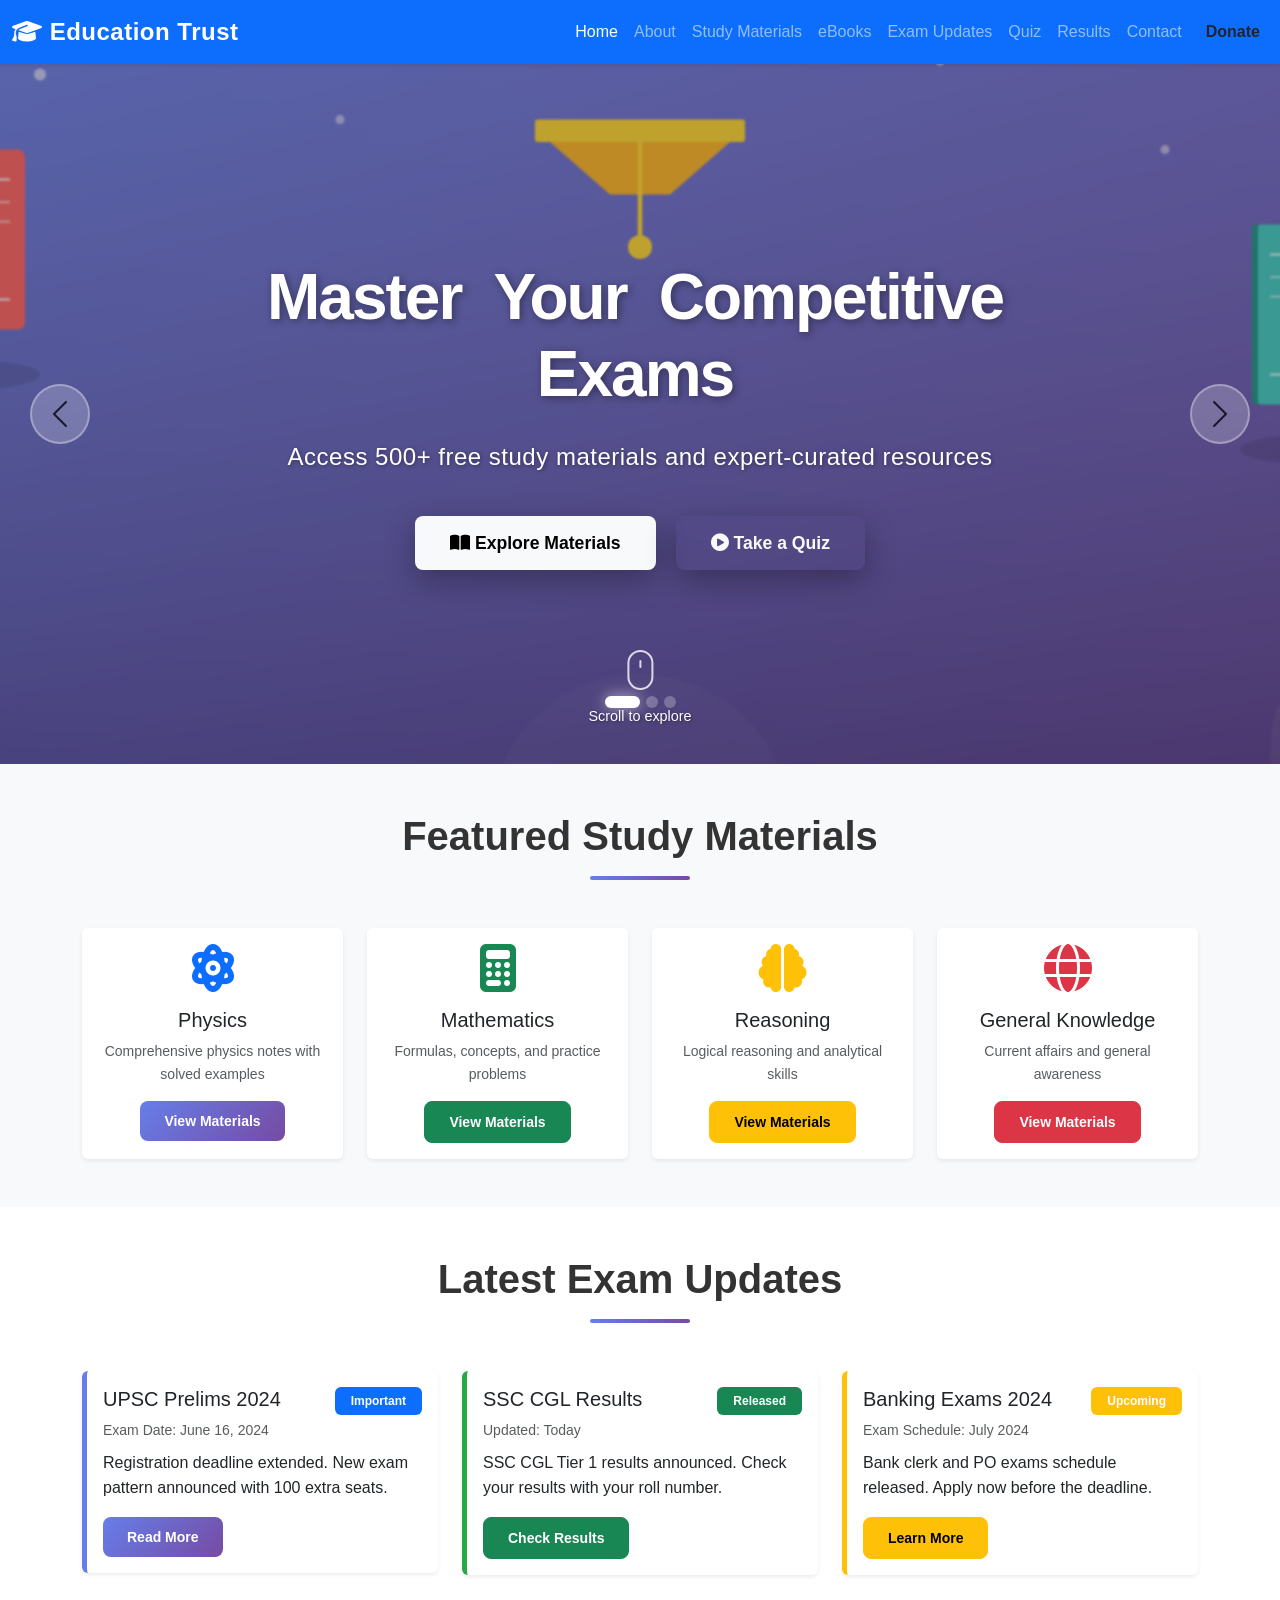
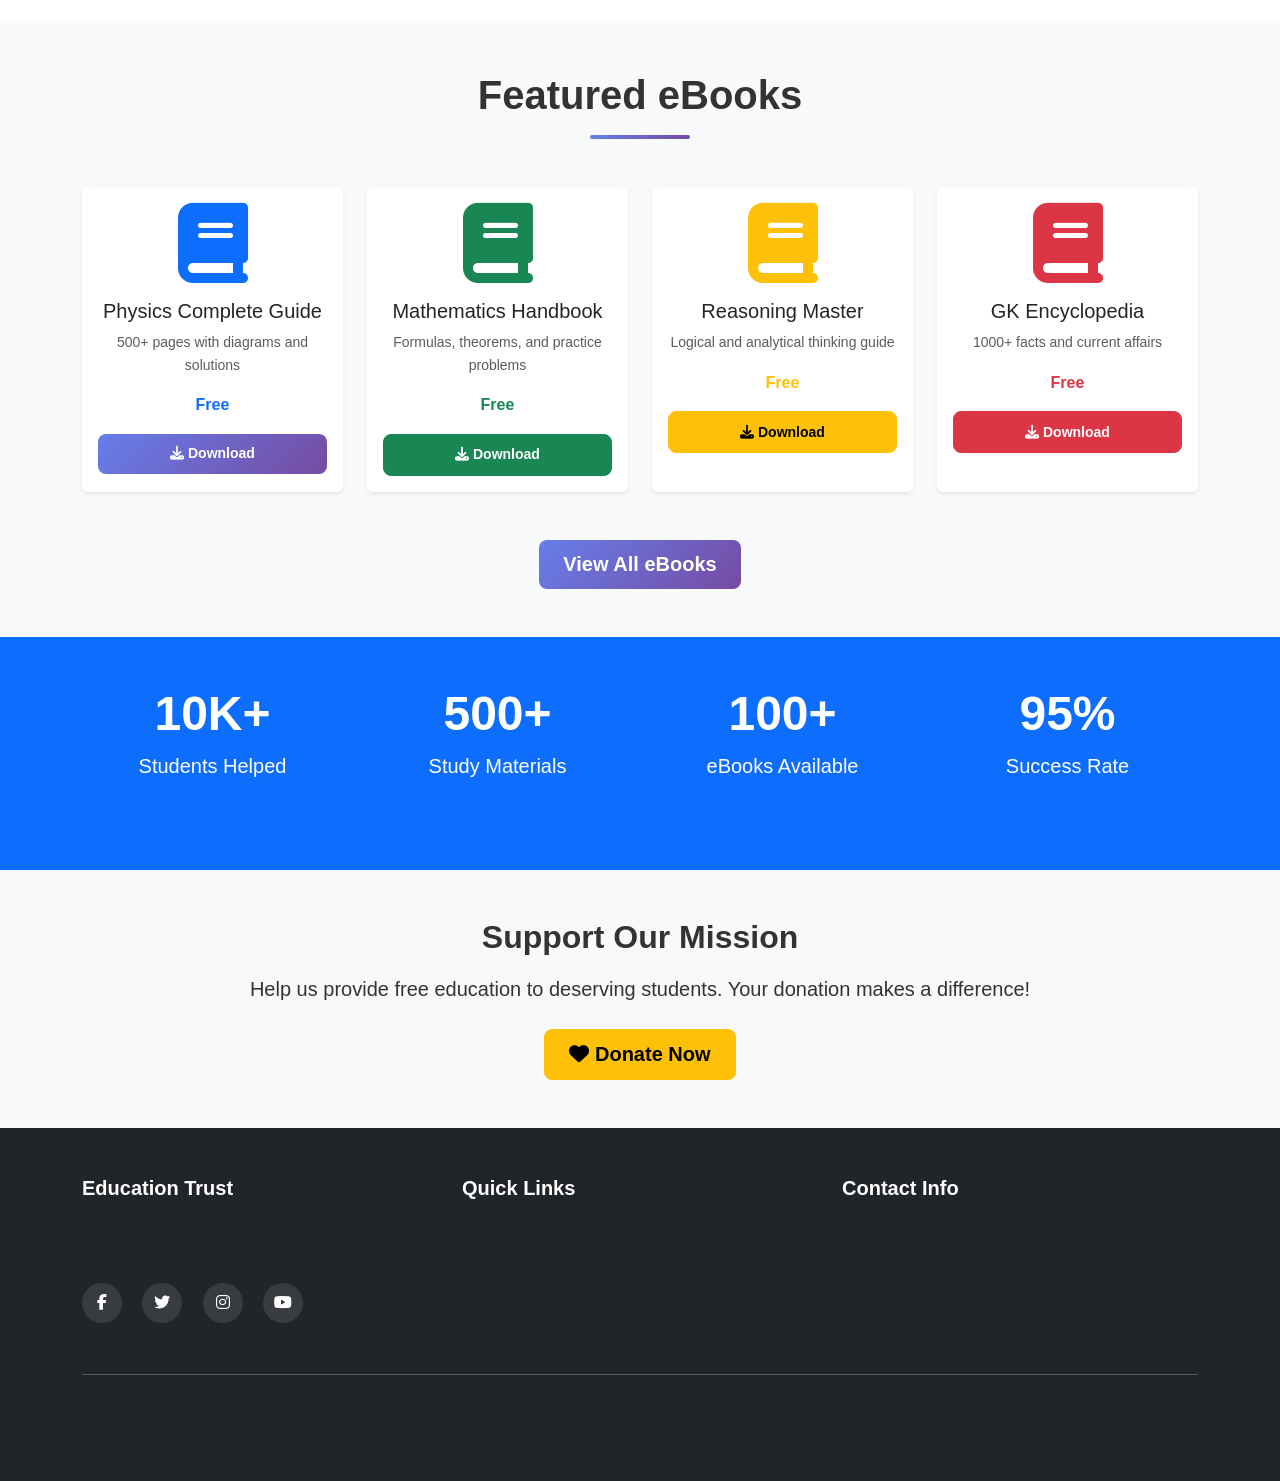
<file: index.html>
<!DOCTYPE html>
<html lang="en">
<head>
    <meta charset="UTF-8">
    <meta name="viewport" content="width=device-width, initial-scale=1.0">
    <title>Education Trust - Free Study Materials & Exam Preparation</title>
    <link href="https://cdn.jsdelivr.net/npm/bootstrap@5.3.0/dist/css/bootstrap.min.css" rel="stylesheet">
    <link rel="stylesheet" href="https://cdnjs.cloudflare.com/ajax/libs/font-awesome/6.4.0/css/all.min.css">
    <link rel="stylesheet" href="css/style.css">
</head>
<body>
    <!-- Navigation Bar -->
    <nav class="navbar navbar-expand-lg navbar-dark bg-primary sticky-top shadow-sm">
        <div class="container-fluid">
            <a class="navbar-brand fw-bold" href="index.html">
                <i class="fas fa-graduation-cap"></i> Education Trust
            </a>
            <button class="navbar-toggler" type="button" data-bs-toggle="collapse" data-bs-target="#navbarNav">
                <span class="navbar-toggler-icon"></span>
            </button>
            <div class="collapse navbar-collapse" id="navbarNav">
                <ul class="navbar-nav ms-auto">
                    <li class="nav-item"><a class="nav-link active" href="index.html">Home</a></li>
                    <li class="nav-item"><a class="nav-link" href="about.html">About</a></li>
                    <li class="nav-item"><a class="nav-link" href="study-material.html">Study Materials</a></li>
                    <li class="nav-item"><a class="nav-link" href="ebooks.html">eBooks</a></li>
                    <li class="nav-item"><a class="nav-link" href="exam-updates.html">Exam Updates</a></li>
                    <li class="nav-item"><a class="nav-link" href="quiz.html">Quiz</a></li>
                    <li class="nav-item"><a class="nav-link" href="result-check.html">Results</a></li>
                    <li class="nav-item"><a class="nav-link" href="contact.html">Contact</a></li>
                    <li class="nav-item"><a class="nav-link btn btn-warning text-dark ms-2" href="donate.html">Donate</a></li>
                </ul>
            </div>
        </div>
    </nav>

    <!-- Hero Banner Slider -->
    <section class="hero-slider-container">
        <!-- Carousel -->
        <div id="heroCarousel" class="carousel slide hero-carousel" data-bs-ride="carousel" data-bs-interval="5000">
            <!-- Indicators -->
            <div class="carousel-indicators">
                <button type="button" data-bs-target="#heroCarousel" data-bs-slide-to="0" class="active" aria-current="true" aria-label="Slide 1"></button>
                <button type="button" data-bs-target="#heroCarousel" data-bs-slide-to="1" aria-label="Slide 2"></button>
                <button type="button" data-bs-target="#heroCarousel" data-bs-slide-to="2" aria-label="Slide 3"></button>
            </div>

            <!-- Carousel Inner -->
            <div class="carousel-inner">
                <!-- Slide 1: Students Learning -->
                <div class="carousel-item active" data-bs-interval="5000">
                    <div class="hero-slide" style="background-image: url('images/banner1.svg'); background-size: cover; background-position: center; background-repeat: no-repeat;">
                        <div class="hero-overlay"></div>
                        <div class="hero-content">
                            <div class="slide-text-wrapper">
                                <h1 class="hero-title slide-title-1">
                                    <span class="word">Master</span>
                                    <span class="word">Your</span>
                                    <span class="word">Competitive</span>
                                    <span class="word">Exams</span>
                                </h1>
                                <p class="hero-subtitle slide-subtitle-1">
                                    Access 500+ free study materials and expert-curated resources
                                </p>
                                <div class="hero-buttons slide-buttons-1">
                                    <a href="study-material.html" class="btn btn-light btn-lg fw-bold">
                                        <i class="fas fa-book-open"></i> Explore Materials
                                    </a>
                                    <a href="quiz.html" class="btn btn-outline-light btn-lg fw-bold">
                                        <i class="fas fa-play-circle"></i> Take a Quiz
                                    </a>
                                </div>
                            </div>
                        </div>
                    </div>
                </div>

                <!-- Slide 2: Success & Achievement -->
                <div class="carousel-item" data-bs-interval="5000">
                    <div class="hero-slide" style="background-image: url('images/banner2.svg'); background-size: cover; background-position: center; background-repeat: no-repeat;">
                        <div class="hero-overlay"></div>
                        <div class="hero-content">
                            <div class="slide-text-wrapper">
                                <h1 class="hero-title slide-title-2">
                                    <span class="word">Unlock</span>
                                    <span class="word">Your</span>
                                    <span class="word">Full</span>
                                    <span class="word">Potential</span>
                                </h1>
                                <p class="hero-subtitle slide-subtitle-2">
                                    Join 10,000+ successful students who achieved their dreams
                                </p>
                                <div class="hero-buttons slide-buttons-2">
                                    <a href="ebooks.html" class="btn btn-light btn-lg fw-bold">
                                        <i class="fas fa-download"></i> Download eBooks
                                    </a>
                                    <a href="about.html" class="btn btn-outline-light btn-lg fw-bold">
                                        <i class="fas fa-info-circle"></i> Our Story
                                    </a>
                                </div>
                            </div>
                        </div>
                    </div>
                </div>

                <!-- Slide 3: Knowledge & Growth -->
                <div class="carousel-item" data-bs-interval="5000">
                    <div class="hero-slide" style="background-image: url('images/banner3.svg'); background-size: cover; background-position: center; background-repeat: no-repeat;">
                        <div class="hero-overlay"></div>
                        <div class="hero-content">
                            <div class="slide-text-wrapper">
                                <h1 class="hero-title slide-title-3">
                                    <span class="word">Elevate</span>
                                    <span class="word">Your</span>
                                    <span class="word">Academic</span>
                                    <span class="word">Journey</span>
                                </h1>
                                <p class="hero-subtitle slide-subtitle-3">
                                    Practice with 1000+ questions and get instant feedback
                                </p>
                                <div class="hero-buttons slide-buttons-3">
                                    <a href="quiz.html" class="btn btn-light btn-lg fw-bold">
                                        <i class="fas fa-graduation-cap"></i> Start Practicing
                                    </a>
                                    <a href="contact.html" class="btn btn-outline-light btn-lg fw-bold">
                                        <i class="fas fa-envelope"></i> Contact Us
                                    </a>
                                </div>
                            </div>
                        </div>
                    </div>
                </div>
            </div>

            <!-- Navigation Controls -->
            <button class="carousel-control-prev" type="button" data-bs-target="#heroCarousel" data-bs-slide="prev">
                <span class="carousel-control-prev-icon" aria-hidden="true"></span>
                <span class="visually-hidden">Previous</span>
            </button>
            <button class="carousel-control-next" type="button" data-bs-target="#heroCarousel" data-bs-slide="next">
                <span class="carousel-control-next-icon" aria-hidden="true"></span>
                <span class="visually-hidden">Next</span>
            </button>
        </div>

        <!-- Scroll Down Indicator -->
        <div class="scroll-indicator">
            <div class="mouse">
                <span></span>
            </div>
            <p>Scroll to explore</p>
        </div>
    </section>

    <!-- Featured Study Materials -->
    <section class="py-5 bg-light">
        <div class="container">
            <h2 class="text-center fw-bold mb-5 section-title">Featured Study Materials</h2>
            <div class="row g-4">
                <div class="col-md-6 col-lg-3">
                    <div class="card material-card h-100 shadow-sm hover-lift">
                        <div class="card-body text-center">
                            <i class="fas fa-atom fa-3x text-primary mb-3"></i>
                            <h5 class="card-title">Physics</h5>
                            <p class="card-text small text-muted">Comprehensive physics notes with solved examples</p>
                            <a href="study-material.html" class="btn btn-sm btn-primary">View Materials</a>
                        </div>
                    </div>
                </div>
                <div class="col-md-6 col-lg-3">
                    <div class="card material-card h-100 shadow-sm hover-lift">
                        <div class="card-body text-center">
                            <i class="fas fa-calculator fa-3x text-success mb-3"></i>
                            <h5 class="card-title">Mathematics</h5>
                            <p class="card-text small text-muted">Formulas, concepts, and practice problems</p>
                            <a href="study-material.html" class="btn btn-sm btn-success">View Materials</a>
                        </div>
                    </div>
                </div>
                <div class="col-md-6 col-lg-3">
                    <div class="card material-card h-100 shadow-sm hover-lift">
                        <div class="card-body text-center">
                            <i class="fas fa-brain fa-3x text-warning mb-3"></i>
                            <h5 class="card-title">Reasoning</h5>
                            <p class="card-text small text-muted">Logical reasoning and analytical skills</p>
                            <a href="study-material.html" class="btn btn-sm btn-warning">View Materials</a>
                        </div>
                    </div>
                </div>
                <div class="col-md-6 col-lg-3">
                    <div class="card material-card h-100 shadow-sm hover-lift">
                        <div class="card-body text-center">
                            <i class="fas fa-globe fa-3x text-danger mb-3"></i>
                            <h5 class="card-title">General Knowledge</h5>
                            <p class="card-text small text-muted">Current affairs and general awareness</p>
                            <a href="study-material.html" class="btn btn-sm btn-danger">View Materials</a>
                        </div>
                    </div>
                </div>
            </div>
        </div>
    </section>

    <!-- Latest Exam Updates -->
    <section class="py-5">
        <div class="container">
            <h2 class="text-center fw-bold mb-5 section-title">Latest Exam Updates</h2>
            <div class="row g-4">
                <div class="col-md-6 col-lg-4">
                    <div class="card border-left-primary update-card shadow-sm">
                        <div class="card-body">
                            <div class="d-flex justify-content-between align-items-start">
                                <h5 class="card-title">UPSC Prelims 2024</h5>
                                <span class="badge bg-primary">Important</span>
                            </div>
                            <p class="card-text text-muted small mb-2">Exam Date: June 16, 2024</p>
                            <p class="card-text">Registration deadline extended. New exam pattern announced with 100 extra seats.</p>
                            <a href="exam-updates.html" class="btn btn-sm btn-primary">Read More</a>
                        </div>
                    </div>
                </div>
                <div class="col-md-6 col-lg-4">
                    <div class="card border-left-success update-card shadow-sm">
                        <div class="card-body">
                            <div class="d-flex justify-content-between align-items-start">
                                <h5 class="card-title">SSC CGL Results</h5>
                                <span class="badge bg-success">Released</span>
                            </div>
                            <p class="card-text text-muted small mb-2">Updated: Today</p>
                            <p class="card-text">SSC CGL Tier 1 results announced. Check your results with your roll number.</p>
                            <a href="result-check.html" class="btn btn-sm btn-success">Check Results</a>
                        </div>
                    </div>
                </div>
                <div class="col-md-6 col-lg-4">
                    <div class="card border-left-warning update-card shadow-sm">
                        <div class="card-body">
                            <div class="d-flex justify-content-between align-items-start">
                                <h5 class="card-title">Banking Exams 2024</h5>
                                <span class="badge bg-warning">Upcoming</span>
                            </div>
                            <p class="card-text text-muted small mb-2">Exam Schedule: July 2024</p>
                            <p class="card-text">Bank clerk and PO exams schedule released. Apply now before the deadline.</p>
                            <a href="exam-updates.html" class="btn btn-sm btn-warning">Learn More</a>
                        </div>
                    </div>
                </div>
            </div>
        </div>
    </section>

    <!-- Featured eBooks -->
    <section class="py-5 bg-light">
        <div class="container">
            <h2 class="text-center fw-bold mb-5 section-title">Featured eBooks</h2>
            <div class="row g-4">
                <div class="col-md-6 col-lg-3">
                    <div class="card book-card h-100 shadow-sm hover-lift text-center">
                        <div class="card-body">
                            <i class="fas fa-book fa-5x text-primary mb-3"></i>
                            <h5 class="card-title">Physics Complete Guide</h5>
                            <p class="card-text small text-muted">500+ pages with diagrams and solutions</p>
                            <p class="fw-bold text-primary">Free</p>
                            <a href="#" class="btn btn-sm btn-primary w-100">
                                <i class="fas fa-download"></i> Download
                            </a>
                        </div>
                    </div>
                </div>
                <div class="col-md-6 col-lg-3">
                    <div class="card book-card h-100 shadow-sm hover-lift text-center">
                        <div class="card-body">
                            <i class="fas fa-book fa-5x text-success mb-3"></i>
                            <h5 class="card-title">Mathematics Handbook</h5>
                            <p class="card-text small text-muted">Formulas, theorems, and practice problems</p>
                            <p class="fw-bold text-success">Free</p>
                            <a href="#" class="btn btn-sm btn-success w-100">
                                <i class="fas fa-download"></i> Download
                            </a>
                        </div>
                    </div>
                </div>
                <div class="col-md-6 col-lg-3">
                    <div class="card book-card h-100 shadow-sm hover-lift text-center">
                        <div class="card-body">
                            <i class="fas fa-book fa-5x text-warning mb-3"></i>
                            <h5 class="card-title">Reasoning Master</h5>
                            <p class="card-text small text-muted">Logical and analytical thinking guide</p>
                            <p class="fw-bold text-warning">Free</p>
                            <a href="#" class="btn btn-sm btn-warning w-100">
                                <i class="fas fa-download"></i> Download
                            </a>
                        </div>
                    </div>
                </div>
                <div class="col-md-6 col-lg-3">
                    <div class="card book-card h-100 shadow-sm hover-lift text-center">
                        <div class="card-body">
                            <i class="fas fa-book fa-5x text-danger mb-3"></i>
                            <h5 class="card-title">GK Encyclopedia</h5>
                            <p class="card-text small text-muted">1000+ facts and current affairs</p>
                            <p class="fw-bold text-danger">Free</p>
                            <a href="#" class="btn btn-sm btn-danger w-100">
                                <i class="fas fa-download"></i> Download
                            </a>
                        </div>
                    </div>
                </div>
            </div>
            <div class="text-center mt-5">
                <a href="ebooks.html" class="btn btn-lg btn-primary">View All eBooks</a>
            </div>
        </div>
    </section>

    <!-- Stats Section -->
    <section class="py-5 bg-primary text-white">
        <div class="container">
            <div class="row text-center">
                <div class="col-md-3 col-6 mb-4">
                    <h3 class="display-5 fw-bold">10K+</h3>
                    <p class="lead">Students Helped</p>
                </div>
                <div class="col-md-3 col-6 mb-4">
                    <h3 class="display-5 fw-bold">500+</h3>
                    <p class="lead">Study Materials</p>
                </div>
                <div class="col-md-3 col-6 mb-4">
                    <h3 class="display-5 fw-bold">100+</h3>
                    <p class="lead">eBooks Available</p>
                </div>
                <div class="col-md-3 col-6 mb-4">
                    <h3 class="display-5 fw-bold">95%</h3>
                    <p class="lead">Success Rate</p>
                </div>
            </div>
        </div>
    </section>

    <!-- Call to Action -->
    <section class="py-5 bg-light">
        <div class="container text-center">
            <h2 class="fw-bold mb-3">Support Our Mission</h2>
            <p class="lead mb-4">Help us provide free education to deserving students. Your donation makes a difference!</p>
            <a href="donate.html" class="btn btn-lg btn-warning fw-bold">
                <i class="fas fa-heart"></i> Donate Now
            </a>
        </div>
    </section>

    <!-- Footer -->
    <footer class="bg-dark text-white py-5">
        <div class="container">
            <div class="row">
                <div class="col-md-4 mb-4">
                    <h5 class="fw-bold mb-3">Education Trust</h5>
                    <p class="text-muted">Empowering students with free quality education and exam preparation resources.</p>
                    <div class="social-links mt-3">
                        <a href="#" class="text-white me-3"><i class="fab fa-facebook-f"></i></a>
                        <a href="#" class="text-white me-3"><i class="fab fa-twitter"></i></a>
                        <a href="#" class="text-white me-3"><i class="fab fa-instagram"></i></a>
                        <a href="#" class="text-white me-3"><i class="fab fa-youtube"></i></a>
                    </div>
                </div>
                <div class="col-md-4 mb-4">
                    <h5 class="fw-bold mb-3">Quick Links</h5>
                    <ul class="list-unstyled">
                        <li><a href="about.html" class="text-muted text-decoration-none">About Us</a></li>
                        <li><a href="study-material.html" class="text-muted text-decoration-none">Study Materials</a></li>
                        <li><a href="ebooks.html" class="text-muted text-decoration-none">eBooks</a></li>
                        <li><a href="quiz.html" class="text-muted text-decoration-none">Practice Quiz</a></li>
                    </ul>
                </div>
                <div class="col-md-4 mb-4">
                    <h5 class="fw-bold mb-3">Contact Info</h5>
                    <p class="text-muted mb-2"><i class="fas fa-envelope"></i> Email: info@educationtrust.com</p>
                    <p class="text-muted mb-2"><i class="fas fa-phone"></i> Phone: +91 98765 43210</p>
                    <p class="text-muted"><i class="fas fa-map-marker-alt"></i> Location: India</p>
                </div>
            </div>
            <hr class="bg-secondary">
            <div class="text-center text-muted">
                <p>&copy; 2024 Education Trust. All rights reserved. | <a href="#" class="text-muted">Privacy Policy</a></p>
            </div>
        </div>
    </footer>

    <script src="https://cdn.jsdelivr.net/npm/bootstrap@5.3.0/dist/js/bootstrap.bundle.min.js"></script>
    <script src="js/script.js"></script>
</body>
</html>
</file>
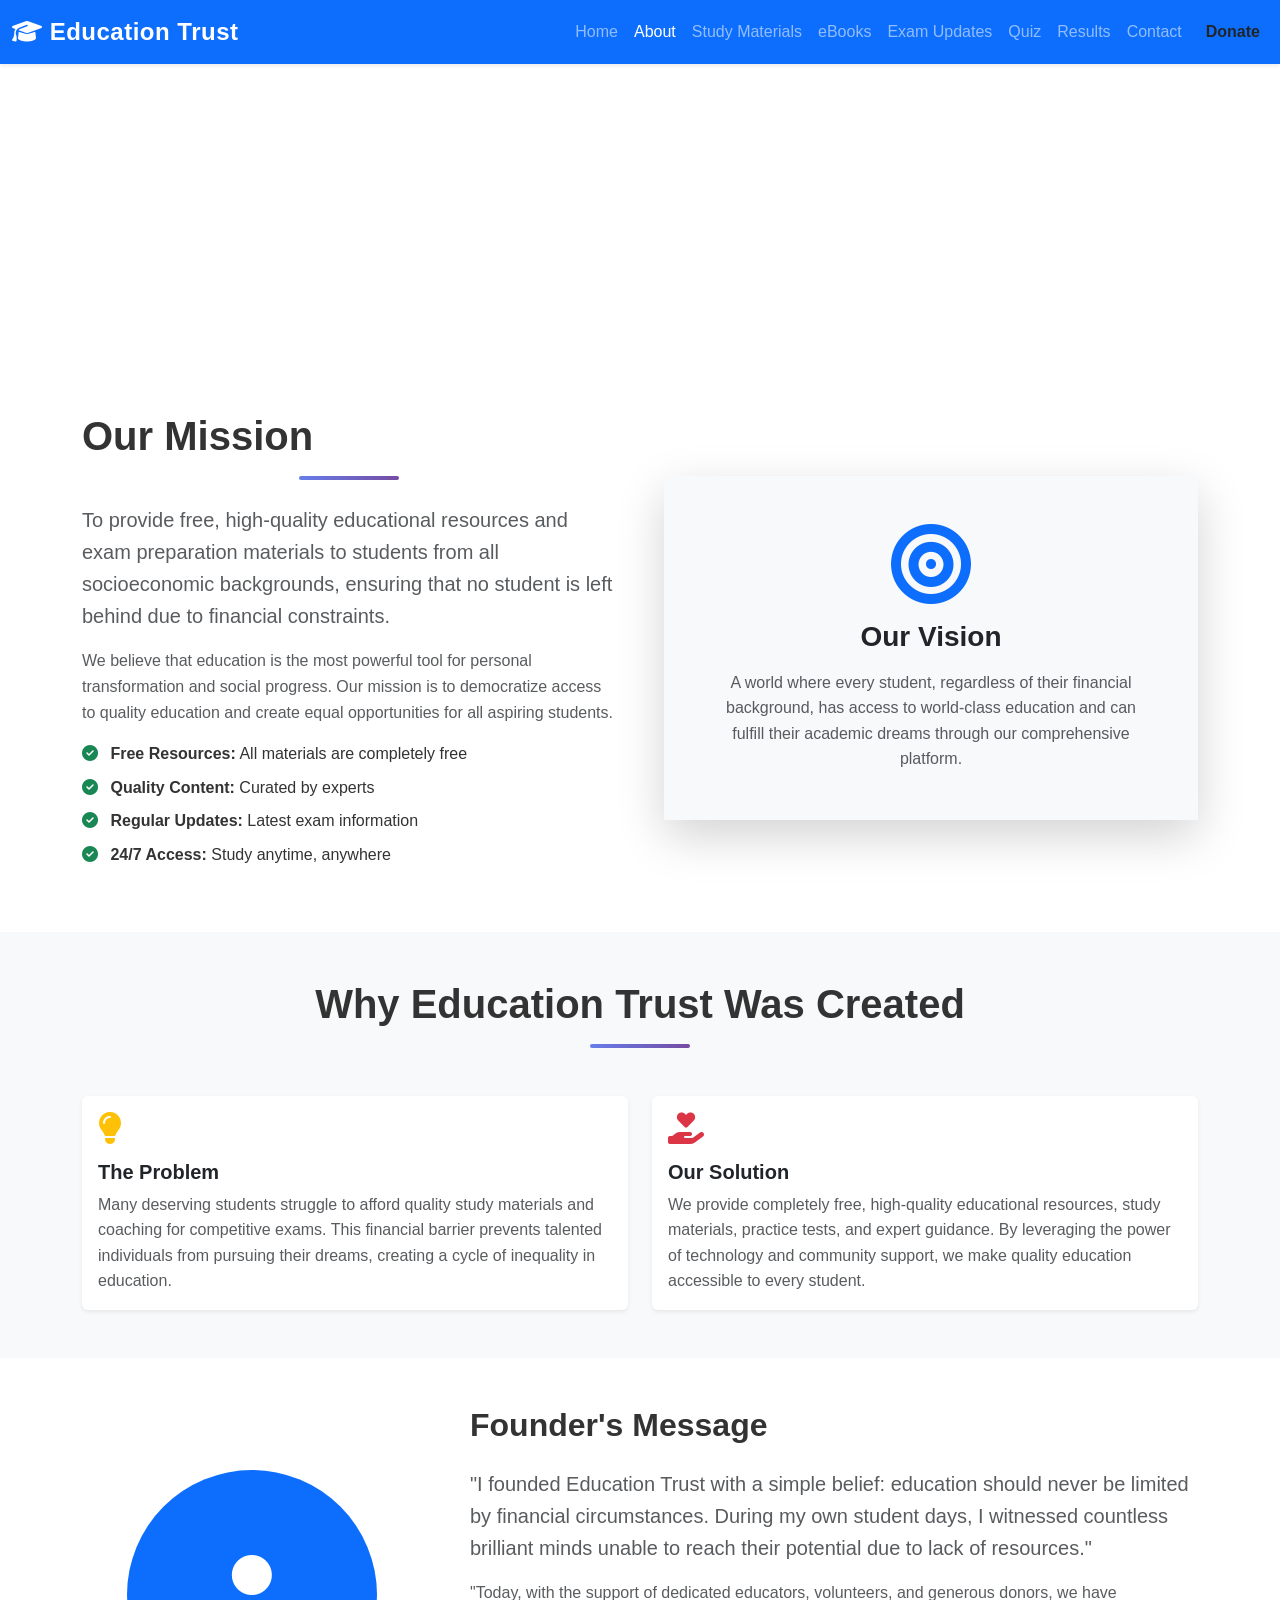
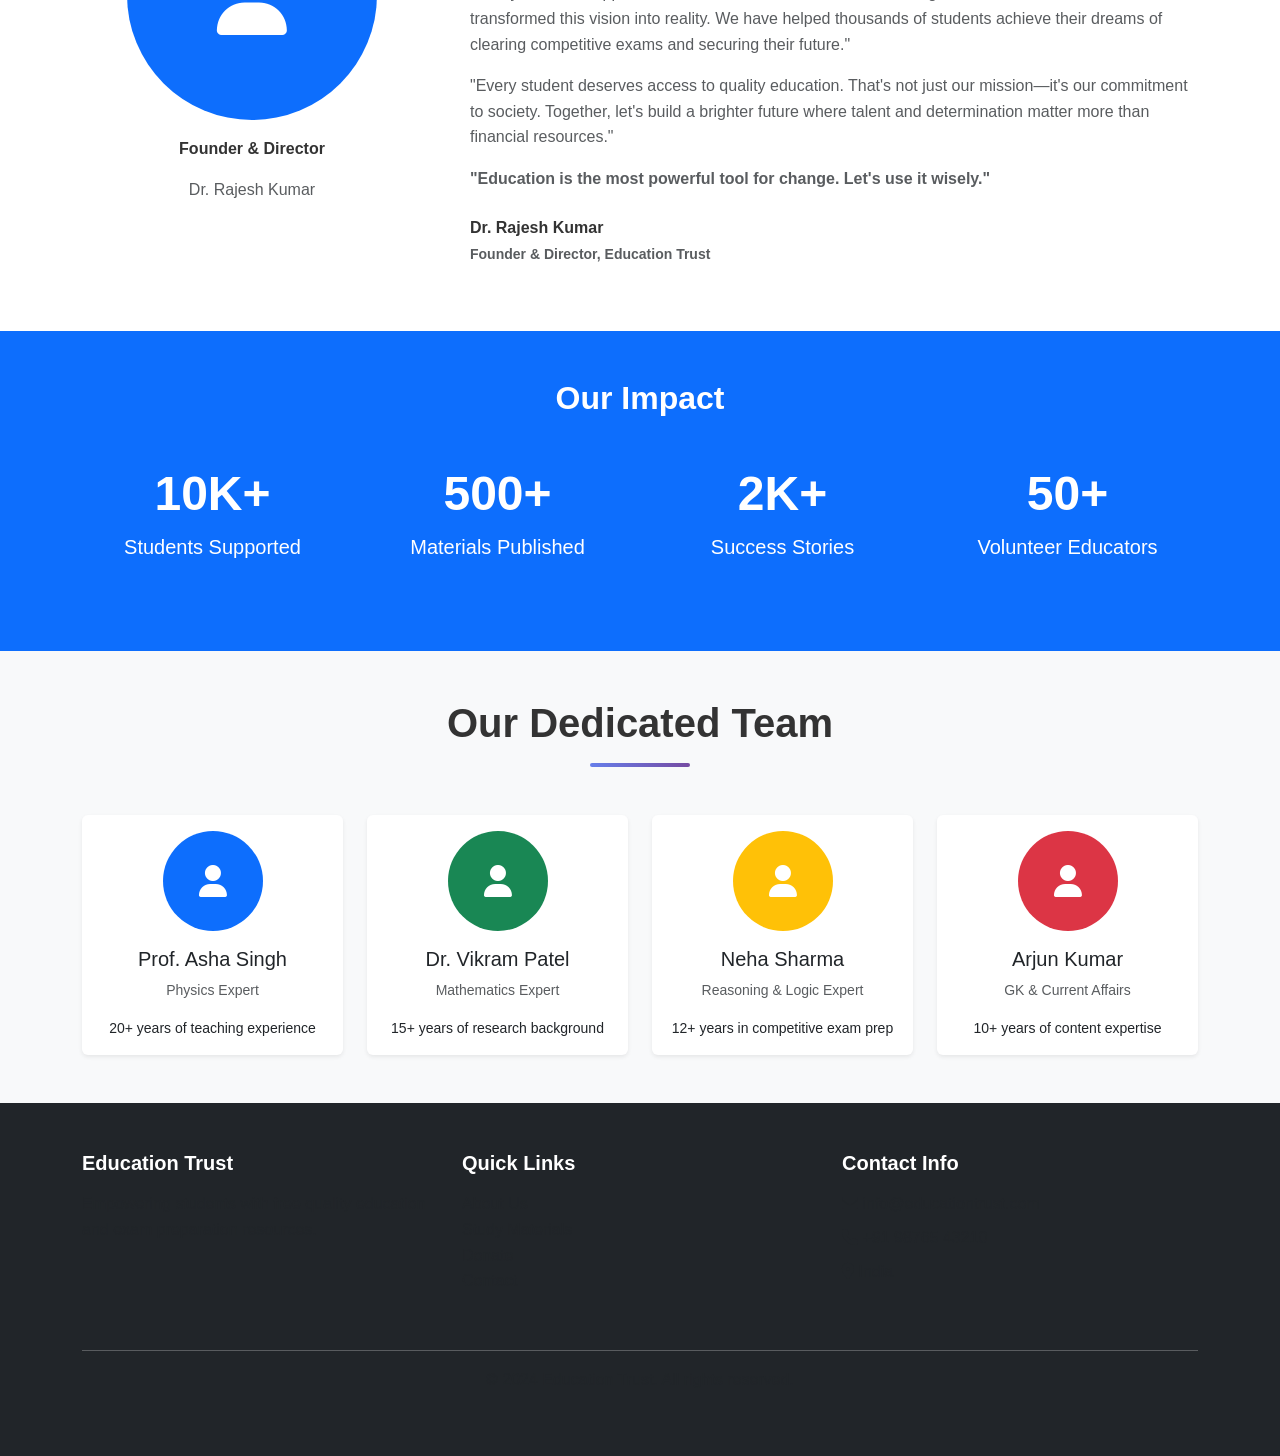
<file: about.html>
<!DOCTYPE html>
<html lang="en">
<head>
    <meta charset="UTF-8">
    <meta name="viewport" content="width=device-width, initial-scale=1.0">
    <title>About Us - Education Trust</title>
    <link href="https://cdn.jsdelivr.net/npm/bootstrap@5.3.0/dist/css/bootstrap.min.css" rel="stylesheet">
    <link rel="stylesheet" href="https://cdnjs.cloudflare.com/ajax/libs/font-awesome/6.4.0/css/all.min.css">
    <link rel="stylesheet" href="css/style.css">
</head>
<body>
    <!-- Navigation Bar -->
    <nav class="navbar navbar-expand-lg navbar-dark bg-primary sticky-top shadow-sm">
        <div class="container-fluid">
            <a class="navbar-brand fw-bold" href="index.html">
                <i class="fas fa-graduation-cap"></i> Education Trust
            </a>
            <button class="navbar-toggler" type="button" data-bs-toggle="collapse" data-bs-target="#navbarNav">
                <span class="navbar-toggler-icon"></span>
            </button>
            <div class="collapse navbar-collapse" id="navbarNav">
                <ul class="navbar-nav ms-auto">
                    <li class="nav-item"><a class="nav-link" href="index.html">Home</a></li>
                    <li class="nav-item"><a class="nav-link active" href="about.html">About</a></li>
                    <li class="nav-item"><a class="nav-link" href="study-material.html">Study Materials</a></li>
                    <li class="nav-item"><a class="nav-link" href="ebooks.html">eBooks</a></li>
                    <li class="nav-item"><a class="nav-link" href="exam-updates.html">Exam Updates</a></li>
                    <li class="nav-item"><a class="nav-link" href="quiz.html">Quiz</a></li>
                    <li class="nav-item"><a class="nav-link" href="result-check.html">Results</a></li>
                    <li class="nav-item"><a class="nav-link" href="contact.html">Contact</a></li>
                    <li class="nav-item"><a class="nav-link btn btn-warning text-dark ms-2" href="donate.html">Donate</a></li>
                </ul>
            </div>
        </div>
    </nav>

    <!-- Hero Section -->
    <section class="hero-banner bg-gradient text-white d-flex align-items-center justify-content-center" style="height: 300px; background: linear-gradient(135deg, #667eea 0%, #764ba2 100%);">
        <div class="container text-center">
            <h1 class="display-4 fw-bold">About Education Trust</h1>
            <p class="lead">Transforming Lives Through Quality Education</p>
        </div>
    </section>

    <!-- Mission & Vision -->
    <section class="py-5">
        <div class="container">
            <div class="row g-5 align-items-center">
                <div class="col-lg-6">
                    <h2 class="fw-bold mb-4 section-title">Our Mission</h2>
                    <p class="lead text-muted mb-3">
                        To provide free, high-quality educational resources and exam preparation materials to students from all socioeconomic backgrounds, ensuring that no student is left behind due to financial constraints.
                    </p>
                    <p class="text-muted mb-3">
                        We believe that education is the most powerful tool for personal transformation and social progress. Our mission is to democratize access to quality education and create equal opportunities for all aspiring students.
                    </p>
                    <ul class="list-unstyled">
                        <li class="mb-2"><i class="fas fa-check-circle text-success me-2"></i> <strong>Free Resources:</strong> All materials are completely free</li>
                        <li class="mb-2"><i class="fas fa-check-circle text-success me-2"></i> <strong>Quality Content:</strong> Curated by experts</li>
                        <li class="mb-2"><i class="fas fa-check-circle text-success me-2"></i> <strong>Regular Updates:</strong> Latest exam information</li>
                        <li class="mb-2"><i class="fas fa-check-circle text-success me-2"></i> <strong>24/7 Access:</strong> Study anytime, anywhere</li>
                    </ul>
                </div>
                <div class="col-lg-6">
                    <div class="card shadow-lg">
                        <div class="card-body p-5 text-center bg-light">
                            <i class="fas fa-bullseye fa-5x text-primary mb-3"></i>
                            <h3 class="fw-bold mb-3">Our Vision</h3>
                            <p class="card-text text-muted">
                                A world where every student, regardless of their financial background, has access to world-class education and can fulfill their academic dreams through our comprehensive platform.
                            </p>
                        </div>
                    </div>
                </div>
            </div>
        </div>
    </section>

    <!-- Why We Were Created -->
    <section class="py-5 bg-light">
        <div class="container">
            <h2 class="text-center fw-bold mb-5 section-title">Why Education Trust Was Created</h2>
            <div class="row g-4">
                <div class="col-md-6">
                    <div class="card shadow-sm h-100">
                        <div class="card-body">
                            <i class="fas fa-lightbulb fa-2x text-warning mb-3"></i>
                            <h5 class="card-title fw-bold">The Problem</h5>
                            <p class="card-text text-muted">
                                Many deserving students struggle to afford quality study materials and coaching for competitive exams. This financial barrier prevents talented individuals from pursuing their dreams, creating a cycle of inequality in education.
                            </p>
                        </div>
                    </div>
                </div>
                <div class="col-md-6">
                    <div class="card shadow-sm h-100">
                        <div class="card-body">
                            <i class="fas fa-hand-holding-heart fa-2x text-danger mb-3"></i>
                            <h5 class="card-title fw-bold">Our Solution</h5>
                            <p class="card-text text-muted">
                                We provide completely free, high-quality educational resources, study materials, practice tests, and expert guidance. By leveraging the power of technology and community support, we make quality education accessible to every student.
                            </p>
                        </div>
                    </div>
                </div>
            </div>
        </div>
    </section>

    <!-- Founder Message -->
    <section class="py-5">
        <div class="container">
            <div class="row align-items-center g-5">
                <div class="col-lg-4 text-center">
                    <div class="position-relative">
                        <div class="rounded-circle bg-primary d-flex align-items-center justify-content-center mx-auto" style="width: 250px; height: 250px;">
                            <i class="fas fa-user fa-5x text-white"></i>
                        </div>
                        <p class="text-center mt-3 fw-bold">Founder & Director</p>
                        <p class="text-center text-muted">Dr. Rajesh Kumar</p>
                    </div>
                </div>
                <div class="col-lg-8">
                    <h2 class="fw-bold mb-4">Founder's Message</h2>
                    <p class="lead text-muted mb-3">
                        "I founded Education Trust with a simple belief: education should never be limited by financial circumstances. During my own student days, I witnessed countless brilliant minds unable to reach their potential due to lack of resources."
                    </p>
                    <p class="text-muted mb-3">
                        "Today, with the support of dedicated educators, volunteers, and generous donors, we have transformed this vision into reality. We have helped thousands of students achieve their dreams of clearing competitive exams and securing their future."
                    </p>
                    <p class="text-muted mb-3">
                        "Every student deserves access to quality education. That's not just our mission—it's our commitment to society. Together, let's build a brighter future where talent and determination matter more than financial resources."
                    </p>
                    <p class="text-muted">
                        <strong>"Education is the most powerful tool for change. Let's use it wisely."</strong>
                    </p>
                    <p class="mt-4 fw-bold">Dr. Rajesh Kumar<br><small class="text-muted">Founder & Director, Education Trust</small></p>
                </div>
            </div>
        </div>
    </section>

    <!-- Impact Stats -->
    <section class="py-5 bg-primary text-white">
        <div class="container">
            <h2 class="text-center fw-bold mb-5">Our Impact</h2>
            <div class="row text-center">
                <div class="col-md-3 col-6 mb-4">
                    <h3 class="display-5 fw-bold">10K+</h3>
                    <p class="lead">Students Supported</p>
                </div>
                <div class="col-md-3 col-6 mb-4">
                    <h3 class="display-5 fw-bold">500+</h3>
                    <p class="lead">Materials Published</p>
                </div>
                <div class="col-md-3 col-6 mb-4">
                    <h3 class="display-5 fw-bold">2K+</h3>
                    <p class="lead">Success Stories</p>
                </div>
                <div class="col-md-3 col-6 mb-4">
                    <h3 class="display-5 fw-bold">50+</h3>
                    <p class="lead">Volunteer Educators</p>
                </div>
            </div>
        </div>
    </section>

    <!-- Our Team -->
    <section class="py-5 bg-light">
        <div class="container">
            <h2 class="text-center fw-bold mb-5 section-title">Our Dedicated Team</h2>
            <div class="row g-4">
                <div class="col-md-6 col-lg-3">
                    <div class="card text-center shadow-sm">
                        <div class="card-body">
                            <div class="rounded-circle bg-primary d-flex align-items-center justify-content-center mx-auto mb-3" style="width: 100px; height: 100px;">
                                <i class="fas fa-user fa-2x text-white"></i>
                            </div>
                            <h5 class="card-title">Prof. Asha Singh</h5>
                            <p class="card-text text-muted small">Physics Expert</p>
                            <p class="card-text small">20+ years of teaching experience</p>
                        </div>
                    </div>
                </div>
                <div class="col-md-6 col-lg-3">
                    <div class="card text-center shadow-sm">
                        <div class="card-body">
                            <div class="rounded-circle bg-success d-flex align-items-center justify-content-center mx-auto mb-3" style="width: 100px; height: 100px;">
                                <i class="fas fa-user fa-2x text-white"></i>
                            </div>
                            <h5 class="card-title">Dr. Vikram Patel</h5>
                            <p class="card-text text-muted small">Mathematics Expert</p>
                            <p class="card-text small">15+ years of research background</p>
                        </div>
                    </div>
                </div>
                <div class="col-md-6 col-lg-3">
                    <div class="card text-center shadow-sm">
                        <div class="card-body">
                            <div class="rounded-circle bg-warning d-flex align-items-center justify-content-center mx-auto mb-3" style="width: 100px; height: 100px;">
                                <i class="fas fa-user fa-2x text-white"></i>
                            </div>
                            <h5 class="card-title">Neha Sharma</h5>
                            <p class="card-text text-muted small">Reasoning & Logic Expert</p>
                            <p class="card-text small">12+ years in competitive exam prep</p>
                        </div>
                    </div>
                </div>
                <div class="col-md-6 col-lg-3">
                    <div class="card text-center shadow-sm">
                        <div class="card-body">
                            <div class="rounded-circle bg-danger d-flex align-items-center justify-content-center mx-auto mb-3" style="width: 100px; height: 100px;">
                                <i class="fas fa-user fa-2x text-white"></i>
                            </div>
                            <h5 class="card-title">Arjun Kumar</h5>
                            <p class="card-text text-muted small">GK & Current Affairs</p>
                            <p class="card-text small">10+ years of content expertise</p>
                        </div>
                    </div>
                </div>
            </div>
        </div>
    </section>

    <!-- Footer -->
    <footer class="bg-dark text-white py-5">
        <div class="container">
            <div class="row">
                <div class="col-md-4 mb-4">
                    <h5 class="fw-bold mb-3">Education Trust</h5>
                    <p class="text-muted">Empowering students with free quality education and exam preparation resources.</p>
                </div>
                <div class="col-md-4 mb-4">
                    <h5 class="fw-bold mb-3">Quick Links</h5>
                    <ul class="list-unstyled">
                        <li><a href="about.html" class="text-muted text-decoration-none">About Us</a></li>
                        <li><a href="study-material.html" class="text-muted text-decoration-none">Study Materials</a></li>
                        <li><a href="donate.html" class="text-muted text-decoration-none">Donate</a></li>
                        <li><a href="contact.html" class="text-muted text-decoration-none">Contact</a></li>
                    </ul>
                </div>
                <div class="col-md-4 mb-4">
                    <h5 class="fw-bold mb-3">Contact Info</h5>
                    <p class="text-muted mb-2"><i class="fas fa-envelope"></i> info@educationtrust.com</p>
                    <p class="text-muted mb-2"><i class="fas fa-phone"></i> +91 98765 43210</p>
                    <p class="text-muted"><i class="fas fa-map-marker-alt"></i> India</p>
                </div>
            </div>
            <hr class="bg-secondary">
            <div class="text-center text-muted">
                <p>&copy; 2024 Education Trust. All rights reserved.</p>
            </div>
        </div>
    </footer>

    <script src="https://cdn.jsdelivr.net/npm/bootstrap@5.3.0/dist/js/bootstrap.bundle.min.js"></script>
    <script src="js/script.js"></script>
</body>
</html>
</file>
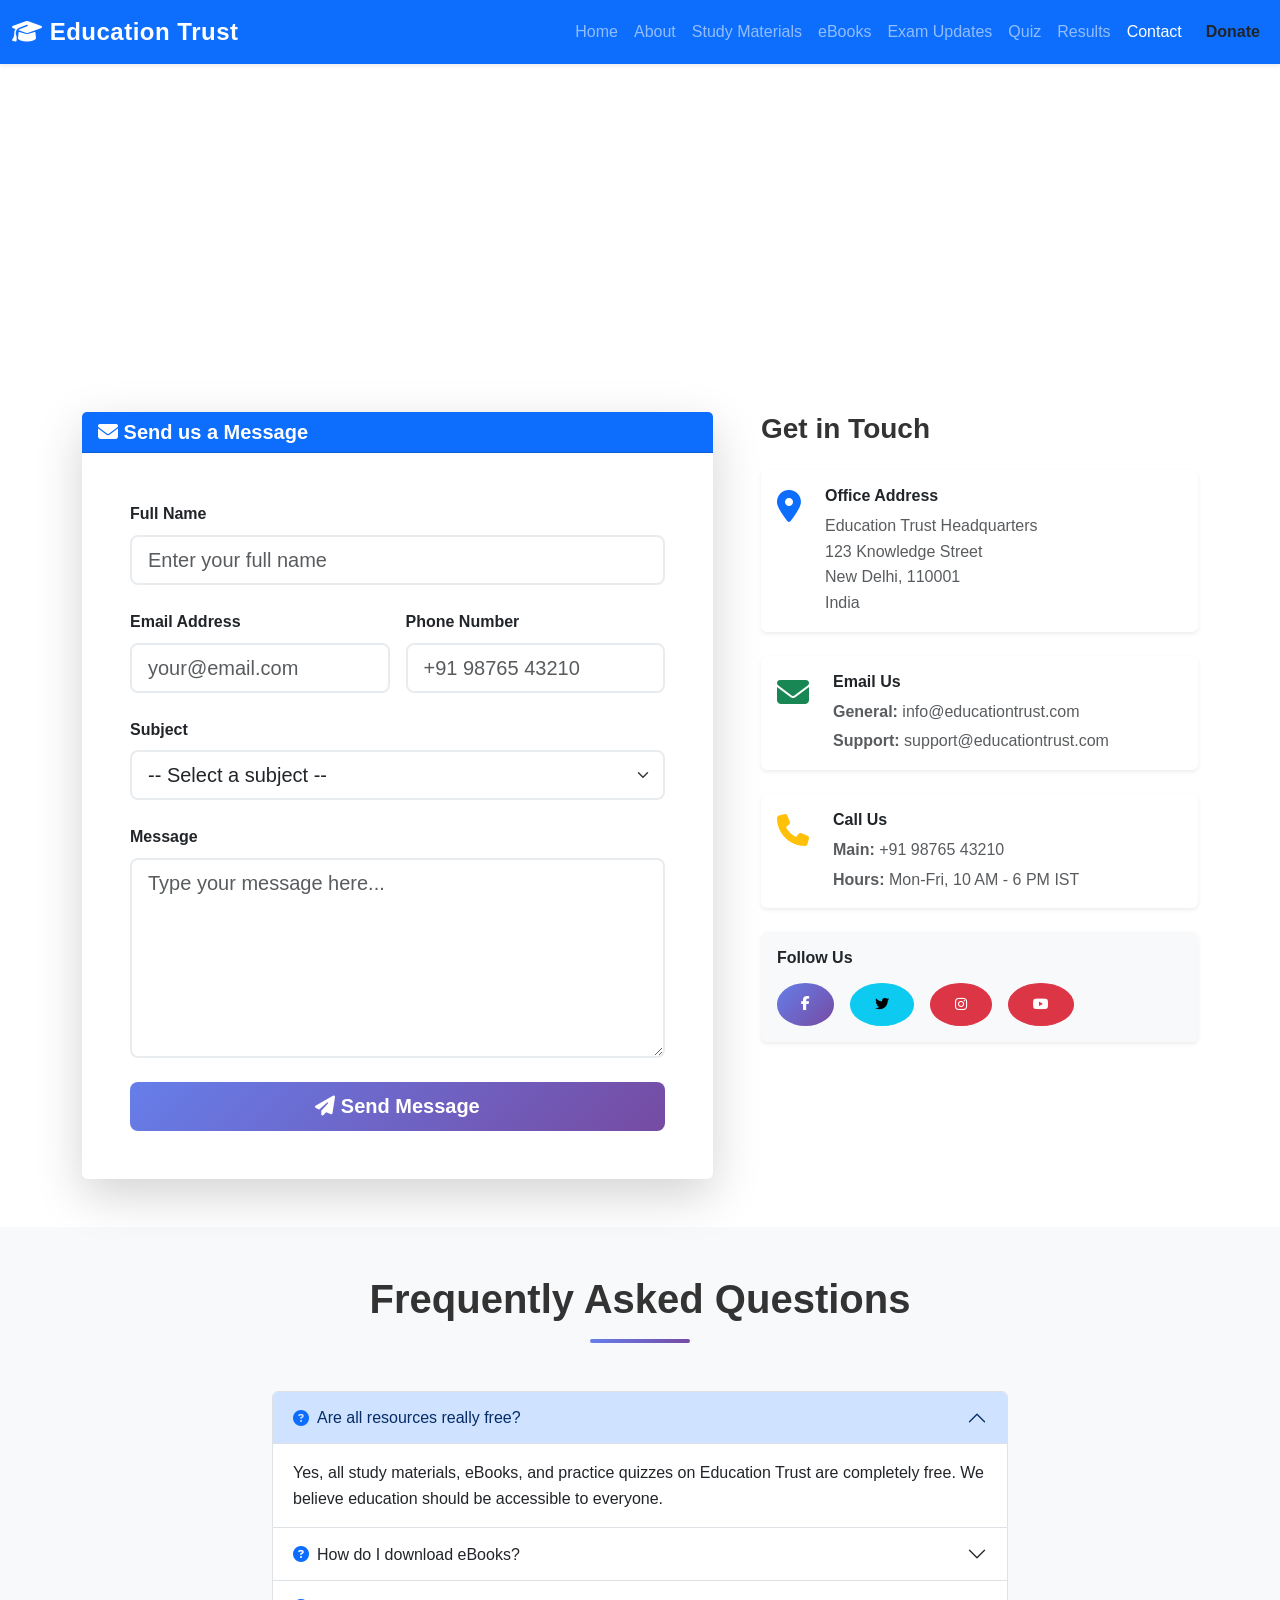
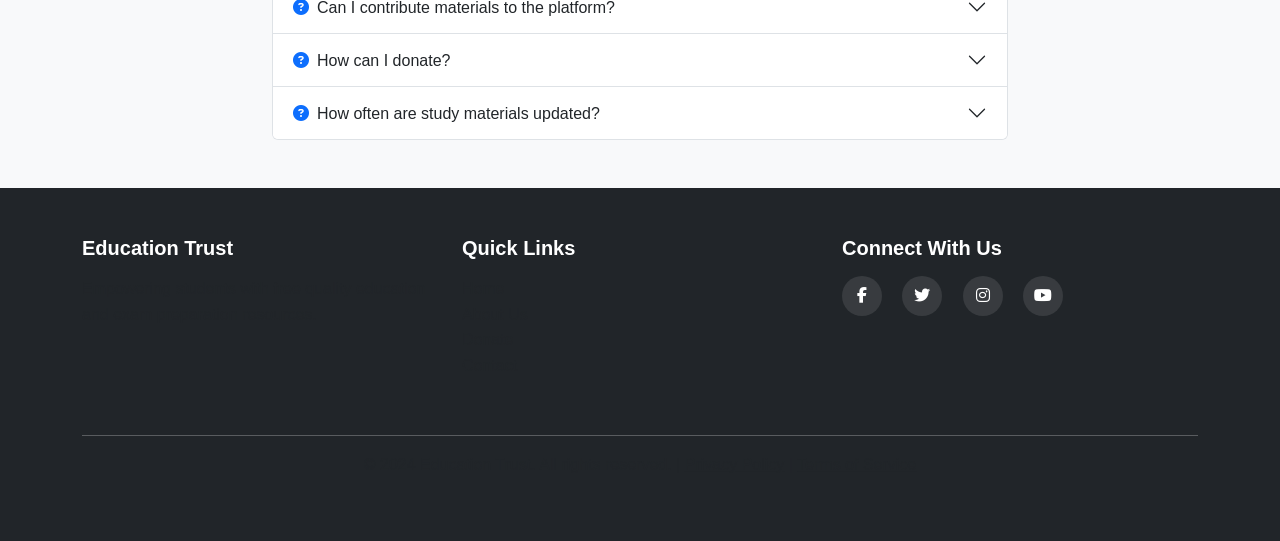
<file: contact.html>
<!DOCTYPE html>
<html lang="en">
<head>
    <meta charset="UTF-8">
    <meta name="viewport" content="width=device-width, initial-scale=1.0">
    <title>Contact Us - Education Trust</title>
    <link href="https://cdn.jsdelivr.net/npm/bootstrap@5.3.0/dist/css/bootstrap.min.css" rel="stylesheet">
    <link rel="stylesheet" href="https://cdnjs.cloudflare.com/ajax/libs/font-awesome/6.4.0/css/all.min.css">
    <link rel="stylesheet" href="css/style.css">
</head>
<body>
    <!-- Navigation Bar -->
    <nav class="navbar navbar-expand-lg navbar-dark bg-primary sticky-top shadow-sm">
        <div class="container-fluid">
            <a class="navbar-brand fw-bold" href="index.html">
                <i class="fas fa-graduation-cap"></i> Education Trust
            </a>
            <button class="navbar-toggler" type="button" data-bs-toggle="collapse" data-bs-target="#navbarNav">
                <span class="navbar-toggler-icon"></span>
            </button>
            <div class="collapse navbar-collapse" id="navbarNav">
                <ul class="navbar-nav ms-auto">
                    <li class="nav-item"><a class="nav-link" href="index.html">Home</a></li>
                    <li class="nav-item"><a class="nav-link" href="about.html">About</a></li>
                    <li class="nav-item"><a class="nav-link" href="study-material.html">Study Materials</a></li>
                    <li class="nav-item"><a class="nav-link" href="ebooks.html">eBooks</a></li>
                    <li class="nav-item"><a class="nav-link" href="exam-updates.html">Exam Updates</a></li>
                    <li class="nav-item"><a class="nav-link" href="quiz.html">Quiz</a></li>
                    <li class="nav-item"><a class="nav-link" href="result-check.html">Results</a></li>
                    <li class="nav-item"><a class="nav-link active" href="contact.html">Contact</a></li>
                    <li class="nav-item"><a class="nav-link btn btn-warning text-dark ms-2" href="donate.html">Donate</a></li>
                </ul>
            </div>
        </div>
    </nav>

    <!-- Hero Section -->
    <section class="hero-banner bg-gradient text-white d-flex align-items-center justify-content-center" style="height: 300px; background: linear-gradient(135deg, #667eea 0%, #764ba2 100%);">
        <div class="container text-center">
            <h1 class="display-4 fw-bold">Contact Us</h1>
            <p class="lead">We'd love to hear from you. Get in touch with us!</p>
        </div>
    </section>

    <!-- Contact Section -->
    <section class="py-5">
        <div class="container">
            <div class="row g-5">
                <!-- Contact Form -->
                <div class="col-lg-7">
                    <div class="card shadow-lg">
                        <div class="card-header bg-primary text-white">
                            <h5 class="mb-0 fw-bold"><i class="fas fa-envelope"></i> Send us a Message</h5>
                        </div>
                        <div class="card-body p-5">
                            <form id="contactForm">
                                <div class="mb-4">
                                    <label for="name" class="form-label fw-bold">Full Name</label>
                                    <input type="text" class="form-control form-control-lg" id="name" placeholder="Enter your full name" required>
                                </div>

                                <div class="row g-3 mb-4">
                                    <div class="col-md-6">
                                        <label for="email" class="form-label fw-bold">Email Address</label>
                                        <input type="email" class="form-control form-control-lg" id="email" placeholder="your@email.com" required>
                                    </div>
                                    <div class="col-md-6">
                                        <label for="phone" class="form-label fw-bold">Phone Number</label>
                                        <input type="tel" class="form-control form-control-lg" id="phone" placeholder="+91 98765 43210">
                                    </div>
                                </div>

                                <div class="mb-4">
                                    <label for="subject" class="form-label fw-bold">Subject</label>
                                    <select class="form-select form-select-lg" id="subject" required>
                                        <option value="">-- Select a subject --</option>
                                        <option value="general">General Inquiry</option>
                                        <option value="support">Technical Support</option>
                                        <option value="material">Study Material Request</option>
                                        <option value="feedback">Feedback</option>
                                        <option value="partnership">Partnership Opportunity</option>
                                        <option value="other">Other</option>
                                    </select>
                                </div>

                                <div class="mb-4">
                                    <label for="message" class="form-label fw-bold">Message</label>
                                    <textarea class="form-control form-control-lg" id="message" rows="6" placeholder="Type your message here..." required></textarea>
                                </div>

                                <button type="submit" class="btn btn-primary btn-lg w-100 fw-bold">
                                    <i class="fas fa-paper-plane"></i> Send Message
                                </button>
                            </form>
                        </div>
                    </div>
                </div>

                <!-- Contact Information -->
                <div class="col-lg-5">
                    <h3 class="fw-bold mb-4">Get in Touch</h3>
                    
                    <div class="card shadow-sm mb-4">
                        <div class="card-body">
                            <div class="d-flex align-items-start">
                                <i class="fas fa-map-marker-alt fa-2x text-primary me-4 mt-1"></i>
                                <div>
                                    <h6 class="fw-bold mb-2">Office Address</h6>
                                    <p class="text-muted mb-0">Education Trust Headquarters<br>
                                    123 Knowledge Street<br>
                                    New Delhi, 110001<br>
                                    India</p>
                                </div>
                            </div>
                        </div>
                    </div>

                    <div class="card shadow-sm mb-4">
                        <div class="card-body">
                            <div class="d-flex align-items-start">
                                <i class="fas fa-envelope fa-2x text-success me-4 mt-1"></i>
                                <div>
                                    <h6 class="fw-bold mb-2">Email Us</h6>
                                    <p class="text-muted mb-1"><strong>General:</strong> info@educationtrust.com</p>
                                    <p class="text-muted mb-0"><strong>Support:</strong> support@educationtrust.com</p>
                                </div>
                            </div>
                        </div>
                    </div>

                    <div class="card shadow-sm mb-4">
                        <div class="card-body">
                            <div class="d-flex align-items-start">
                                <i class="fas fa-phone fa-2x text-warning me-4 mt-1"></i>
                                <div>
                                    <h6 class="fw-bold mb-2">Call Us</h6>
                                    <p class="text-muted mb-1"><strong>Main:</strong> +91 98765 43210</p>
                                    <p class="text-muted mb-0"><strong>Hours:</strong> Mon-Fri, 10 AM - 6 PM IST</p>
                                </div>
                            </div>
                        </div>
                    </div>

                    <div class="card shadow-sm bg-light">
                        <div class="card-body">
                            <h6 class="fw-bold mb-3">Follow Us</h6>
                            <div class="d-flex gap-3">
                                <a href="#" class="btn btn-primary btn-sm rounded-circle">
                                    <i class="fab fa-facebook-f"></i>
                                </a>
                                <a href="#" class="btn btn-info btn-sm rounded-circle">
                                    <i class="fab fa-twitter"></i>
                                </a>
                                <a href="#" class="btn btn-danger btn-sm rounded-circle">
                                    <i class="fab fa-instagram"></i>
                                </a>
                                <a href="#" class="btn btn-danger btn-sm rounded-circle">
                                    <i class="fab fa-youtube"></i>
                                </a>
                            </div>
                        </div>
                    </div>
                </div>
            </div>
        </div>
    </section>

    <!-- FAQ Section -->
    <section class="py-5 bg-light">
        <div class="container">
            <h2 class="text-center fw-bold mb-5 section-title">Frequently Asked Questions</h2>
            <div class="row justify-content-center">
                <div class="col-lg-8">
                    <div class="accordion" id="faqAccordion">
                        <div class="accordion-item">
                            <h2 class="accordion-header">
                                <button class="accordion-button" type="button" data-bs-toggle="collapse" data-bs-target="#faq1">
                                    <i class="fas fa-question-circle me-2 text-primary"></i> Are all resources really free?
                                </button>
                            </h2>
                            <div id="faq1" class="accordion-collapse collapse show" data-bs-parent="#faqAccordion">
                                <div class="accordion-body">
                                    Yes, all study materials, eBooks, and practice quizzes on Education Trust are completely free. We believe education should be accessible to everyone.
                                </div>
                            </div>
                        </div>

                        <div class="accordion-item">
                            <h2 class="accordion-header">
                                <button class="accordion-button collapsed" type="button" data-bs-toggle="collapse" data-bs-target="#faq2">
                                    <i class="fas fa-question-circle me-2 text-primary"></i> How do I download eBooks?
                                </button>
                            </h2>
                            <div id="faq2" class="accordion-collapse collapse" data-bs-parent="#faqAccordion">
                                <div class="accordion-body">
                                    Visit our eBook library page, select the book you want, and click the "Download" button. No registration is required!
                                </div>
                            </div>
                        </div>

                        <div class="accordion-item">
                            <h2 class="accordion-header">
                                <button class="accordion-button collapsed" type="button" data-bs-toggle="collapse" data-bs-target="#faq3">
                                    <i class="fas fa-question-circle me-2 text-primary"></i> Can I contribute materials to the platform?
                                </button>
                            </h2>
                            <div id="faq3" class="accordion-collapse collapse" data-bs-parent="#faqAccordion">
                                <div class="accordion-body">
                                    Absolutely! We welcome contributions from educators and experts. Please contact us at support@educationtrust.com with your materials.
                                </div>
                            </div>
                        </div>

                        <div class="accordion-item">
                            <h2 class="accordion-header">
                                <button class="accordion-button collapsed" type="button" data-bs-toggle="collapse" data-bs-target="#faq4">
                                    <i class="fas fa-question-circle me-2 text-primary"></i> How can I donate?
                                </button>
                            </h2>
                            <div id="faq4" class="accordion-collapse collapse" data-bs-parent="#faqAccordion">
                                <div class="accordion-body">
                                    Visit our Donate page to contribute via UPI, bank transfer, or credit/debit card. Every donation helps us support more students.
                                </div>
                            </div>
                        </div>

                        <div class="accordion-item">
                            <h2 class="accordion-header">
                                <button class="accordion-button collapsed" type="button" data-bs-toggle="collapse" data-bs-target="#faq5">
                                    <i class="fas fa-question-circle me-2 text-primary"></i> How often are study materials updated?
                                </button>
                            </h2>
                            <div id="faq5" class="accordion-collapse collapse" data-bs-parent="#faqAccordion">
                                <div class="accordion-body">
                                    We update our materials regularly to reflect the latest exam patterns and current affairs. Check back frequently for new content!
                                </div>
                            </div>
                        </div>
                    </div>
                </div>
            </div>
        </div>
    </section>

    <!-- Footer -->
    <footer class="bg-dark text-white py-5">
        <div class="container">
            <div class="row">
                <div class="col-md-4 mb-4">
                    <h5 class="fw-bold mb-3">Education Trust</h5>
                    <p class="text-muted">Empowering students with free quality education and exam preparation resources.</p>
                </div>
                <div class="col-md-4 mb-4">
                    <h5 class="fw-bold mb-3">Quick Links</h5>
                    <ul class="list-unstyled">
                        <li><a href="index.html" class="text-muted text-decoration-none">Home</a></li>
                        <li><a href="about.html" class="text-muted text-decoration-none">About Us</a></li>
                        <li><a href="donate.html" class="text-muted text-decoration-none">Donate</a></li>
                        <li><a href="contact.html" class="text-muted text-decoration-none">Contact</a></li>
                    </ul>
                </div>
                <div class="col-md-4 mb-4">
                    <h5 class="fw-bold mb-3">Connect With Us</h5>
                    <div class="social-links">
                        <a href="#" class="text-white me-3"><i class="fab fa-facebook-f"></i></a>
                        <a href="#" class="text-white me-3"><i class="fab fa-twitter"></i></a>
                        <a href="#" class="text-white me-3"><i class="fab fa-instagram"></i></a>
                        <a href="#" class="text-white"><i class="fab fa-youtube"></i></a>
                    </div>
                </div>
            </div>
            <hr class="bg-secondary">
            <div class="text-center text-muted">
                <p>&copy; 2024 Education Trust. All rights reserved. | <a href="#" class="text-muted">Privacy Policy</a> | <a href="#" class="text-muted">Terms of Service</a></p>
            </div>
        </div>
    </footer>

    <script src="https://cdn.jsdelivr.net/npm/bootstrap@5.3.0/dist/js/bootstrap.bundle.min.js"></script>
    <script src="js/script.js"></script>
</body>
</html>
</file>
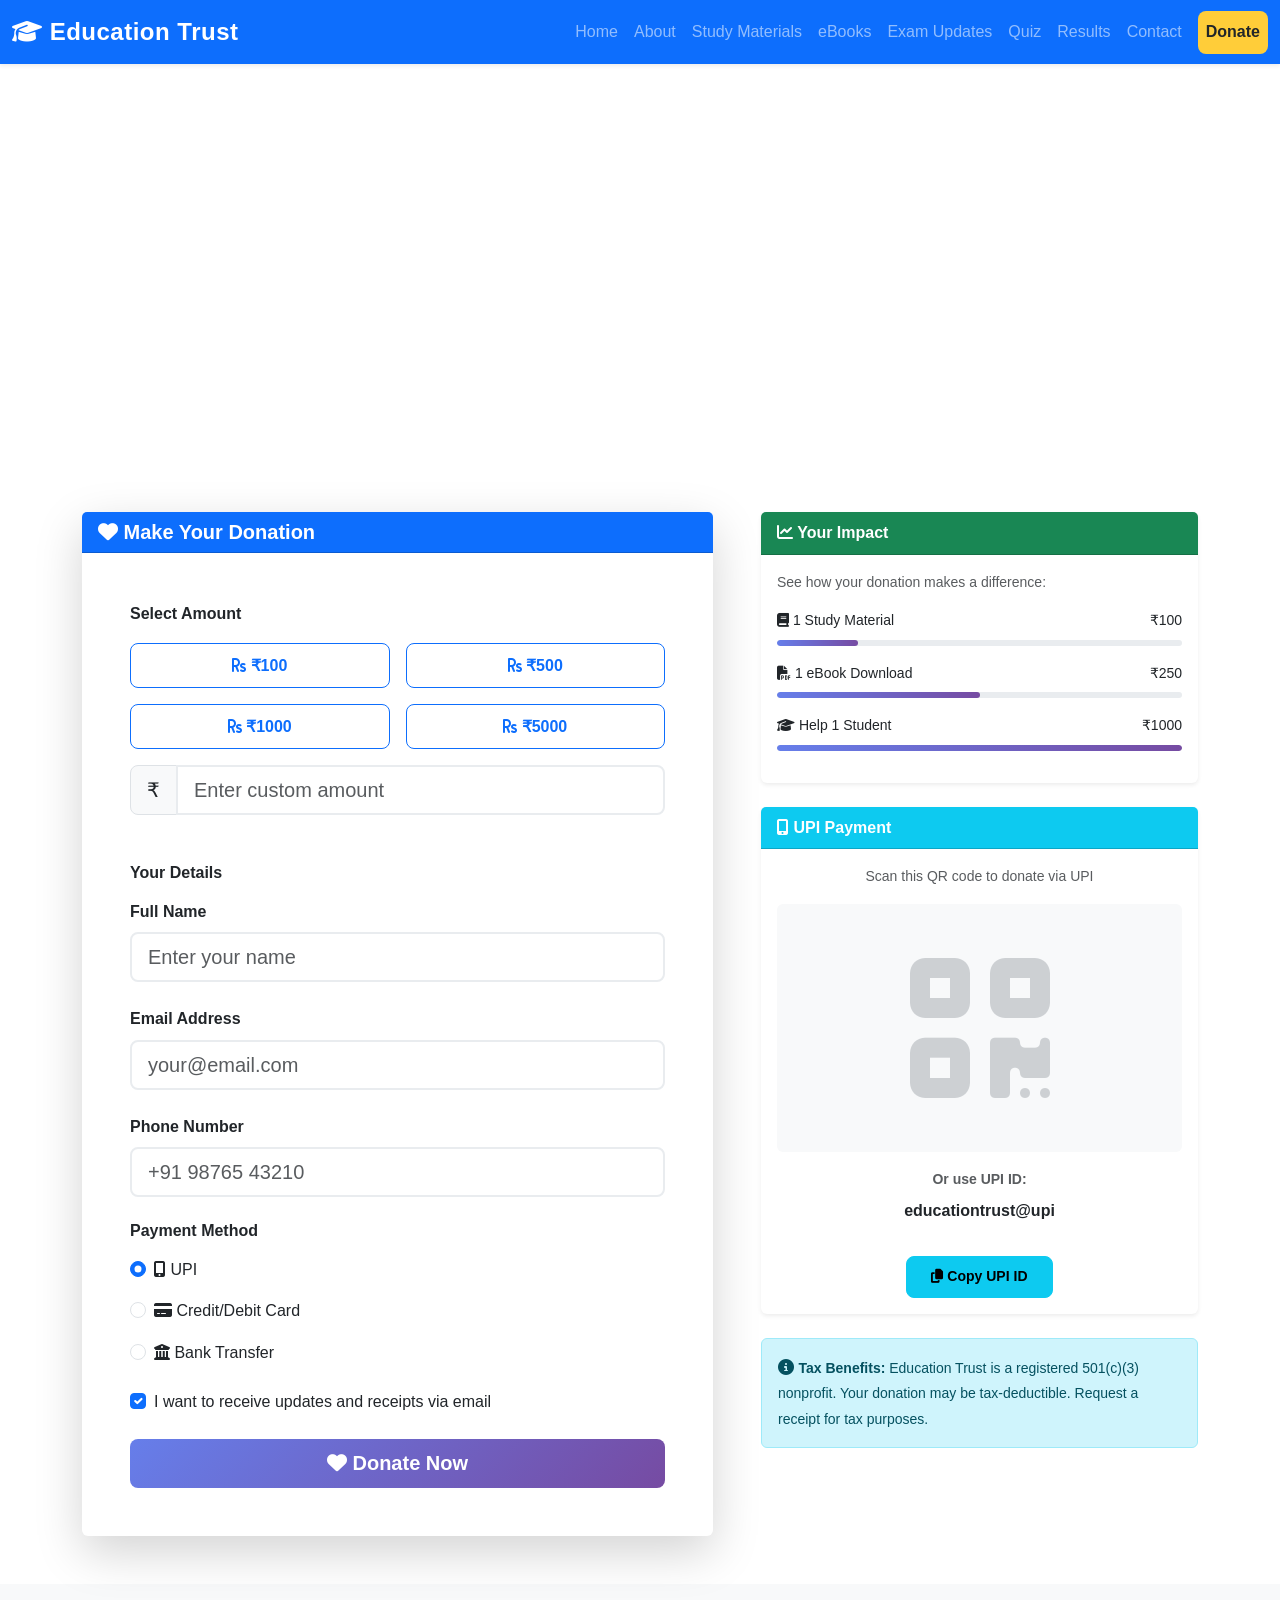
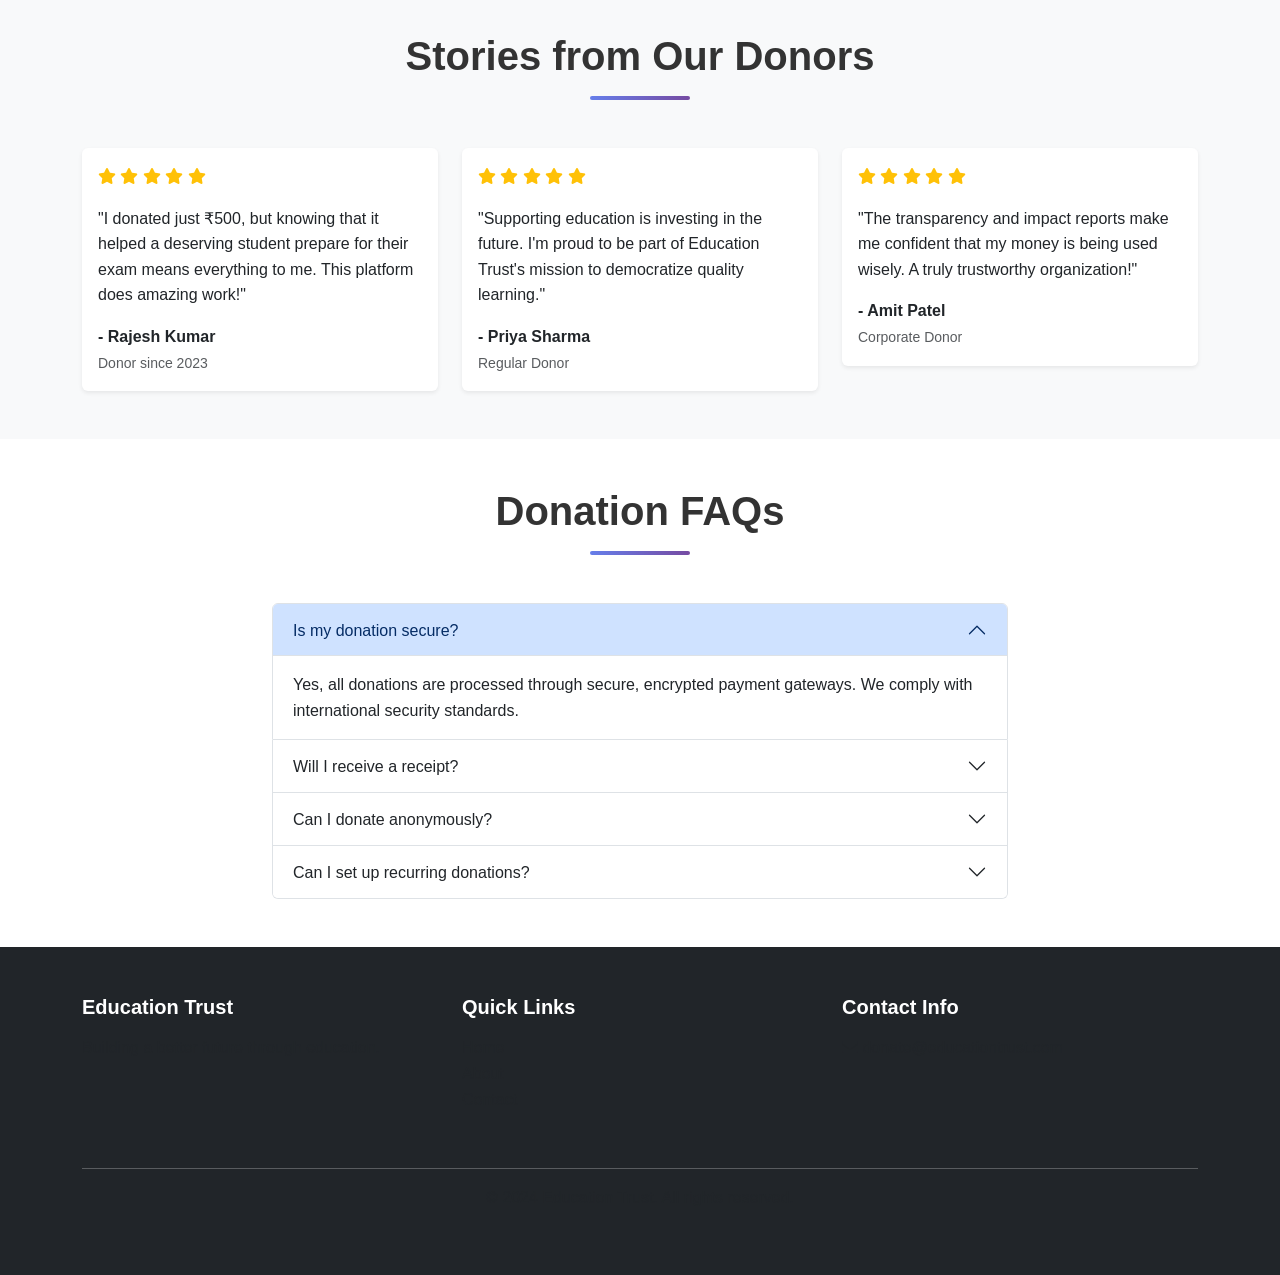
<file: donate.html>
<!DOCTYPE html>
<html lang="en">
<head>
    <meta charset="UTF-8">
    <meta name="viewport" content="width=device-width, initial-scale=1.0">
    <title>Donate - Support Education Trust</title>
    <link href="https://cdn.jsdelivr.net/npm/bootstrap@5.3.0/dist/css/bootstrap.min.css" rel="stylesheet">
    <link rel="stylesheet" href="https://cdnjs.cloudflare.com/ajax/libs/font-awesome/6.4.0/css/all.min.css">
    <link rel="stylesheet" href="css/style.css">
</head>
<body>
    <!-- Navigation Bar -->
    <nav class="navbar navbar-expand-lg navbar-dark bg-primary sticky-top shadow-sm">
        <div class="container-fluid">
            <a class="navbar-brand fw-bold" href="index.html">
                <i class="fas fa-graduation-cap"></i> Education Trust
            </a>
            <button class="navbar-toggler" type="button" data-bs-toggle="collapse" data-bs-target="#navbarNav">
                <span class="navbar-toggler-icon"></span>
            </button>
            <div class="collapse navbar-collapse" id="navbarNav">
                <ul class="navbar-nav ms-auto">
                    <li class="nav-item"><a class="nav-link" href="index.html">Home</a></li>
                    <li class="nav-item"><a class="nav-link" href="about.html">About</a></li>
                    <li class="nav-item"><a class="nav-link" href="study-material.html">Study Materials</a></li>
                    <li class="nav-item"><a class="nav-link" href="ebooks.html">eBooks</a></li>
                    <li class="nav-item"><a class="nav-link" href="exam-updates.html">Exam Updates</a></li>
                    <li class="nav-item"><a class="nav-link" href="quiz.html">Quiz</a></li>
                    <li class="nav-item"><a class="nav-link" href="result-check.html">Results</a></li>
                    <li class="nav-item"><a class="nav-link" href="contact.html">Contact</a></li>
                    <li class="nav-item"><a class="nav-link active btn btn-warning text-dark ms-2" href="donate.html">Donate</a></li>
                </ul>
            </div>
        </div>
    </nav>

    <!-- Hero Section -->
    <section class="hero-banner bg-gradient text-white d-flex align-items-center justify-content-center" style="height: 400px; background: linear-gradient(135deg, #667eea 0%, #764ba2 100%);">
        <div class="container text-center">
            <h1 class="display-3 fw-bold mb-3">Make a Difference</h1>
            <p class="lead mb-4">Your donation helps us provide free education to thousands of deserving students</p>
            <p class="h5">Together, we can transform lives through education</p>
        </div>
    </section>

    <!-- Donation Section -->
    <section class="py-5">
        <div class="container">
            <div class="row g-5">
                <!-- Donation Form -->
                <div class="col-lg-7">
                    <div class="card shadow-lg">
                        <div class="card-header bg-primary text-white">
                            <h5 class="mb-0 fw-bold"><i class="fas fa-heart"></i> Make Your Donation</h5>
                        </div>
                        <div class="card-body p-5">
                            <form id="donationForm">
                                <!-- Donation Amount -->
                                <div class="mb-5">
                                    <label class="form-label fw-bold mb-3">Select Amount</label>
                                    <div class="row g-3 mb-3">
                                        <div class="col-md-6">
                                            <button type="button" class="btn btn-outline-primary w-100 amount-btn" onclick="selectAmount(100, this)">
                                                <i class="fas fa-rupee-sign"></i> ₹100
                                            </button>
                                        </div>
                                        <div class="col-md-6">
                                            <button type="button" class="btn btn-outline-primary w-100 amount-btn" onclick="selectAmount(500, this)">
                                                <i class="fas fa-rupee-sign"></i> ₹500
                                            </button>
                                        </div>
                                        <div class="col-md-6">
                                            <button type="button" class="btn btn-outline-primary w-100 amount-btn" onclick="selectAmount(1000, this)">
                                                <i class="fas fa-rupee-sign"></i> ₹1000
                                            </button>
                                        </div>
                                        <div class="col-md-6">
                                            <button type="button" class="btn btn-outline-primary w-100 amount-btn" onclick="selectAmount(5000, this)">
                                                <i class="fas fa-rupee-sign"></i> ₹5000
                                            </button>
                                        </div>
                                    </div>
                                    <div class="input-group input-group-lg">
                                        <span class="input-group-text">₹</span>
                                        <input type="number" class="form-control" id="customAmount" placeholder="Enter custom amount" min="10">
                                    </div>
                                </div>

                                <!-- Personal Information -->
                                <h6 class="fw-bold mb-3">Your Details</h6>

                                <div class="mb-4">
                                    <label for="donorName" class="form-label fw-bold">Full Name</label>
                                    <input type="text" class="form-control form-control-lg" id="donorName" placeholder="Enter your name" required>
                                </div>

                                <div class="mb-4">
                                    <label for="donorEmail" class="form-label fw-bold">Email Address</label>
                                    <input type="email" class="form-control form-control-lg" id="donorEmail" placeholder="your@email.com" required>
                                </div>

                                <div class="mb-4">
                                    <label for="donorPhone" class="form-label fw-bold">Phone Number</label>
                                    <input type="tel" class="form-control form-control-lg" id="donorPhone" placeholder="+91 98765 43210">
                                </div>

                                <!-- Payment Method -->
                                <h6 class="fw-bold mb-3">Payment Method</h6>
                                <div class="mb-4">
                                    <div class="form-check mb-3">
                                        <input class="form-check-input" type="radio" name="paymentMethod" id="upi" value="upi" checked>
                                        <label class="form-check-label" for="upi">
                                            <i class="fas fa-mobile-alt"></i> UPI
                                        </label>
                                    </div>
                                    <div class="form-check mb-3">
                                        <input class="form-check-input" type="radio" name="paymentMethod" id="card" value="card">
                                        <label class="form-check-label" for="card">
                                            <i class="fas fa-credit-card"></i> Credit/Debit Card
                                        </label>
                                    </div>
                                    <div class="form-check mb-3">
                                        <input class="form-check-input" type="radio" name="paymentMethod" id="bank" value="bank">
                                        <label class="form-check-label" for="bank">
                                            <i class="fas fa-university"></i> Bank Transfer
                                        </label>
                                    </div>
                                </div>

                                <!-- Checkbox -->
                                <div class="mb-4">
                                    <div class="form-check">
                                        <input class="form-check-input" type="checkbox" id="newsletter" checked>
                                        <label class="form-check-label" for="newsletter">
                                            I want to receive updates and receipts via email
                                        </label>
                                    </div>
                                </div>

                                <button type="submit" class="btn btn-primary btn-lg w-100 fw-bold">
                                    <i class="fas fa-heart"></i> Donate Now
                                </button>
                            </form>
                        </div>
                    </div>
                </div>

                <!-- Impact & UPI Section -->
                <div class="col-lg-5">
                    <!-- Your Impact -->
                    <div class="card shadow-sm mb-4">
                        <div class="card-header bg-success text-white fw-bold">
                            <i class="fas fa-chart-line"></i> Your Impact
                        </div>
                        <div class="card-body">
                            <p class="text-muted small mb-3">See how your donation makes a difference:</p>
                            <div class="mb-3">
                                <div class="d-flex justify-content-between mb-2">
                                    <small><i class="fas fa-book"></i> 1 Study Material</small>
                                    <small>₹100</small>
                                </div>
                                <div class="progress" style="height: 6px;">
                                    <div class="progress-bar bg-success" style="width: 20%"></div>
                                </div>
                            </div>
                            <div class="mb-3">
                                <div class="d-flex justify-content-between mb-2">
                                    <small><i class="fas fa-file-pdf"></i> 1 eBook Download</small>
                                    <small>₹250</small>
                                </div>
                                <div class="progress" style="height: 6px;">
                                    <div class="progress-bar bg-success" style="width: 50%"></div>
                                </div>
                            </div>
                            <div class="mb-3">
                                <div class="d-flex justify-content-between mb-2">
                                    <small><i class="fas fa-graduation-cap"></i> Help 1 Student</small>
                                    <small>₹1000</small>
                                </div>
                                <div class="progress" style="height: 6px;">
                                    <div class="progress-bar bg-success" style="width: 100%"></div>
                                </div>
                            </div>
                        </div>
                    </div>

                    <!-- UPI Payment -->
                    <div class="card shadow-sm mb-4" id="upiSection">
                        <div class="card-header bg-info text-white fw-bold">
                            <i class="fas fa-mobile-alt"></i> UPI Payment
                        </div>
                        <div class="card-body text-center">
                            <p class="text-muted small mb-3">Scan this QR code to donate via UPI</p>
                            <div class="bg-light p-4 rounded mb-3">
                                <div style="width: 200px; height: 200px; background: #f8f9fa; display: flex; align-items: center; justify-content: center; margin: 0 auto;">
                                    <i class="fas fa-qrcode fa-10x text-secondary" style="opacity: 0.3;"></i>
                                </div>
                            </div>
                            <p class="text-muted small mb-2"><strong>Or use UPI ID:</strong></p>
                            <p class="fw-bold">educationtrust@upi</p>
                            <button class="btn btn-sm btn-info mt-3" onclick="copyToClipboard('educationtrust@upi')">
                                <i class="fas fa-copy"></i> Copy UPI ID
                            </button>
                        </div>
                    </div>

                    <!-- Bank Transfer -->
                    <div class="card shadow-sm" id="bankSection" style="display: none;">
                        <div class="card-header bg-warning text-dark fw-bold">
                            <i class="fas fa-university"></i> Bank Transfer
                        </div>
                        <div class="card-body">
                            <p class="text-muted small mb-3">Transfer directly to our bank account:</p>
                            <ul class="list-unstyled small">
                                <li class="mb-2"><strong>Bank Name:</strong> State Bank of India</li>
                                <li class="mb-2"><strong>Account Holder:</strong> Education Trust Foundation</li>
                                <li class="mb-2"><strong>Account Number:</strong> 12345678901234</li>
                                <li class="mb-2"><strong>IFSC Code:</strong> SBIN0012345</li>
                                <li><strong>Branch:</strong> New Delhi Main Branch</li>
                            </ul>
                        </div>
                    </div>

                    <!-- Tax Benefits -->
                    <div class="alert alert-info mt-4">
                        <i class="fas fa-info-circle"></i> <small><strong>Tax Benefits:</strong> Education Trust is a registered 501(c)(3) nonprofit. Your donation may be tax-deductible. Request a receipt for tax purposes.</small>
                    </div>
                </div>
            </div>
        </div>
    </section>

    <!-- Testimonials Section -->
    <section class="py-5 bg-light">
        <div class="container">
            <h2 class="text-center fw-bold mb-5 section-title">Stories from Our Donors</h2>
            <div class="row g-4">
                <div class="col-md-6 col-lg-4">
                    <div class="card shadow-sm">
                        <div class="card-body">
                            <div class="mb-3">
                                <i class="fas fa-star text-warning"></i>
                                <i class="fas fa-star text-warning"></i>
                                <i class="fas fa-star text-warning"></i>
                                <i class="fas fa-star text-warning"></i>
                                <i class="fas fa-star text-warning"></i>
                            </div>
                            <p class="card-text">"I donated just ₹500, but knowing that it helped a deserving student prepare for their exam means everything to me. This platform does amazing work!"</p>
                            <p class="fw-bold mb-0">- Rajesh Kumar</p>
                            <small class="text-muted">Donor since 2023</small>
                        </div>
                    </div>
                </div>
                <div class="col-md-6 col-lg-4">
                    <div class="card shadow-sm">
                        <div class="card-body">
                            <div class="mb-3">
                                <i class="fas fa-star text-warning"></i>
                                <i class="fas fa-star text-warning"></i>
                                <i class="fas fa-star text-warning"></i>
                                <i class="fas fa-star text-warning"></i>
                                <i class="fas fa-star text-warning"></i>
                            </div>
                            <p class="card-text">"Supporting education is investing in the future. I'm proud to be part of Education Trust's mission to democratize quality learning."</p>
                            <p class="fw-bold mb-0">- Priya Sharma</p>
                            <small class="text-muted">Regular Donor</small>
                        </div>
                    </div>
                </div>
                <div class="col-md-6 col-lg-4">
                    <div class="card shadow-sm">
                        <div class="card-body">
                            <div class="mb-3">
                                <i class="fas fa-star text-warning"></i>
                                <i class="fas fa-star text-warning"></i>
                                <i class="fas fa-star text-warning"></i>
                                <i class="fas fa-star text-warning"></i>
                                <i class="fas fa-star text-warning"></i>
                            </div>
                            <p class="card-text">"The transparency and impact reports make me confident that my money is being used wisely. A truly trustworthy organization!"</p>
                            <p class="fw-bold mb-0">- Amit Patel</p>
                            <small class="text-muted">Corporate Donor</small>
                        </div>
                    </div>
                </div>
            </div>
        </div>
    </section>

    <!-- FAQ Section -->
    <section class="py-5">
        <div class="container">
            <h2 class="text-center fw-bold mb-5 section-title">Donation FAQs</h2>
            <div class="row justify-content-center">
                <div class="col-lg-8">
                    <div class="accordion" id="donationFAQ">
                        <div class="accordion-item">
                            <h2 class="accordion-header">
                                <button class="accordion-button" type="button" data-bs-toggle="collapse" data-bs-target="#faq1">
                                    Is my donation secure?
                                </button>
                            </h2>
                            <div id="faq1" class="accordion-collapse collapse show" data-bs-parent="#donationFAQ">
                                <div class="accordion-body">
                                    Yes, all donations are processed through secure, encrypted payment gateways. We comply with international security standards.
                                </div>
                            </div>
                        </div>
                        <div class="accordion-item">
                            <h2 class="accordion-header">
                                <button class="accordion-button collapsed" type="button" data-bs-toggle="collapse" data-bs-target="#faq2">
                                    Will I receive a receipt?
                                </button>
                            </h2>
                            <div id="faq2" class="accordion-collapse collapse" data-bs-parent="#donationFAQ">
                                <div class="accordion-body">
                                    Yes, an automatic receipt will be sent to your email. You can also request an official tax receipt if needed.
                                </div>
                            </div>
                        </div>
                        <div class="accordion-item">
                            <h2 class="accordion-header">
                                <button class="accordion-button collapsed" type="button" data-bs-toggle="collapse" data-bs-target="#faq3">
                                    Can I donate anonymously?
                                </button>
                            </h2>
                            <div id="faq3" class="accordion-collapse collapse" data-bs-parent="#donationFAQ">
                                <div class="accordion-body">
                                    Yes, you can choose to remain anonymous while donating. Your name will not be publicly displayed unless you wish so.
                                </div>
                            </div>
                        </div>
                        <div class="accordion-item">
                            <h2 class="accordion-header">
                                <button class="accordion-button collapsed" type="button" data-bs-toggle="collapse" data-bs-target="#faq4">
                                    Can I set up recurring donations?
                                </button>
                            </h2>
                            <div id="faq4" class="accordion-collapse collapse" data-bs-parent="#donationFAQ">
                                <div class="accordion-body">
                                    Absolutely! Contact us at donate@educationtrust.com to set up monthly or quarterly recurring donations.
                                </div>
                            </div>
                        </div>
                    </div>
                </div>
            </div>
        </div>
    </section>

    <!-- Footer -->
    <footer class="bg-dark text-white py-5">
        <div class="container">
            <div class="row">
                <div class="col-md-4 mb-4">
                    <h5 class="fw-bold mb-3">Education Trust</h5>
                    <p class="text-muted">Building a better future through education.</p>
                </div>
                <div class="col-md-4 mb-4">
                    <h5 class="fw-bold mb-3">Quick Links</h5>
                    <ul class="list-unstyled">
                        <li><a href="index.html" class="text-muted text-decoration-none">Home</a></li>
                        <li><a href="about.html" class="text-muted text-decoration-none">About</a></li>
                        <li><a href="contact.html" class="text-muted text-decoration-none">Contact</a></li>
                    </ul>
                </div>
                <div class="col-md-4 mb-4">
                    <h5 class="fw-bold mb-3">Contact Info</h5>
                    <p class="text-muted"><i class="fas fa-envelope"></i> donate@educationtrust.com</p>
                </div>
            </div>
            <hr class="bg-secondary">
            <div class="text-center text-muted">
                <p>&copy; 2024 Education Trust. All rights reserved.</p>
            </div>
        </div>
    </footer>

    <script src="https://cdn.jsdelivr.net/npm/bootstrap@5.3.0/dist/js/bootstrap.bundle.min.js"></script>
    <script>
        function selectAmount(amount, btn) {
            document.getElementById('customAmount').value = amount;
            document.querySelectorAll('.amount-btn').forEach(b => b.classList.remove('active'));
            if (btn) btn.classList.add('active');
        }

        function copyToClipboard(text) {
            navigator.clipboard.writeText(text);
            alert('UPI ID copied to clipboard!');
        }

        document.querySelectorAll('input[name="paymentMethod"]').forEach(radio => {
            radio.addEventListener('change', function() {
                document.getElementById('upiSection').style.display = this.value === 'upi' ? 'block' : 'none';
                document.getElementById('bankSection').style.display = this.value === 'bank' ? 'block' : 'none';
            });
        });

        document.getElementById('donationForm').addEventListener('submit', function(e) {
            e.preventDefault();
            alert('Thank you for your donation! This is a demo. In production, you would be redirected to a payment gateway.');
        });
    </script>
</body>
</html>
</file>
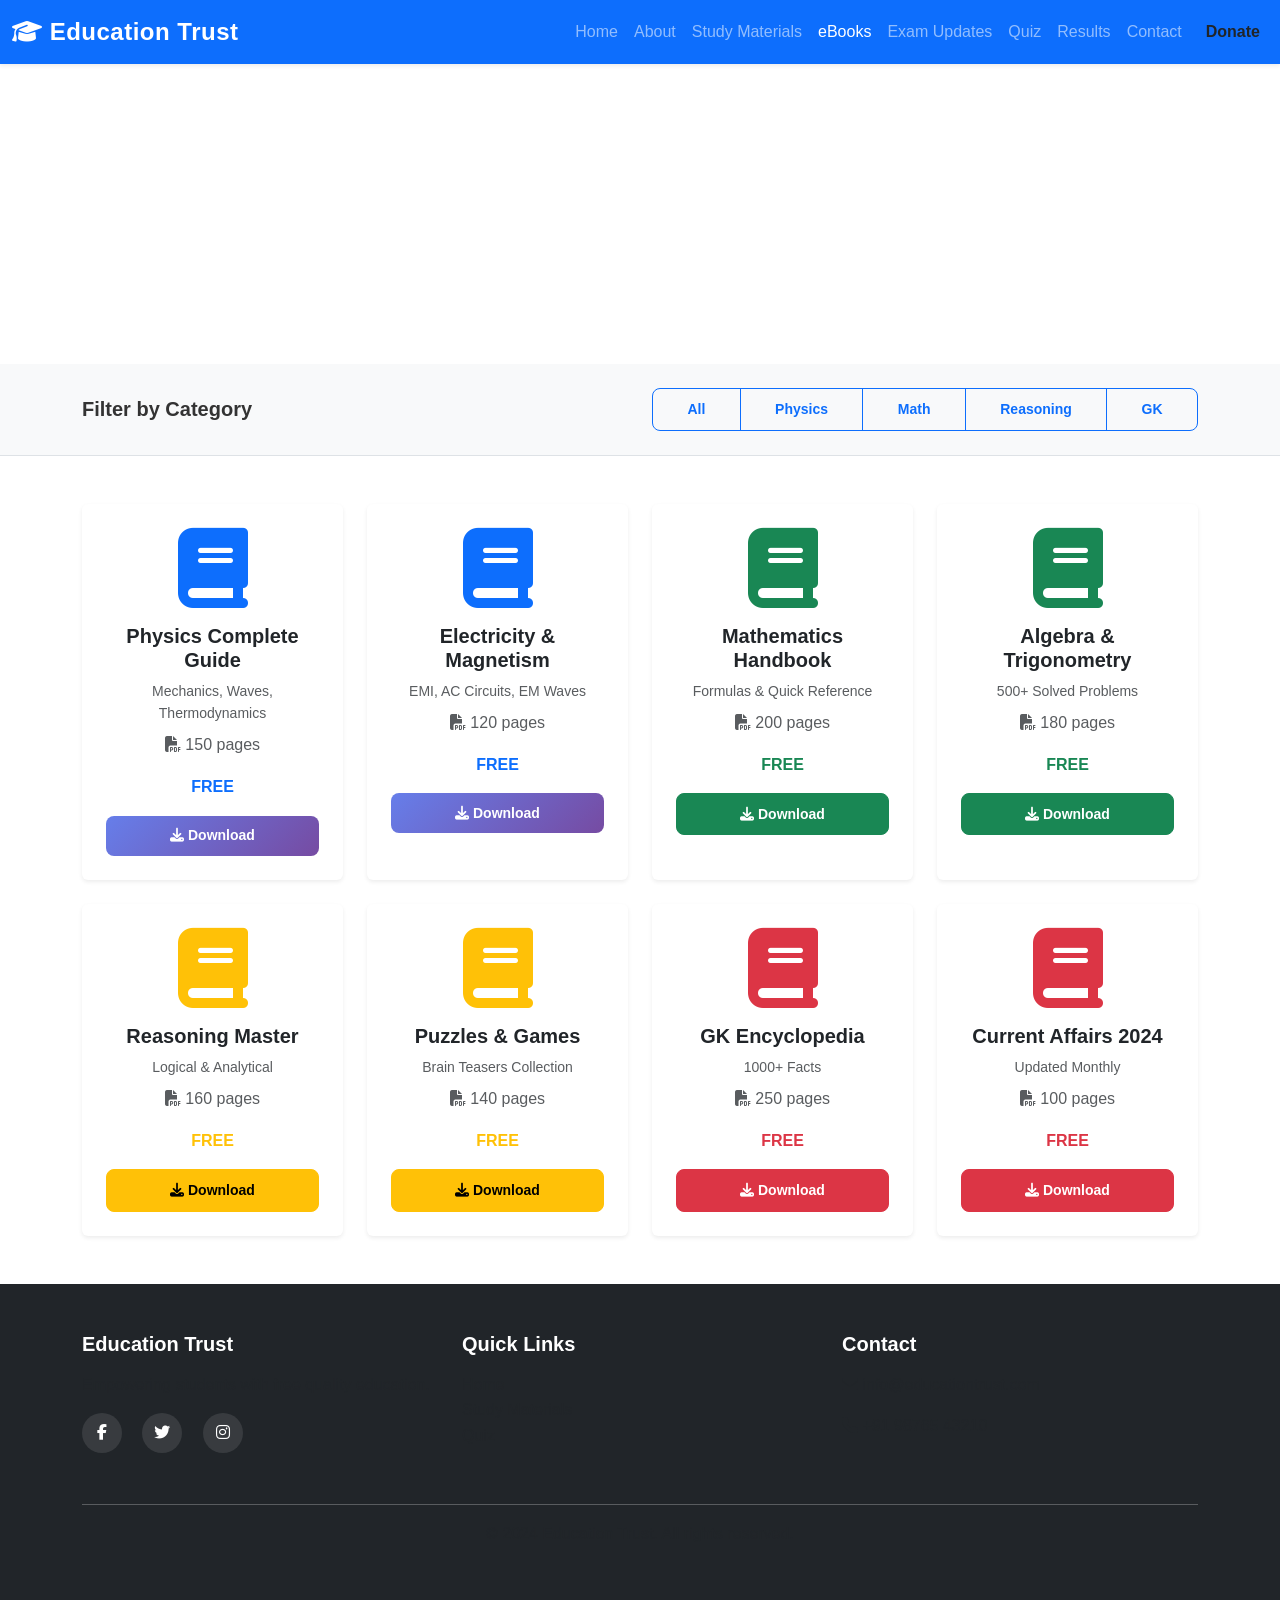
<file: ebooks.html>
<!DOCTYPE html>
<html lang="en">
<head>
    <meta charset="UTF-8">
    <meta name="viewport" content="width=device-width, initial-scale=1.0">
    <title>eBook Library - Education Trust</title>
    <link href="https://cdn.jsdelivr.net/npm/bootstrap@5.3.0/dist/css/bootstrap.min.css" rel="stylesheet">
    <link rel="stylesheet" href="https://cdnjs.cloudflare.com/ajax/libs/font-awesome/6.4.0/css/all.min.css">
    <link rel="stylesheet" href="css/style.css">
</head>
<body>
    <!-- Navigation Bar -->
    <nav class="navbar navbar-expand-lg navbar-dark bg-primary sticky-top shadow-sm">
        <div class="container-fluid">
            <a class="navbar-brand fw-bold" href="index.html">
                <i class="fas fa-graduation-cap"></i> Education Trust
            </a>
            <button class="navbar-toggler" type="button" data-bs-toggle="collapse" data-bs-target="#navbarNav">
                <span class="navbar-toggler-icon"></span>
            </button>
            <div class="collapse navbar-collapse" id="navbarNav">
                <ul class="navbar-nav ms-auto">
                    <li class="nav-item"><a class="nav-link" href="index.html">Home</a></li>
                    <li class="nav-item"><a class="nav-link" href="about.html">About</a></li>
                    <li class="nav-item"><a class="nav-link" href="study-material.html">Study Materials</a></li>
                    <li class="nav-item"><a class="nav-link active" href="ebooks.html">eBooks</a></li>
                    <li class="nav-item"><a class="nav-link" href="exam-updates.html">Exam Updates</a></li>
                    <li class="nav-item"><a class="nav-link" href="quiz.html">Quiz</a></li>
                    <li class="nav-item"><a class="nav-link" href="result-check.html">Results</a></li>
                    <li class="nav-item"><a class="nav-link" href="contact.html">Contact</a></li>
                    <li class="nav-item"><a class="nav-link btn btn-warning text-dark ms-2" href="donate.html">Donate</a></li>
                </ul>
            </div>
        </div>
    </nav>

    <!-- Hero Section -->
    <section class="hero-banner bg-gradient text-white d-flex align-items-center justify-content-center" style="height: 300px; background: linear-gradient(135deg, #667eea 0%, #764ba2 100%);">
        <div class="container text-center">
            <h1 class="display-4 fw-bold">eBook Library</h1>
            <p class="lead">Free downloadable eBooks for competitive exam preparation</p>
        </div>
    </section>

    <!-- Filter Section -->
    <section class="py-4 bg-light border-bottom">
        <div class="container">
            <div class="row align-items-center">
                <div class="col-md-6">
                    <h5 class="mb-0 fw-bold">Filter by Category</h5>
                </div>
                <div class="col-md-6">
                    <div class="btn-group w-100 flex-wrap" role="group">
                        <button type="button" class="btn btn-outline-primary btn-sm" onclick="filterBooks('all')">All</button>
                        <button type="button" class="btn btn-outline-primary btn-sm" onclick="filterBooks('physics')">Physics</button>
                        <button type="button" class="btn btn-outline-primary btn-sm" onclick="filterBooks('math')">Math</button>
                        <button type="button" class="btn btn-outline-primary btn-sm" onclick="filterBooks('reasoning')">Reasoning</button>
                        <button type="button" class="btn btn-outline-primary btn-sm" onclick="filterBooks('gk')">GK</button>
                    </div>
                </div>
            </div>
        </div>
    </section>

    <!-- eBooks Grid -->
    <section class="py-5">
        <div class="container">
            <div class="row g-4" id="ebooksContainer">
                <!-- Physics Books -->
                <div class="col-md-6 col-lg-3 ebook-item" data-category="physics">
                    <div class="card book-card h-100 shadow-sm hover-lift">
                        <div class="card-body text-center p-4">
                            <div class="mb-3">
                                <i class="fas fa-book fa-5x text-primary"></i>
                            </div>
                            <h5 class="card-title fw-bold">Physics Complete Guide</h5>
                            <p class="card-text text-muted small mb-2">Mechanics, Waves, Thermodynamics</p>
                            <p class="text-sm text-muted"><i class="fas fa-file-pdf"></i> 150 pages</p>
                            <p class="fw-bold text-primary mb-3">FREE</p>
                            <a href="ebooks/physics-complete.pdf" class="btn btn-primary btn-sm w-100">
                                <i class="fas fa-download"></i> Download
                            </a>
                        </div>
                    </div>
                </div>

                <div class="col-md-6 col-lg-3 ebook-item" data-category="physics">
                    <div class="card book-card h-100 shadow-sm hover-lift">
                        <div class="card-body text-center p-4">
                            <div class="mb-3">
                                <i class="fas fa-book fa-5x text-primary"></i>
                            </div>
                            <h5 class="card-title fw-bold">Electricity & Magnetism</h5>
                            <p class="card-text text-muted small mb-2">EMI, AC Circuits, EM Waves</p>
                            <p class="text-sm text-muted"><i class="fas fa-file-pdf"></i> 120 pages</p>
                            <p class="fw-bold text-primary mb-3">FREE</p>
                            <a href="ebooks/physics-em.pdf" class="btn btn-primary btn-sm w-100">
                                <i class="fas fa-download"></i> Download
                            </a>
                        </div>
                    </div>
                </div>

                <!-- Mathematics Books -->
                <div class="col-md-6 col-lg-3 ebook-item" data-category="math">
                    <div class="card book-card h-100 shadow-sm hover-lift">
                        <div class="card-body text-center p-4">
                            <div class="mb-3">
                                <i class="fas fa-book fa-5x text-success"></i>
                            </div>
                            <h5 class="card-title fw-bold">Mathematics Handbook</h5>
                            <p class="card-text text-muted small mb-2">Formulas & Quick Reference</p>
                            <p class="text-sm text-muted"><i class="fas fa-file-pdf"></i> 200 pages</p>
                            <p class="fw-bold text-success mb-3">FREE</p>
                            <a href="ebooks/math-handbook.pdf" class="btn btn-success btn-sm w-100">
                                <i class="fas fa-download"></i> Download
                            </a>
                        </div>
                    </div>
                </div>

                <div class="col-md-6 col-lg-3 ebook-item" data-category="math">
                    <div class="card book-card h-100 shadow-sm hover-lift">
                        <div class="card-body text-center p-4">
                            <div class="mb-3">
                                <i class="fas fa-book fa-5x text-success"></i>
                            </div>
                            <h5 class="card-title fw-bold">Algebra & Trigonometry</h5>
                            <p class="card-text text-muted small mb-2">500+ Solved Problems</p>
                            <p class="text-sm text-muted"><i class="fas fa-file-pdf"></i> 180 pages</p>
                            <p class="fw-bold text-success mb-3">FREE</p>
                            <a href="ebooks/math-algebra.pdf" class="btn btn-success btn-sm w-100">
                                <i class="fas fa-download"></i> Download
                            </a>
                        </div>
                    </div>
                </div>

                <!-- Reasoning Books -->
                <div class="col-md-6 col-lg-3 ebook-item" data-category="reasoning">
                    <div class="card book-card h-100 shadow-sm hover-lift">
                        <div class="card-body text-center p-4">
                            <div class="mb-3">
                                <i class="fas fa-book fa-5x text-warning"></i>
                            </div>
                            <h5 class="card-title fw-bold">Reasoning Master</h5>
                            <p class="card-text text-muted small mb-2">Logical & Analytical</p>
                            <p class="text-sm text-muted"><i class="fas fa-file-pdf"></i> 160 pages</p>
                            <p class="fw-bold text-warning mb-3">FREE</p>
                            <a href="ebooks/reasoning-master.pdf" class="btn btn-warning btn-sm w-100">
                                <i class="fas fa-download"></i> Download
                            </a>
                        </div>
                    </div>
                </div>

                <div class="col-md-6 col-lg-3 ebook-item" data-category="reasoning">
                    <div class="card book-card h-100 shadow-sm hover-lift">
                        <div class="card-body text-center p-4">
                            <div class="mb-3">
                                <i class="fas fa-book fa-5x text-warning"></i>
                            </div>
                            <h5 class="card-title fw-bold">Puzzles & Games</h5>
                            <p class="card-text text-muted small mb-2">Brain Teasers Collection</p>
                            <p class="text-sm text-muted"><i class="fas fa-file-pdf"></i> 140 pages</p>
                            <p class="fw-bold text-warning mb-3">FREE</p>
                            <a href="ebooks/reasoning-puzzles.pdf" class="btn btn-warning btn-sm w-100">
                                <i class="fas fa-download"></i> Download
                            </a>
                        </div>
                    </div>
                </div>

                <!-- GK Books -->
                <div class="col-md-6 col-lg-3 ebook-item" data-category="gk">
                    <div class="card book-card h-100 shadow-sm hover-lift">
                        <div class="card-body text-center p-4">
                            <div class="mb-3">
                                <i class="fas fa-book fa-5x text-danger"></i>
                            </div>
                            <h5 class="card-title fw-bold">GK Encyclopedia</h5>
                            <p class="card-text text-muted small mb-2">1000+ Facts</p>
                            <p class="text-sm text-muted"><i class="fas fa-file-pdf"></i> 250 pages</p>
                            <p class="fw-bold text-danger mb-3">FREE</p>
                            <a href="ebooks/gk-encyclopedia.pdf" class="btn btn-danger btn-sm w-100">
                                <i class="fas fa-download"></i> Download
                            </a>
                        </div>
                    </div>
                </div>

                <div class="col-md-6 col-lg-3 ebook-item" data-category="gk">
                    <div class="card book-card h-100 shadow-sm hover-lift">
                        <div class="card-body text-center p-4">
                            <div class="mb-3">
                                <i class="fas fa-book fa-5x text-danger"></i>
                            </div>
                            <h5 class="card-title fw-bold">Current Affairs 2024</h5>
                            <p class="card-text text-muted small mb-2">Updated Monthly</p>
                            <p class="text-sm text-muted"><i class="fas fa-file-pdf"></i> 100 pages</p>
                            <p class="fw-bold text-danger mb-3">FREE</p>
                            <a href="ebooks/affairs-2024.pdf" class="btn btn-danger btn-sm w-100">
                                <i class="fas fa-download"></i> Download
                            </a>
                        </div>
                    </div>
                </div>
            </div>
        </div>
    </section>

    <!-- Footer -->
    <footer class="bg-dark text-white py-5">
        <div class="container">
            <div class="row">
                <div class="col-md-4 mb-4">
                    <h5 class="fw-bold mb-3">Education Trust</h5>
                    <p class="text-muted">Empowering students with free quality education.</p>
                    <div class="social-links mt-3">
                        <a href="#" class="text-white me-3"><i class="fab fa-facebook-f"></i></a>
                        <a href="#" class="text-white me-3"><i class="fab fa-twitter"></i></a>
                        <a href="#" class="text-white me-3"><i class="fab fa-instagram"></i></a>
                    </div>
                </div>
                <div class="col-md-4 mb-4">
                    <h5 class="fw-bold mb-3">Quick Links</h5>
                    <ul class="list-unstyled">
                        <li><a href="index.html" class="text-muted text-decoration-none">Home</a></li>
                        <li><a href="study-material.html" class="text-muted text-decoration-none">Study Materials</a></li>
                        <li><a href="quiz.html" class="text-muted text-decoration-none">Quiz</a></li>
                    </ul>
                </div>
                <div class="col-md-4 mb-4">
                    <h5 class="fw-bold mb-3">Contact</h5>
                    <p class="text-muted"><i class="fas fa-envelope"></i> info@educationtrust.com</p>
                    <p class="text-muted"><i class="fas fa-phone"></i> +91 98765 43210</p>
                </div>
            </div>
            <hr class="bg-secondary">
            <div class="text-center text-muted">
                <p>&copy; 2024 Education Trust. All rights reserved.</p>
            </div>
        </div>
    </footer>

    <script src="https://cdn.jsdelivr.net/npm/bootstrap@5.3.0/dist/js/bootstrap.bundle.min.js"></script>
    <script src="js/script.js"></script>
</body>
</html>
</file>
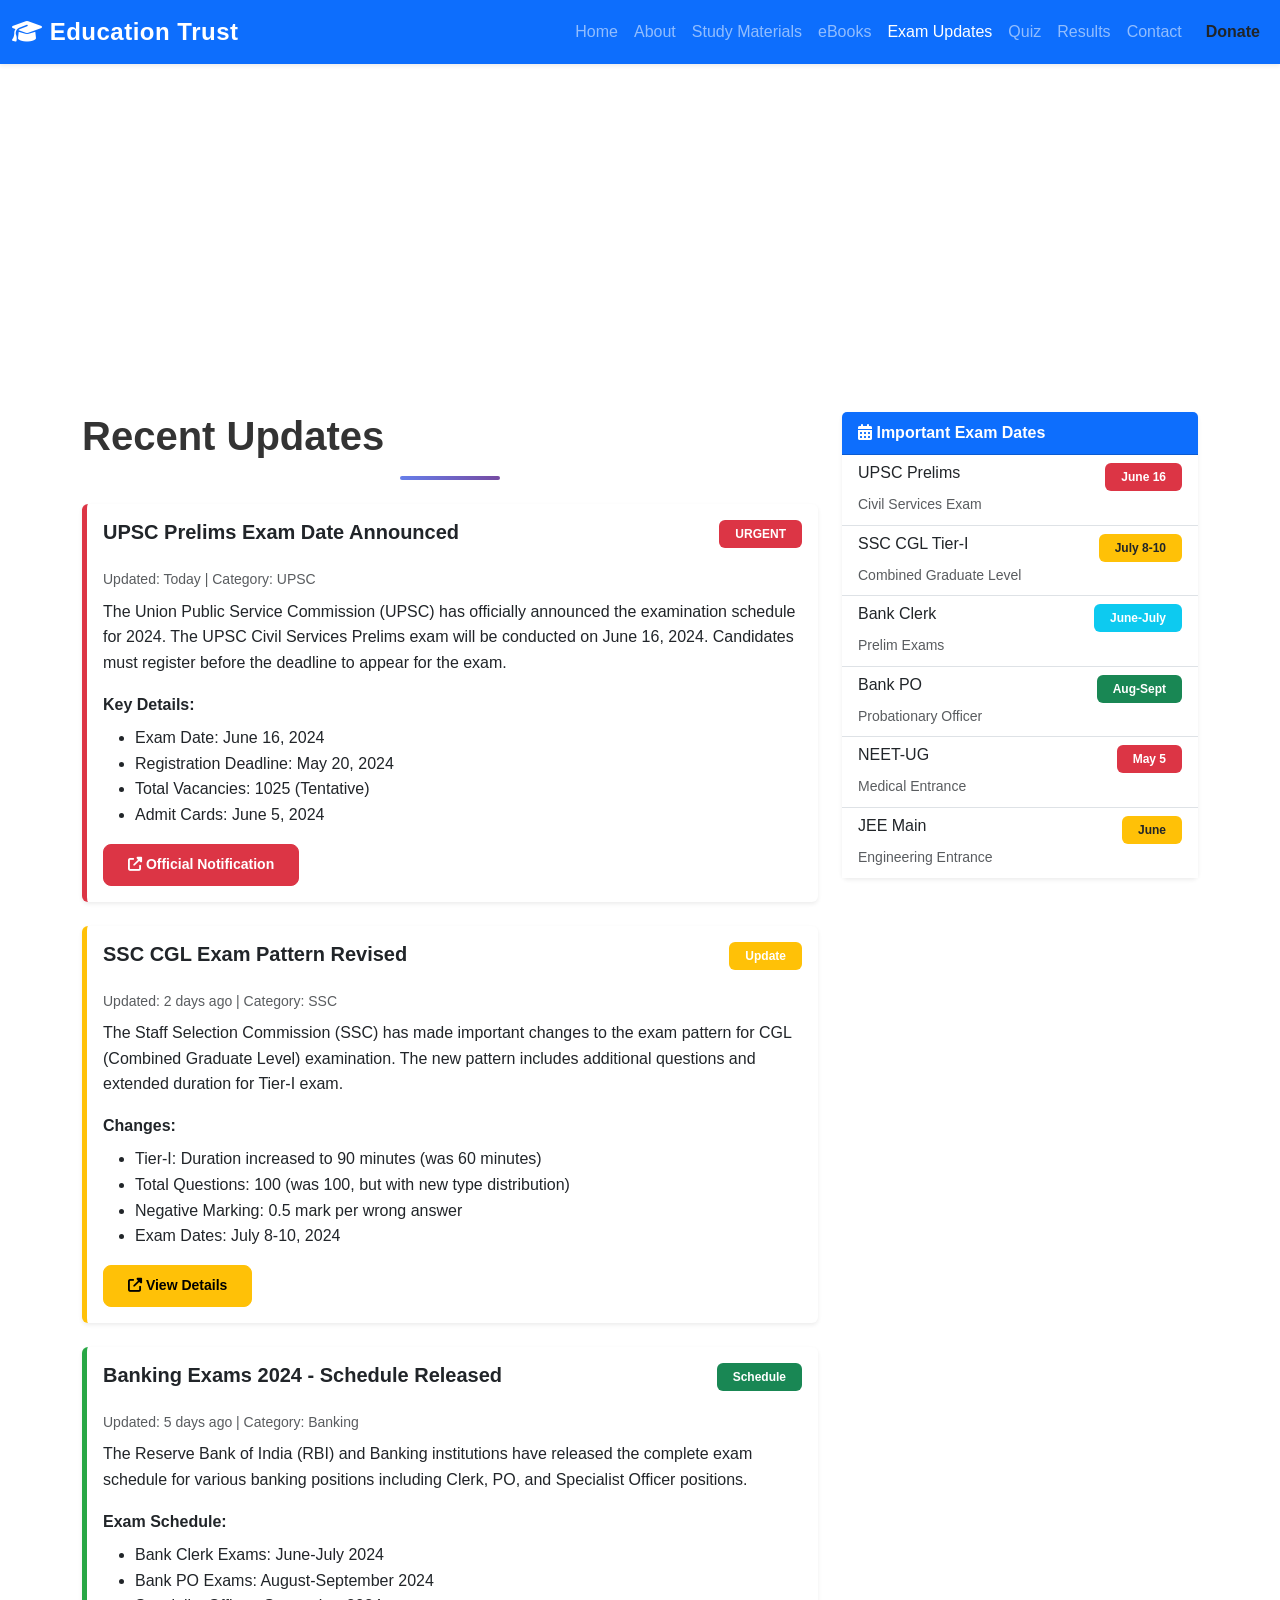
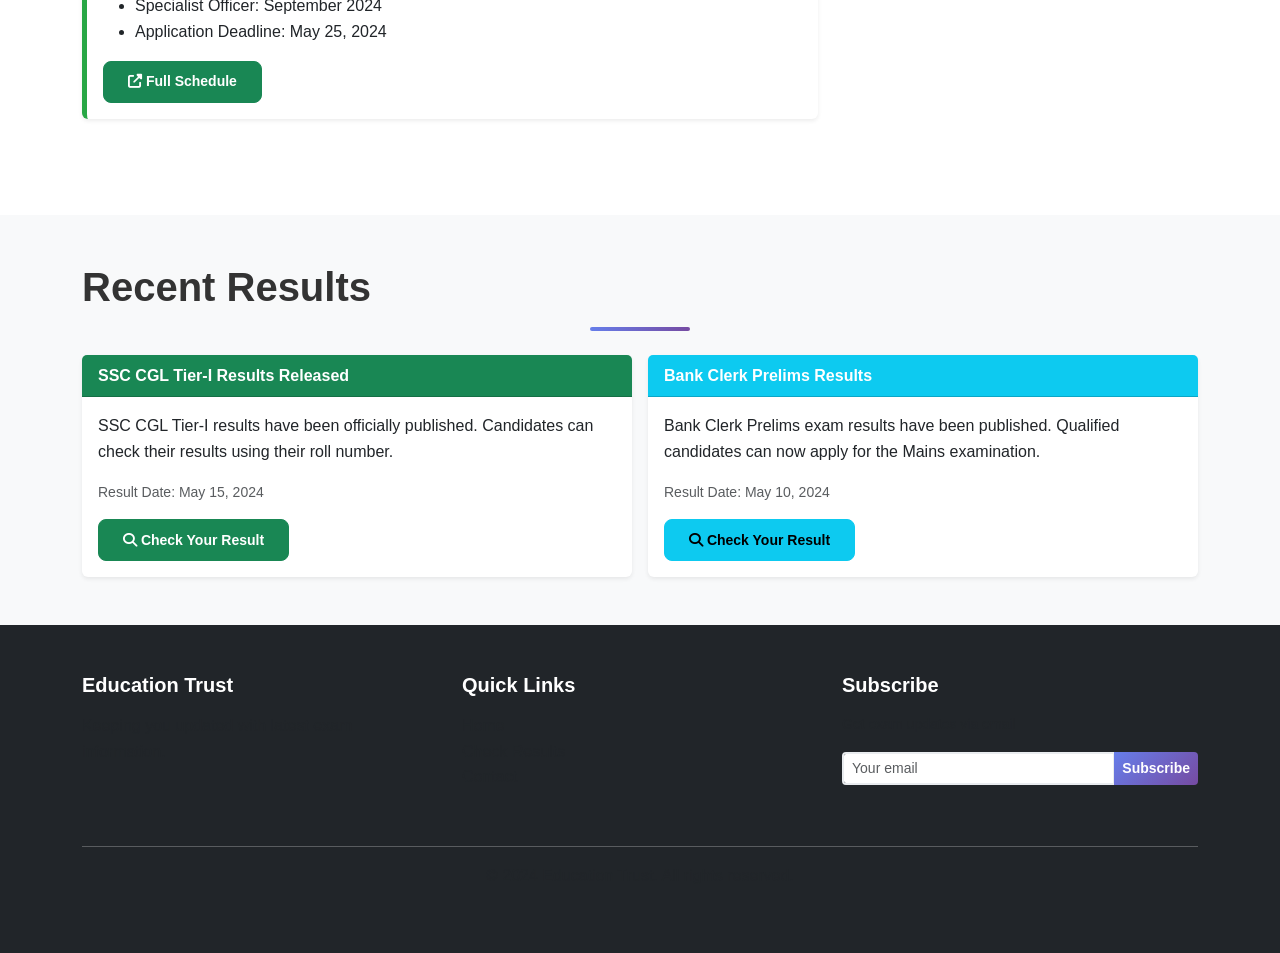
<file: exam-updates.html>
<!DOCTYPE html>
<html lang="en">
<head>
    <meta charset="UTF-8">
    <meta name="viewport" content="width=device-width, initial-scale=1.0">
    <title>Exam Updates - Education Trust</title>
    <link href="https://cdn.jsdelivr.net/npm/bootstrap@5.3.0/dist/css/bootstrap.min.css" rel="stylesheet">
    <link rel="stylesheet" href="https://cdnjs.cloudflare.com/ajax/libs/font-awesome/6.4.0/css/all.min.css">
    <link rel="stylesheet" href="css/style.css">
</head>
<body>
    <!-- Navigation Bar -->
    <nav class="navbar navbar-expand-lg navbar-dark bg-primary sticky-top shadow-sm">
        <div class="container-fluid">
            <a class="navbar-brand fw-bold" href="index.html">
                <i class="fas fa-graduation-cap"></i> Education Trust
            </a>
            <button class="navbar-toggler" type="button" data-bs-toggle="collapse" data-bs-target="#navbarNav">
                <span class="navbar-toggler-icon"></span>
            </button>
            <div class="collapse navbar-collapse" id="navbarNav">
                <ul class="navbar-nav ms-auto">
                    <li class="nav-item"><a class="nav-link" href="index.html">Home</a></li>
                    <li class="nav-item"><a class="nav-link" href="about.html">About</a></li>
                    <li class="nav-item"><a class="nav-link" href="study-material.html">Study Materials</a></li>
                    <li class="nav-item"><a class="nav-link" href="ebooks.html">eBooks</a></li>
                    <li class="nav-item"><a class="nav-link active" href="exam-updates.html">Exam Updates</a></li>
                    <li class="nav-item"><a class="nav-link" href="quiz.html">Quiz</a></li>
                    <li class="nav-item"><a class="nav-link" href="result-check.html">Results</a></li>
                    <li class="nav-item"><a class="nav-link" href="contact.html">Contact</a></li>
                    <li class="nav-item"><a class="nav-link btn btn-warning text-dark ms-2" href="donate.html">Donate</a></li>
                </ul>
            </div>
        </div>
    </nav>

    <!-- Hero Section -->
    <section class="hero-banner bg-gradient text-white d-flex align-items-center justify-content-center" style="height: 300px; background: linear-gradient(135deg, #667eea 0%, #764ba2 100%);">
        <div class="container text-center">
            <h1 class="display-4 fw-bold">Exam Updates & Notifications</h1>
            <p class="lead">Latest exam announcements, dates, and important information</p>
        </div>
    </section>

    <!-- Exam Updates Section -->
    <section class="py-5">
        <div class="container">
            <div class="row">
                <!-- Important Updates -->
                <div class="col-lg-8 mb-4">
                    <h2 class="fw-bold mb-4 section-title">Recent Updates</h2>
                    
                    <div class="card border-left-danger mb-4 shadow-sm">
                        <div class="card-body">
                            <div class="d-flex justify-content-between align-items-start mb-3">
                                <h5 class="card-title fw-bold">UPSC Prelims Exam Date Announced</h5>
                                <span class="badge bg-danger">URGENT</span>
                            </div>
                            <p class="card-text text-muted small mb-2">Updated: Today | Category: UPSC</p>
                            <p class="card-text">
                                The Union Public Service Commission (UPSC) has officially announced the examination schedule for 2024. The UPSC Civil Services Prelims exam will be conducted on June 16, 2024. Candidates must register before the deadline to appear for the exam.
                            </p>
                            <p class="mb-2"><strong>Key Details:</strong></p>
                            <ul class="mb-3">
                                <li>Exam Date: June 16, 2024</li>
                                <li>Registration Deadline: May 20, 2024</li>
                                <li>Total Vacancies: 1025 (Tentative)</li>
                                <li>Admit Cards: June 5, 2024</li>
                            </ul>
                            <a href="#" class="btn btn-danger btn-sm"><i class="fas fa-external-link-alt"></i> Official Notification</a>
                        </div>
                    </div>

                    <div class="card border-left-warning mb-4 shadow-sm">
                        <div class="card-body">
                            <div class="d-flex justify-content-between align-items-start mb-3">
                                <h5 class="card-title fw-bold">SSC CGL Exam Pattern Revised</h5>
                                <span class="badge bg-warning">Update</span>
                            </div>
                            <p class="card-text text-muted small mb-2">Updated: 2 days ago | Category: SSC</p>
                            <p class="card-text">
                                The Staff Selection Commission (SSC) has made important changes to the exam pattern for CGL (Combined Graduate Level) examination. The new pattern includes additional questions and extended duration for Tier-I exam.
                            </p>
                            <p class="mb-2"><strong>Changes:</strong></p>
                            <ul class="mb-3">
                                <li>Tier-I: Duration increased to 90 minutes (was 60 minutes)</li>
                                <li>Total Questions: 100 (was 100, but with new type distribution)</li>
                                <li>Negative Marking: 0.5 mark per wrong answer</li>
                                <li>Exam Dates: July 8-10, 2024</li>
                            </ul>
                            <a href="#" class="btn btn-warning btn-sm"><i class="fas fa-external-link-alt"></i> View Details</a>
                        </div>
                    </div>

                    <div class="card border-left-success mb-4 shadow-sm">
                        <div class="card-body">
                            <div class="d-flex justify-content-between align-items-start mb-3">
                                <h5 class="card-title fw-bold">Banking Exams 2024 - Schedule Released</h5>
                                <span class="badge bg-success">Schedule</span>
                            </div>
                            <p class="card-text text-muted small mb-2">Updated: 5 days ago | Category: Banking</p>
                            <p class="card-text">
                                The Reserve Bank of India (RBI) and Banking institutions have released the complete exam schedule for various banking positions including Clerk, PO, and Specialist Officer positions.
                            </p>
                            <p class="mb-2"><strong>Exam Schedule:</strong></p>
                            <ul class="mb-3">
                                <li>Bank Clerk Exams: June-July 2024</li>
                                <li>Bank PO Exams: August-September 2024</li>
                                <li>Specialist Officer: September 2024</li>
                                <li>Application Deadline: May 25, 2024</li>
                            </ul>
                            <a href="#" class="btn btn-success btn-sm"><i class="fas fa-external-link-alt"></i> Full Schedule</a>
                        </div>
                    </div>
                </div>

                <!-- Important Exam Dates Sidebar -->
                <div class="col-lg-4">
                    <div class="card shadow-sm sticky-top" style="top: 100px;">
                        <div class="card-header bg-primary text-white fw-bold">
                            <i class="fas fa-calendar-alt"></i> Important Exam Dates
                        </div>
                        <div class="card-body p-0">
                            <div class="list-group list-group-flush">
                                <a href="#" class="list-group-item list-group-item-action">
                                    <div class="d-flex justify-content-between align-items-start">
                                        <h6 class="mb-1">UPSC Prelims</h6>
                                        <span class="badge bg-danger">June 16</span>
                                    </div>
                                    <small class="text-muted">Civil Services Exam</small>
                                </a>
                                <a href="#" class="list-group-item list-group-item-action">
                                    <div class="d-flex justify-content-between align-items-start">
                                        <h6 class="mb-1">SSC CGL Tier-I</h6>
                                        <span class="badge bg-warning text-dark">July 8-10</span>
                                    </div>
                                    <small class="text-muted">Combined Graduate Level</small>
                                </a>
                                <a href="#" class="list-group-item list-group-item-action">
                                    <div class="d-flex justify-content-between align-items-start">
                                        <h6 class="mb-1">Bank Clerk</h6>
                                        <span class="badge bg-info">June-July</span>
                                    </div>
                                    <small class="text-muted">Prelim Exams</small>
                                </a>
                                <a href="#" class="list-group-item list-group-item-action">
                                    <div class="d-flex justify-content-between align-items-start">
                                        <h6 class="mb-1">Bank PO</h6>
                                        <span class="badge bg-success">Aug-Sept</span>
                                    </div>
                                    <small class="text-muted">Probationary Officer</small>
                                </a>
                                <a href="#" class="list-group-item list-group-item-action">
                                    <div class="d-flex justify-content-between align-items-start">
                                        <h6 class="mb-1">NEET-UG</h6>
                                        <span class="badge bg-danger">May 5</span>
                                    </div>
                                    <small class="text-muted">Medical Entrance</small>
                                </a>
                                <a href="#" class="list-group-item list-group-item-action">
                                    <div class="d-flex justify-content-between align-items-start">
                                        <h6 class="mb-1">JEE Main</h6>
                                        <span class="badge bg-warning text-dark">June</span>
                                    </div>
                                    <small class="text-muted">Engineering Entrance</small>
                                </a>
                            </div>
                        </div>
                    </div>
                </div>
            </div>
        </div>
    </section>

    <!-- Results Section -->
    <section class="py-5 bg-light">
        <div class="container">
            <h2 class="fw-bold mb-4 section-title">Recent Results</h2>
            <div class="row g-3">
                <div class="col-md-6">
                    <div class="card shadow-sm">
                        <div class="card-header bg-success text-white fw-bold">
                            SSC CGL Tier-I Results Released
                        </div>
                        <div class="card-body">
                            <p class="card-text">SSC CGL Tier-I results have been officially published. Candidates can check their results using their roll number.</p>
                            <p class="text-muted small mb-3">Result Date: May 15, 2024</p>
                            <a href="result-check.html" class="btn btn-sm btn-success">
                                <i class="fas fa-search"></i> Check Your Result
                            </a>
                        </div>
                    </div>
                </div>
                <div class="col-md-6">
                    <div class="card shadow-sm">
                        <div class="card-header bg-info text-white fw-bold">
                            Bank Clerk Prelims Results
                        </div>
                        <div class="card-body">
                            <p class="card-text">Bank Clerk Prelims exam results have been published. Qualified candidates can now apply for the Mains examination.</p>
                            <p class="text-muted small mb-3">Result Date: May 10, 2024</p>
                            <a href="result-check.html" class="btn btn-sm btn-info">
                                <i class="fas fa-search"></i> Check Your Result
                            </a>
                        </div>
                    </div>
                </div>
            </div>
        </div>
    </section>

    <!-- Footer -->
    <footer class="bg-dark text-white py-5">
        <div class="container">
            <div class="row">
                <div class="col-md-4 mb-4">
                    <h5 class="fw-bold mb-3">Education Trust</h5>
                    <p class="text-muted">Keeping you updated with latest exam information.</p>
                </div>
                <div class="col-md-4 mb-4">
                    <h5 class="fw-bold mb-3">Quick Links</h5>
                    <ul class="list-unstyled">
                        <li><a href="index.html" class="text-muted text-decoration-none">Home</a></li>
                        <li><a href="result-check.html" class="text-muted text-decoration-none">Check Results</a></li>
                        <li><a href="contact.html" class="text-muted text-decoration-none">Contact</a></li>
                    </ul>
                </div>
                <div class="col-md-4 mb-4">
                    <h5 class="fw-bold mb-3">Subscribe</h5>
                    <p class="text-muted small">Get exam updates via email</p>
                    <form class="input-group input-group-sm">
                        <input type="email" class="form-control" placeholder="Your email">
                        <button class="btn btn-primary" type="submit">Subscribe</button>
                    </form>
                </div>
            </div>
            <hr class="bg-secondary">
            <div class="text-center text-muted">
                <p>&copy; 2024 Education Trust. All rights reserved.</p>
            </div>
        </div>
    </footer>

    <script src="https://cdn.jsdelivr.net/npm/bootstrap@5.3.0/dist/js/bootstrap.bundle.min.js"></script>
    <script src="js/script.js"></script>
</body>
</html>
</file>
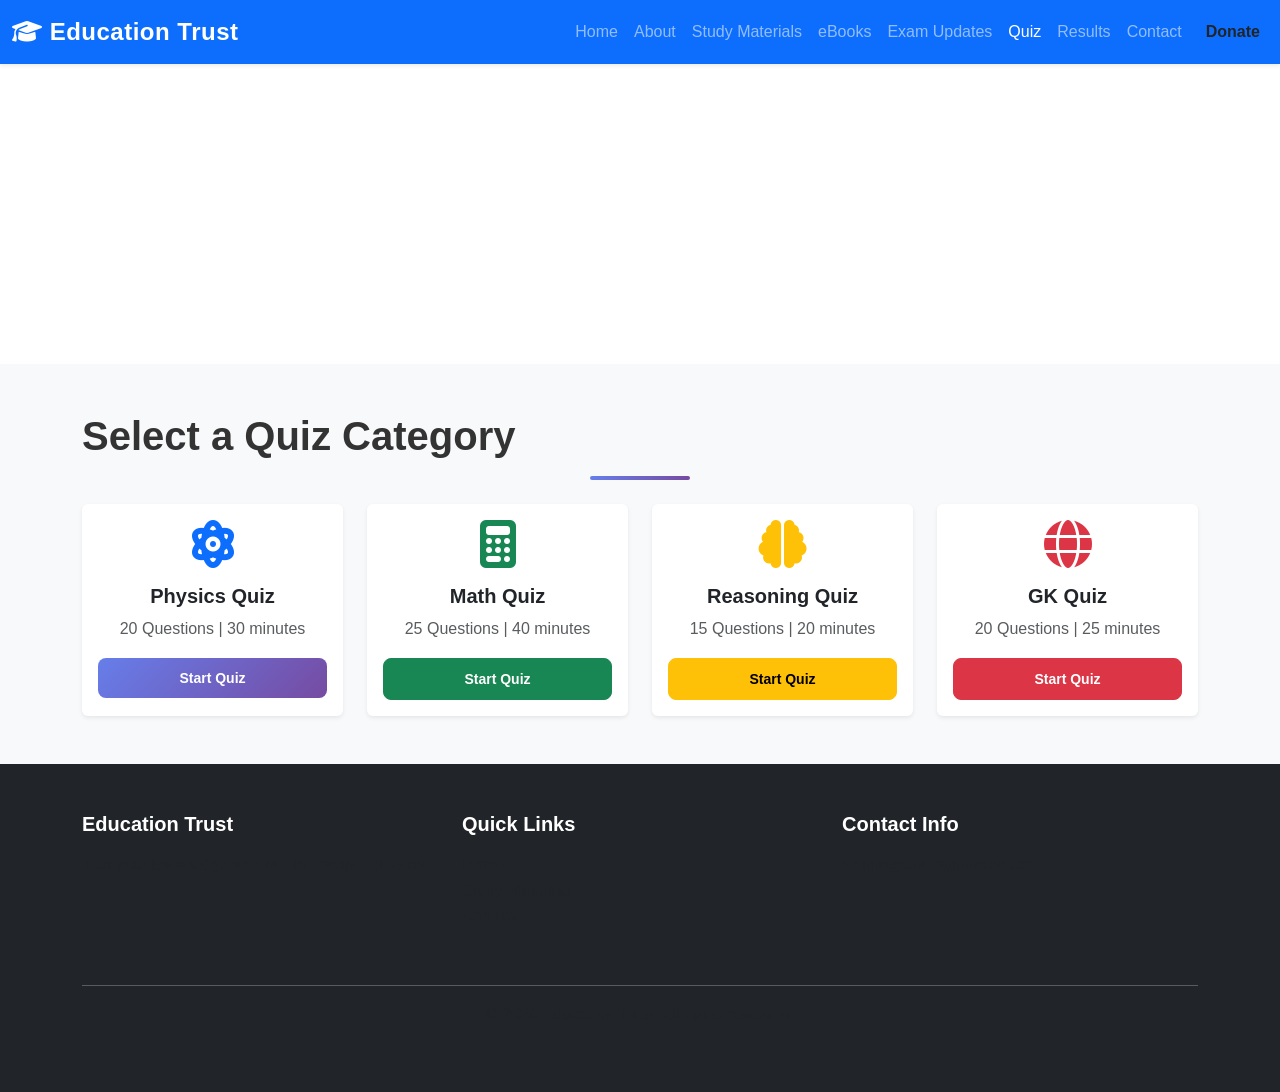
<file: quiz.html>
<!DOCTYPE html>
<html lang="en">
<head>
    <meta charset="UTF-8">
    <meta name="viewport" content="width=device-width, initial-scale=1.0">
    <title>Practice Quiz - Education Trust</title>
    <link href="https://cdn.jsdelivr.net/npm/bootstrap@5.3.0/dist/css/bootstrap.min.css" rel="stylesheet">
    <link rel="stylesheet" href="https://cdnjs.cloudflare.com/ajax/libs/font-awesome/6.4.0/css/all.min.css">
    <link rel="stylesheet" href="css/style.css">
</head>
<body>
    <!-- Navigation Bar -->
    <nav class="navbar navbar-expand-lg navbar-dark bg-primary sticky-top shadow-sm">
        <div class="container-fluid">
            <a class="navbar-brand fw-bold" href="index.html">
                <i class="fas fa-graduation-cap"></i> Education Trust
            </a>
            <button class="navbar-toggler" type="button" data-bs-toggle="collapse" data-bs-target="#navbarNav">
                <span class="navbar-toggler-icon"></span>
            </button>
            <div class="collapse navbar-collapse" id="navbarNav">
                <ul class="navbar-nav ms-auto">
                    <li class="nav-item"><a class="nav-link" href="index.html">Home</a></li>
                    <li class="nav-item"><a class="nav-link" href="about.html">About</a></li>
                    <li class="nav-item"><a class="nav-link" href="study-material.html">Study Materials</a></li>
                    <li class="nav-item"><a class="nav-link" href="ebooks.html">eBooks</a></li>
                    <li class="nav-item"><a class="nav-link" href="exam-updates.html">Exam Updates</a></li>
                    <li class="nav-item"><a class="nav-link active" href="quiz.html">Quiz</a></li>
                    <li class="nav-item"><a class="nav-link" href="result-check.html">Results</a></li>
                    <li class="nav-item"><a class="nav-link" href="contact.html">Contact</a></li>
                    <li class="nav-item"><a class="nav-link btn btn-warning text-dark ms-2" href="donate.html">Donate</a></li>
                </ul>
            </div>
        </div>
    </nav>

    <!-- Hero Section -->
    <section class="hero-banner bg-gradient text-white d-flex align-items-center justify-content-center" style="height: 300px; background: linear-gradient(135deg, #667eea 0%, #764ba2 100%);">
        <div class="container text-center">
            <h1 class="display-4 fw-bold">Practice Quiz</h1>
            <p class="lead">Test your knowledge with our interactive quizzes</p>
        </div>
    </section>

    <!-- Quiz Selection -->
    <section class="py-5 bg-light">
        <div class="container">
            <h2 class="fw-bold mb-4 section-title">Select a Quiz Category</h2>
            <div class="row g-4">
                <div class="col-md-6 col-lg-3">
                    <div class="card text-center shadow-sm h-100 hover-lift" onclick="startQuiz('physics')">
                        <div class="card-body">
                            <i class="fas fa-atom fa-3x text-primary mb-3"></i>
                            <h5 class="card-title fw-bold">Physics Quiz</h5>
                            <p class="card-text text-muted">20 Questions | 30 minutes</p>
                            <button class="btn btn-primary btn-sm w-100">Start Quiz</button>
                        </div>
                    </div>
                </div>
                <div class="col-md-6 col-lg-3">
                    <div class="card text-center shadow-sm h-100 hover-lift" onclick="startQuiz('math')">
                        <div class="card-body">
                            <i class="fas fa-calculator fa-3x text-success mb-3"></i>
                            <h5 class="card-title fw-bold">Math Quiz</h5>
                            <p class="card-text text-muted">25 Questions | 40 minutes</p>
                            <button class="btn btn-success btn-sm w-100">Start Quiz</button>
                        </div>
                    </div>
                </div>
                <div class="col-md-6 col-lg-3">
                    <div class="card text-center shadow-sm h-100 hover-lift" onclick="startQuiz('reasoning')">
                        <div class="card-body">
                            <i class="fas fa-brain fa-3x text-warning mb-3"></i>
                            <h5 class="card-title fw-bold">Reasoning Quiz</h5>
                            <p class="card-text text-muted">15 Questions | 20 minutes</p>
                            <button class="btn btn-warning btn-sm w-100">Start Quiz</button>
                        </div>
                    </div>
                </div>
                <div class="col-md-6 col-lg-3">
                    <div class="card text-center shadow-sm h-100 hover-lift" onclick="startQuiz('gk')">
                        <div class="card-body">
                            <i class="fas fa-globe fa-3x text-danger mb-3"></i>
                            <h5 class="card-title fw-bold">GK Quiz</h5>
                            <p class="card-text text-muted">20 Questions | 25 minutes</p>
                            <button class="btn btn-danger btn-sm w-100">Start Quiz</button>
                        </div>
                    </div>
                </div>
            </div>
        </div>
    </section>

    <!-- Quiz Container (Hidden by default) -->
    <section class="py-5" id="quizContainer" style="display: none;">
        <div class="container">
            <div class="row">
                <div class="col-lg-8">
                    <!-- Progress Bar -->
                    <div class="mb-4">
                        <div class="d-flex justify-content-between align-items-center mb-2">
                            <h5 class="fw-bold mb-0">Question <span id="currentQuestion">1</span> of <span id="totalQuestions">20</span></h5>
                            <button class="btn btn-sm btn-secondary" onclick="endQuiz()">End Quiz</button>
                        </div>
                        <div class="progress" style="height: 25px;">
                            <div class="progress-bar bg-primary" id="progressBar" role="progressbar" style="width: 5%" aria-valuenow="5" aria-valuemin="0" aria-valuemax="100"></div>
                        </div>
                    </div>

                    <!-- Question Container -->
                    <div class="card shadow-sm mb-4">
                        <div class="card-body">
                            <h5 class="card-title fw-bold mb-4" id="questionText">Question text will appear here</h5>
                            <div id="optionsContainer">
                                <!-- Options will be populated here -->
                            </div>
                        </div>
                    </div>

                    <!-- Navigation Buttons -->
                    <div class="d-flex gap-3 justify-content-between">
                        <button class="btn btn-outline-primary" id="prevBtn" onclick="previousQuestion()" disabled>
                            <i class="fas fa-chevron-left"></i> Previous
                        </button>
                        <button class="btn btn-primary" id="nextBtn" onclick="nextQuestion()">
                            Next <i class="fas fa-chevron-right"></i>
                        </button>
                    </div>
                </div>

                <!-- Sidebar -->
                <div class="col-lg-4">
                    <div class="card shadow-sm sticky-top" style="top: 100px;">
                        <div class="card-header bg-primary text-white fw-bold">
                            <i class="fas fa-list"></i> Questions Progress
                        </div>
                        <div class="card-body p-2" style="max-height: 500px; overflow-y: auto;">
                            <div class="row g-2" id="questionButtons">
                                <!-- Question buttons will appear here -->
                            </div>
                        </div>
                        <div class="card-footer text-center">
                            <small class="text-muted">Click on any question to jump</small>
                        </div>
                    </div>
                </div>
            </div>
        </div>
    </section>

    <!-- Results Section (Hidden by default) -->
    <section class="py-5 bg-light" id="resultsSection" style="display: none;">
        <div class="container">
            <div class="row justify-content-center">
                <div class="col-lg-6">
                    <div class="card shadow-lg text-center">
                        <div class="card-body p-5">
                            <i class="fas fa-check-circle fa-5x text-success mb-3"></i>
                            <h3 class="fw-bold mb-3">Quiz Completed!</h3>
                            <div class="bg-light p-4 rounded mb-4">
                                <h1 class="display-4 fw-bold text-primary" id="scorePercentage">0%</h1>
                                <p class="lead mb-0">Your Score</p>
                                <p class="text-muted"><span id="correctAnswers">0</span> out of <span id="totalAnswers">20</span> correct</p>
                            </div>

                            <div class="row g-3 mb-4">
                                <div class="col-md-6">
                                    <div class="bg-success bg-opacity-10 p-3 rounded">
                                        <i class="fas fa-check text-success"></i>
                                        <p class="mb-0 small fw-bold">Correct</p>
                                        <h5 id="correctCount">0</h5>
                                    </div>
                                </div>
                                <div class="col-md-6">
                                    <div class="bg-danger bg-opacity-10 p-3 rounded">
                                        <i class="fas fa-times text-danger"></i>
                                        <p class="mb-0 small fw-bold">Incorrect</p>
                                        <h5 id="incorrectCount">0</h5>
                                    </div>
                                </div>
                            </div>

                            <div class="alert alert-info" id="performanceMessage">
                                <!-- Performance message will appear here -->
                            </div>

                            <div class="d-flex gap-3 justify-content-center">
                                <button class="btn btn-primary" onclick="retakeQuiz()">
                                    <i class="fas fa-redo"></i> Retake Quiz
                                </button>
                                <a href="index.html" class="btn btn-secondary">
                                    <i class="fas fa-home"></i> Home
                                </a>
                            </div>
                        </div>
                    </div>
                </div>
            </div>
        </div>
    </section>

    <!-- Footer -->
    <footer class="bg-dark text-white py-5">
        <div class="container">
            <div class="row">
                <div class="col-md-4 mb-4">
                    <h5 class="fw-bold mb-3">Education Trust</h5>
                    <p class="text-muted">Test your knowledge with our interactive quizzes.</p>
                </div>
                <div class="col-md-4 mb-4">
                    <h5 class="fw-bold mb-3">Quick Links</h5>
                    <ul class="list-unstyled">
                        <li><a href="index.html" class="text-muted text-decoration-none">Home</a></li>
                        <li><a href="study-material.html" class="text-muted text-decoration-none">Study Materials</a></li>
                        <li><a href="contact.html" class="text-muted text-decoration-none">Contact</a></li>
                    </ul>
                </div>
                <div class="col-md-4 mb-4">
                    <h5 class="fw-bold mb-3">Contact Info</h5>
                    <p class="text-muted"><i class="fas fa-envelope"></i> info@educationtrust.com</p>
                </div>
            </div>
            <hr class="bg-secondary">
            <div class="text-center text-muted">
                <p>&copy; 2024 Education Trust. All rights reserved.</p>
            </div>
        </div>
    </footer>

    <script src="https://cdn.jsdelivr.net/npm/bootstrap@5.3.0/dist/js/bootstrap.bundle.min.js"></script>
    <script src="js/quiz.js"></script>
</body>
</html>
</file>
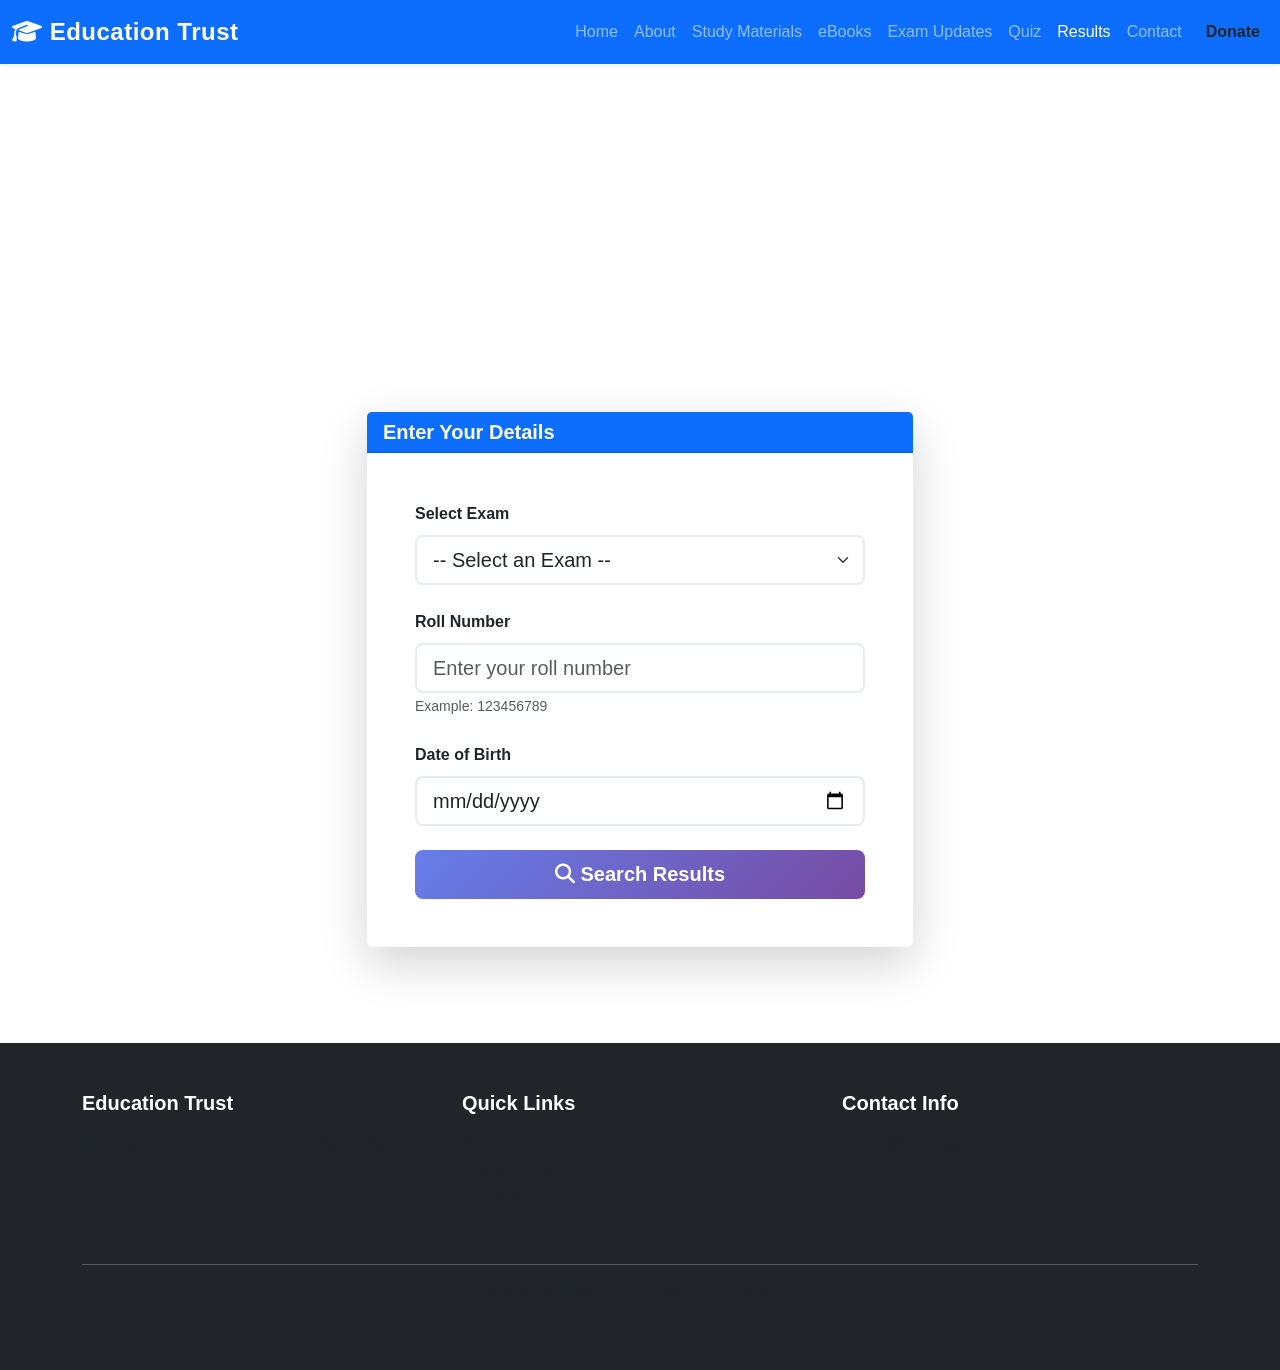
<file: result-check.html>
<!DOCTYPE html>
<html lang="en">
<head>
    <meta charset="UTF-8">
    <meta name="viewport" content="width=device-width, initial-scale=1.0">
    <title>Check Your Results - Education Trust</title>
    <link href="https://cdn.jsdelivr.net/npm/bootstrap@5.3.0/dist/css/bootstrap.min.css" rel="stylesheet">
    <link rel="stylesheet" href="https://cdnjs.cloudflare.com/ajax/libs/font-awesome/6.4.0/css/all.min.css">
    <link rel="stylesheet" href="css/style.css">
</head>
<body>
    <!-- Navigation Bar -->
    <nav class="navbar navbar-expand-lg navbar-dark bg-primary sticky-top shadow-sm">
        <div class="container-fluid">
            <a class="navbar-brand fw-bold" href="index.html">
                <i class="fas fa-graduation-cap"></i> Education Trust
            </a>
            <button class="navbar-toggler" type="button" data-bs-toggle="collapse" data-bs-target="#navbarNav">
                <span class="navbar-toggler-icon"></span>
            </button>
            <div class="collapse navbar-collapse" id="navbarNav">
                <ul class="navbar-nav ms-auto">
                    <li class="nav-item"><a class="nav-link" href="index.html">Home</a></li>
                    <li class="nav-item"><a class="nav-link" href="about.html">About</a></li>
                    <li class="nav-item"><a class="nav-link" href="study-material.html">Study Materials</a></li>
                    <li class="nav-item"><a class="nav-link" href="ebooks.html">eBooks</a></li>
                    <li class="nav-item"><a class="nav-link" href="exam-updates.html">Exam Updates</a></li>
                    <li class="nav-item"><a class="nav-link" href="quiz.html">Quiz</a></li>
                    <li class="nav-item"><a class="nav-link active" href="result-check.html">Results</a></li>
                    <li class="nav-item"><a class="nav-link" href="contact.html">Contact</a></li>
                    <li class="nav-item"><a class="nav-link btn btn-warning text-dark ms-2" href="donate.html">Donate</a></li>
                </ul>
            </div>
        </div>
    </nav>

    <!-- Hero Section -->
    <section class="hero-banner bg-gradient text-white d-flex align-items-center justify-content-center" style="height: 300px; background: linear-gradient(135deg, #667eea 0%, #764ba2 100%);">
        <div class="container text-center">
            <h1 class="display-4 fw-bold">Check Your Results</h1>
            <p class="lead">Find your exam results using roll number or registration ID</p>
        </div>
    </section>

    <!-- Results Checker Section -->
    <section class="py-5">
        <div class="container">
            <div class="row justify-content-center mb-5">
                <div class="col-lg-6">
                    <div class="card shadow-lg">
                        <div class="card-header bg-primary text-white">
                            <h5 class="mb-0 fw-bold">Enter Your Details</h5>
                        </div>
                        <div class="card-body p-5">
                            <form id="resultForm">
                                <div class="mb-4">
                                    <label for="examType" class="form-label fw-bold">Select Exam</label>
                                    <select class="form-select form-select-lg" id="examType" required>
                                        <option value="">-- Select an Exam --</option>
                                        <option value="ssc-cgl">SSC CGL</option>
                                        <option value="upsc">UPSC Civil Services</option>
                                        <option value="bank-clerk">Bank Clerk</option>
                                        <option value="bank-po">Bank PO</option>
                                        <option value="neet">NEET-UG</option>
                                        <option value="jee">JEE Main</option>
                                    </select>
                                </div>

                                <div class="mb-4">
                                    <label for="rollNumber" class="form-label fw-bold">Roll Number</label>
                                    <input type="text" class="form-control form-control-lg" id="rollNumber" placeholder="Enter your roll number" required>
                                    <small class="text-muted">Example: 123456789</small>
                                </div>

                                <div class="mb-4">
                                    <label for="dob" class="form-label fw-bold">Date of Birth</label>
                                    <input type="date" class="form-control form-control-lg" id="dob" required>
                                </div>

                                <button type="submit" class="btn btn-primary btn-lg w-100 fw-bold">
                                    <i class="fas fa-search"></i> Search Results
                                </button>
                            </form>
                        </div>
                    </div>
                </div>
            </div>

            <!-- Results Display Section (Hidden by default) -->
            <div id="resultsDisplay" style="display: none;">
                <div class="row justify-content-center mb-4">
                    <div class="col-lg-8">
                        <div class="card shadow-lg border-success">
                            <div class="card-header bg-success text-white">
                                <div class="d-flex justify-content-between align-items-center">
                                    <h5 class="mb-0 fw-bold"><i class="fas fa-check-circle"></i> Result Found</h5>
                                    <button type="button" class="btn-close btn-close-white" onclick="resetForm()"></button>
                                </div>
                            </div>
                            <div class="card-body p-5">
                                <!-- Candidate Info -->
                                <div class="border-bottom pb-4 mb-4">
                                    <h6 class="text-muted text-uppercase mb-3">Candidate Information</h6>
                                    <div class="row">
                                        <div class="col-md-6 mb-3">
                                            <p class="mb-1 text-muted small">Name</p>
                                            <h6 class="fw-bold" id="resultName">John Doe</h6>
                                        </div>
                                        <div class="col-md-6 mb-3">
                                            <p class="mb-1 text-muted small">Roll Number</p>
                                            <h6 class="fw-bold" id="resultRoll">123456789</h6>
                                        </div>
                                        <div class="col-md-6 mb-3">
                                            <p class="mb-1 text-muted small">Exam</p>
                                            <h6 class="fw-bold" id="resultExam">SSC CGL</h6>
                                        </div>
                                        <div class="col-md-6 mb-3">
                                            <p class="mb-1 text-muted small">Exam Date</p>
                                            <h6 class="fw-bold" id="resultDate">May 15, 2024</h6>
                                        </div>
                                    </div>
                                </div>

                                <!-- Marks Details -->
                                <div class="border-bottom pb-4 mb-4">
                                    <h6 class="text-muted text-uppercase mb-3">Marks Details</h6>
                                    <div class="row text-center">
                                        <div class="col-md-4 mb-3">
                                            <div class="bg-primary bg-opacity-10 p-4 rounded">
                                                <p class="text-muted small mb-1">Marks Obtained</p>
                                                <h2 class="fw-bold text-primary mb-0" id="resultMarks">75</h2>
                                            </div>
                                        </div>
                                        <div class="col-md-4 mb-3">
                                            <div class="bg-info bg-opacity-10 p-4 rounded">
                                                <p class="text-muted small mb-1">Total Marks</p>
                                                <h2 class="fw-bold text-info mb-0" id="resultTotal">100</h2>
                                            </div>
                                        </div>
                                        <div class="col-md-4 mb-3">
                                            <div class="bg-success bg-opacity-10 p-4 rounded">
                                                <p class="text-muted small mb-1">Percentage</p>
                                                <h2 class="fw-bold text-success mb-0" id="resultPercentage">75%</h2>
                                            </div>
                                        </div>
                                    </div>
                                </div>

                                <!-- Status -->
                                <div class="border-bottom pb-4 mb-4">
                                    <h6 class="text-muted text-uppercase mb-3">Result Status</h6>
                                    <div class="alert alert-success mb-0" id="resultStatus">
                                        <i class="fas fa-check-circle"></i> <strong>QUALIFIED</strong> - You have qualified for the next round.
                                    </div>
                                </div>

                                <!-- Additional Info -->
                                <div class="mb-4">
                                    <h6 class="text-muted text-uppercase mb-3">Important Information</h6>
                                    <ul class="list-unstyled">
                                        <li class="mb-2"><i class="fas fa-info-circle text-info"></i> <small>Admit Card for Mains exam will be issued on <strong>June 1, 2024</strong></small></li>
                                        <li class="mb-2"><i class="fas fa-calendar-alt text-info"></i> <small>Mains exam scheduled on <strong>June 8, 2024</strong></small></li>
                                        <li><i class="fas fa-download text-info"></i> <small>Download your scorecard from the official website</small></li>
                                    </ul>
                                </div>

                                <!-- Action Buttons -->
                                <div class="d-flex gap-3">
                                    <button class="btn btn-primary flex-fill" onclick="printResult()">
                                        <i class="fas fa-print"></i> Print Result
                                    </button>
                                    <button class="btn btn-success flex-fill">
                                        <i class="fas fa-download"></i> Download Scorecard
                                    </button>
                                </div>
                            </div>
                        </div>
                    </div>
                </div>
            </div>

            <!-- No Results Message (Hidden by default) -->
            <div id="noResultsMessage" style="display: none;">
                <div class="row justify-content-center">
                    <div class="col-lg-6">
                        <div class="card shadow-lg border-danger">
                            <div class="card-body text-center p-5">
                                <i class="fas fa-exclamation-circle fa-5x text-danger mb-3"></i>
                                <h4 class="fw-bold mb-3">No Results Found</h4>
                                <p class="text-muted mb-4">The roll number and date of birth you entered do not match our records. Please check and try again.</p>
                                <button class="btn btn-danger" onclick="resetForm()">
                                    <i class="fas fa-redo"></i> Try Again
                                </button>
                            </div>
                        </div>
                    </div>
                </div>
            </div>
        </div>
    </section>

    <!-- Footer -->
    <footer class="bg-dark text-white py-5">
        <div class="container">
            <div class="row">
                <div class="col-md-4 mb-4">
                    <h5 class="fw-bold mb-3">Education Trust</h5>
                    <p class="text-muted">Helping you track your exam results easily.</p>
                </div>
                <div class="col-md-4 mb-4">
                    <h5 class="fw-bold mb-3">Quick Links</h5>
                    <ul class="list-unstyled">
                        <li><a href="exam-updates.html" class="text-muted text-decoration-none">Exam Updates</a></li>
                        <li><a href="quiz.html" class="text-muted text-decoration-none">Practice Quiz</a></li>
                        <li><a href="contact.html" class="text-muted text-decoration-none">Contact</a></li>
                    </ul>
                </div>
                <div class="col-md-4 mb-4">
                    <h5 class="fw-bold mb-3">Contact Info</h5>
                    <p class="text-muted"><i class="fas fa-envelope"></i> info@educationtrust.com</p>
                </div>
            </div>
            <hr class="bg-secondary">
            <div class="text-center text-muted">
                <p>&copy; 2024 Education Trust. All rights reserved.</p>
            </div>
        </div>
    </footer>

    <script src="https://cdn.jsdelivr.net/npm/bootstrap@5.3.0/dist/js/bootstrap.bundle.min.js"></script>
    <script src="js/result.js"></script>
</body>
</html>
</file>
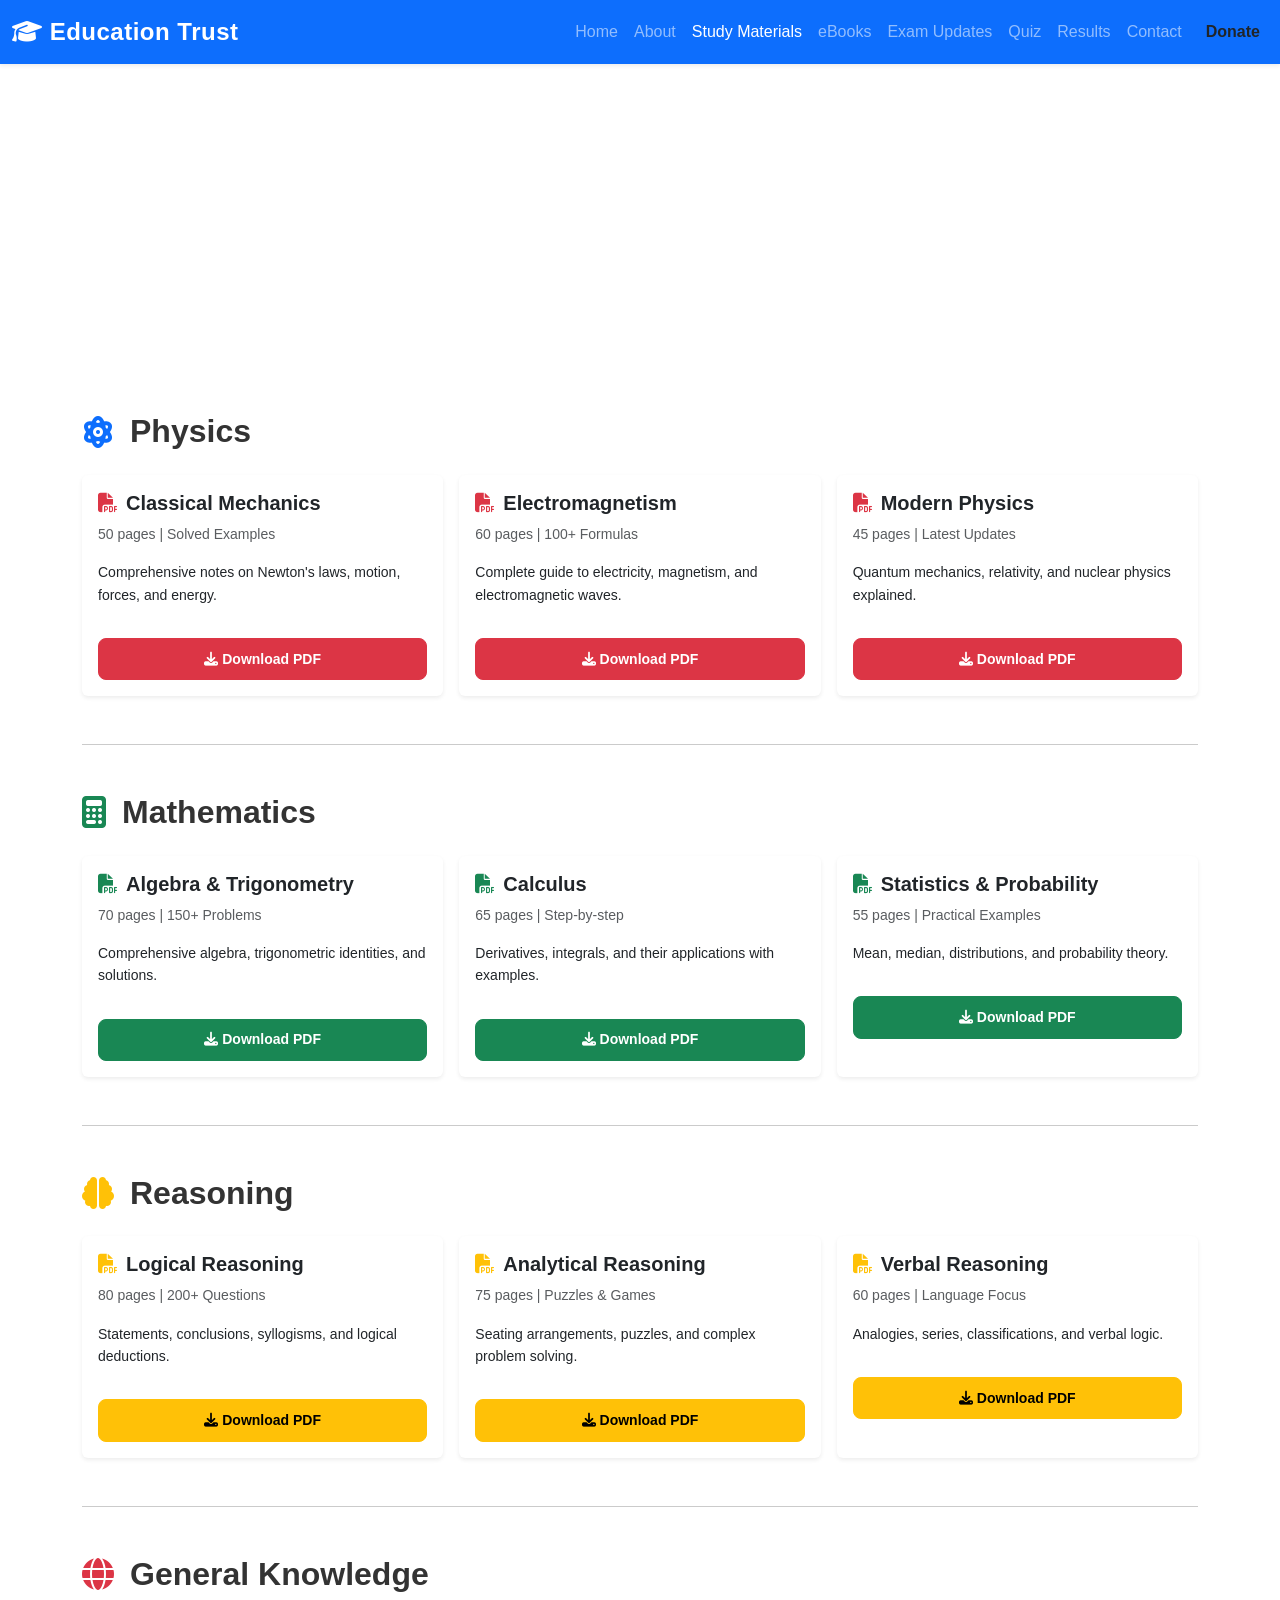
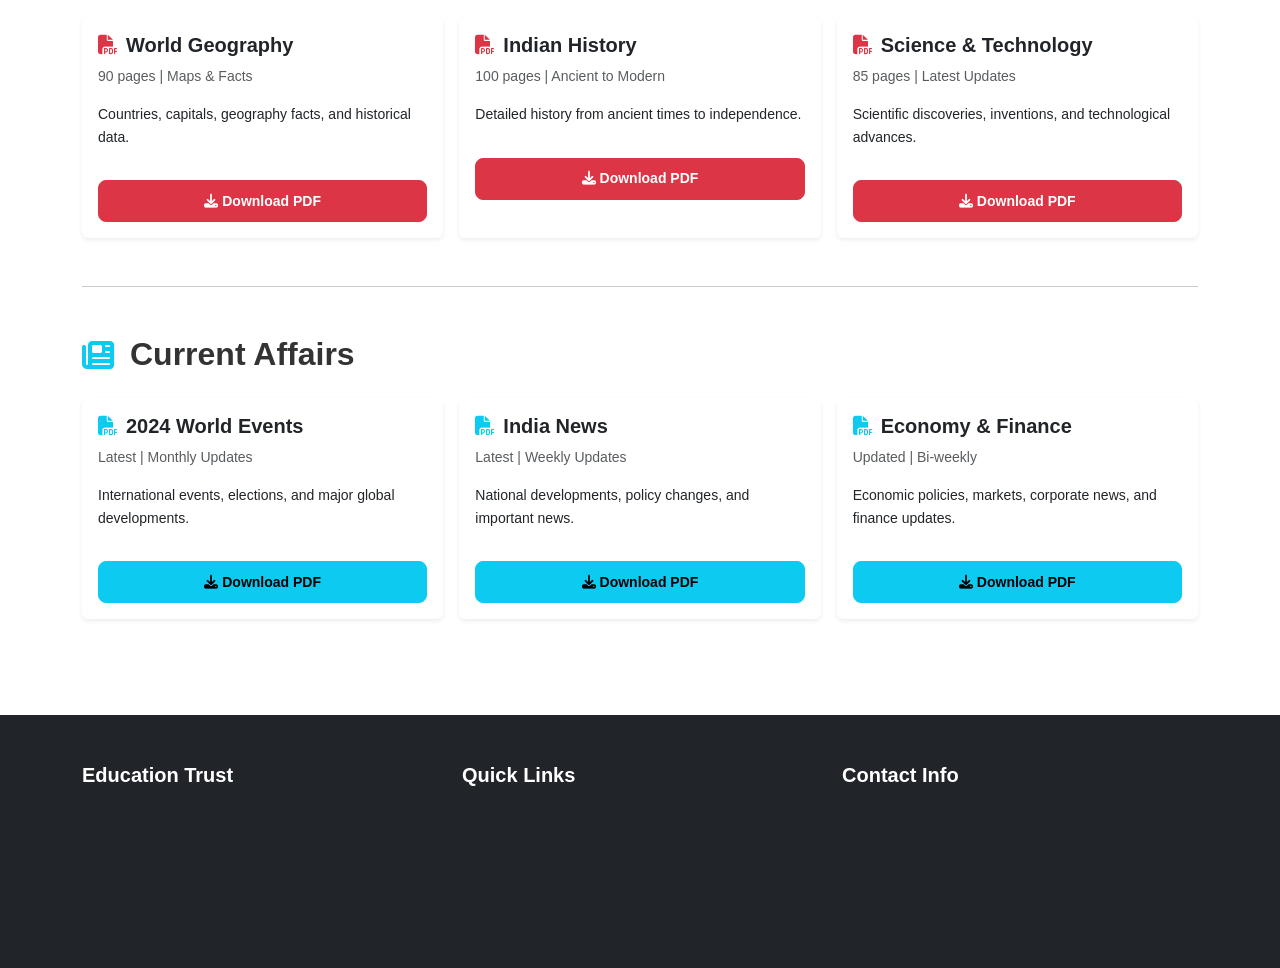
<file: study-material.html>
<!DOCTYPE html>
<html lang="en">
<head>
    <meta charset="UTF-8">
    <meta name="viewport" content="width=device-width, initial-scale=1.0">
    <title>Study Materials - Education Trust</title>
    <link href="https://cdn.jsdelivr.net/npm/bootstrap@5.3.0/dist/css/bootstrap.min.css" rel="stylesheet">
    <link rel="stylesheet" href="https://cdnjs.cloudflare.com/ajax/libs/font-awesome/6.4.0/css/all.min.css">
    <link rel="stylesheet" href="css/style.css">
</head>
<body>
    <!-- Navigation Bar -->
    <nav class="navbar navbar-expand-lg navbar-dark bg-primary sticky-top shadow-sm">
        <div class="container-fluid">
            <a class="navbar-brand fw-bold" href="index.html">
                <i class="fas fa-graduation-cap"></i> Education Trust
            </a>
            <button class="navbar-toggler" type="button" data-bs-toggle="collapse" data-bs-target="#navbarNav">
                <span class="navbar-toggler-icon"></span>
            </button>
            <div class="collapse navbar-collapse" id="navbarNav">
                <ul class="navbar-nav ms-auto">
                    <li class="nav-item"><a class="nav-link" href="index.html">Home</a></li>
                    <li class="nav-item"><a class="nav-link" href="about.html">About</a></li>
                    <li class="nav-item"><a class="nav-link active" href="study-material.html">Study Materials</a></li>
                    <li class="nav-item"><a class="nav-link" href="ebooks.html">eBooks</a></li>
                    <li class="nav-item"><a class="nav-link" href="exam-updates.html">Exam Updates</a></li>
                    <li class="nav-item"><a class="nav-link" href="quiz.html">Quiz</a></li>
                    <li class="nav-item"><a class="nav-link" href="result-check.html">Results</a></li>
                    <li class="nav-item"><a class="nav-link" href="contact.html">Contact</a></li>
                    <li class="nav-item"><a class="nav-link btn btn-warning text-dark ms-2" href="donate.html">Donate</a></li>
                </ul>
            </div>
        </div>
    </nav>

    <!-- Hero Section -->
    <section class="hero-banner bg-gradient text-white d-flex align-items-center justify-content-center" style="height: 300px; background: linear-gradient(135deg, #667eea 0%, #764ba2 100%);">
        <div class="container text-center">
            <h1 class="display-4 fw-bold">Study Materials</h1>
            <p class="lead">Comprehensive notes, formulas, and practice materials for competitive exams</p>
        </div>
    </section>

    <!-- Study Materials By Category -->
    <section class="py-5">
        <div class="container">
            <!-- Physics -->
            <div class="mb-5">
                <h2 class="fw-bold mb-4 d-flex align-items-center">
                    <i class="fas fa-atom text-primary me-3"></i>Physics
                </h2>
                <div class="row g-3">
                    <div class="col-md-6 col-lg-4">
                        <div class="card material-card shadow-sm h-100">
                            <div class="card-body">
                                <h5 class="card-title fw-bold">
                                    <i class="fas fa-file-pdf text-danger me-2"></i>Classical Mechanics
                                </h5>
                                <p class="card-text text-muted small">50 pages | Solved Examples</p>
                                <p class="card-text small">Comprehensive notes on Newton's laws, motion, forces, and energy.</p>
                                <a href="ebooks/physics-mechanics.pdf" class="btn btn-sm btn-danger w-100 mt-3">
                                    <i class="fas fa-download"></i> Download PDF
                                </a>
                            </div>
                        </div>
                    </div>
                    <div class="col-md-6 col-lg-4">
                        <div class="card material-card shadow-sm h-100">
                            <div class="card-body">
                                <h5 class="card-title fw-bold">
                                    <i class="fas fa-file-pdf text-danger me-2"></i>Electromagnetism
                                </h5>
                                <p class="card-text text-muted small">60 pages | 100+ Formulas</p>
                                <p class="card-text small">Complete guide to electricity, magnetism, and electromagnetic waves.</p>
                                <a href="ebooks/physics-electromagnetism.pdf" class="btn btn-sm btn-danger w-100 mt-3">
                                    <i class="fas fa-download"></i> Download PDF
                                </a>
                            </div>
                        </div>
                    </div>
                    <div class="col-md-6 col-lg-4">
                        <div class="card material-card shadow-sm h-100">
                            <div class="card-body">
                                <h5 class="card-title fw-bold">
                                    <i class="fas fa-file-pdf text-danger me-2"></i>Modern Physics
                                </h5>
                                <p class="card-text text-muted small">45 pages | Latest Updates</p>
                                <p class="card-text small">Quantum mechanics, relativity, and nuclear physics explained.</p>
                                <a href="ebooks/physics-modern.pdf" class="btn btn-sm btn-danger w-100 mt-3">
                                    <i class="fas fa-download"></i> Download PDF
                                </a>
                            </div>
                        </div>
                    </div>
                </div>
                <hr class="my-5">
            </div>

            <!-- Mathematics -->
            <div class="mb-5">
                <h2 class="fw-bold mb-4 d-flex align-items-center">
                    <i class="fas fa-calculator text-success me-3"></i>Mathematics
                </h2>
                <div class="row g-3">
                    <div class="col-md-6 col-lg-4">
                        <div class="card material-card shadow-sm h-100">
                            <div class="card-body">
                                <h5 class="card-title fw-bold">
                                    <i class="fas fa-file-pdf text-success me-2"></i>Algebra & Trigonometry
                                </h5>
                                <p class="card-text text-muted small">70 pages | 150+ Problems</p>
                                <p class="card-text small">Comprehensive algebra, trigonometric identities, and solutions.</p>
                                <a href="ebooks/math-algebra.pdf" class="btn btn-sm btn-success w-100 mt-3">
                                    <i class="fas fa-download"></i> Download PDF
                                </a>
                            </div>
                        </div>
                    </div>
                    <div class="col-md-6 col-lg-4">
                        <div class="card material-card shadow-sm h-100">
                            <div class="card-body">
                                <h5 class="card-title fw-bold">
                                    <i class="fas fa-file-pdf text-success me-2"></i>Calculus
                                </h5>
                                <p class="card-text text-muted small">65 pages | Step-by-step</p>
                                <p class="card-text small">Derivatives, integrals, and their applications with examples.</p>
                                <a href="ebooks/math-calculus.pdf" class="btn btn-sm btn-success w-100 mt-3">
                                    <i class="fas fa-download"></i> Download PDF
                                </a>
                            </div>
                        </div>
                    </div>
                    <div class="col-md-6 col-lg-4">
                        <div class="card material-card shadow-sm h-100">
                            <div class="card-body">
                                <h5 class="card-title fw-bold">
                                    <i class="fas fa-file-pdf text-success me-2"></i>Statistics & Probability
                                </h5>
                                <p class="card-text text-muted small">55 pages | Practical Examples</p>
                                <p class="card-text small">Mean, median, distributions, and probability theory.</p>
                                <a href="ebooks/math-statistics.pdf" class="btn btn-sm btn-success w-100 mt-3">
                                    <i class="fas fa-download"></i> Download PDF
                                </a>
                            </div>
                        </div>
                    </div>
                </div>
                <hr class="my-5">
            </div>

            <!-- Reasoning -->
            <div class="mb-5">
                <h2 class="fw-bold mb-4 d-flex align-items-center">
                    <i class="fas fa-brain text-warning me-3"></i>Reasoning
                </h2>
                <div class="row g-3">
                    <div class="col-md-6 col-lg-4">
                        <div class="card material-card shadow-sm h-100">
                            <div class="card-body">
                                <h5 class="card-title fw-bold">
                                    <i class="fas fa-file-pdf text-warning me-2"></i>Logical Reasoning
                                </h5>
                                <p class="card-text text-muted small">80 pages | 200+ Questions</p>
                                <p class="card-text small">Statements, conclusions, syllogisms, and logical deductions.</p>
                                <a href="ebooks/reasoning-logical.pdf" class="btn btn-sm btn-warning w-100 mt-3">
                                    <i class="fas fa-download"></i> Download PDF
                                </a>
                            </div>
                        </div>
                    </div>
                    <div class="col-md-6 col-lg-4">
                        <div class="card material-card shadow-sm h-100">
                            <div class="card-body">
                                <h5 class="card-title fw-bold">
                                    <i class="fas fa-file-pdf text-warning me-2"></i>Analytical Reasoning
                                </h5>
                                <p class="card-text text-muted small">75 pages | Puzzles & Games</p>
                                <p class="card-text small">Seating arrangements, puzzles, and complex problem solving.</p>
                                <a href="ebooks/reasoning-analytical.pdf" class="btn btn-sm btn-warning w-100 mt-3">
                                    <i class="fas fa-download"></i> Download PDF
                                </a>
                            </div>
                        </div>
                    </div>
                    <div class="col-md-6 col-lg-4">
                        <div class="card material-card shadow-sm h-100">
                            <div class="card-body">
                                <h5 class="card-title fw-bold">
                                    <i class="fas fa-file-pdf text-warning me-2"></i>Verbal Reasoning
                                </h5>
                                <p class="card-text text-muted small">60 pages | Language Focus</p>
                                <p class="card-text small">Analogies, series, classifications, and verbal logic.</p>
                                <a href="ebooks/reasoning-verbal.pdf" class="btn btn-sm btn-warning w-100 mt-3">
                                    <i class="fas fa-download"></i> Download PDF
                                </a>
                            </div>
                        </div>
                    </div>
                </div>
                <hr class="my-5">
            </div>

            <!-- General Knowledge -->
            <div class="mb-5">
                <h2 class="fw-bold mb-4 d-flex align-items-center">
                    <i class="fas fa-globe text-danger me-3"></i>General Knowledge
                </h2>
                <div class="row g-3">
                    <div class="col-md-6 col-lg-4">
                        <div class="card material-card shadow-sm h-100">
                            <div class="card-body">
                                <h5 class="card-title fw-bold">
                                    <i class="fas fa-file-pdf text-danger me-2"></i>World Geography
                                </h5>
                                <p class="card-text text-muted small">90 pages | Maps & Facts</p>
                                <p class="card-text small">Countries, capitals, geography facts, and historical data.</p>
                                <a href="ebooks/gk-geography.pdf" class="btn btn-sm btn-danger w-100 mt-3">
                                    <i class="fas fa-download"></i> Download PDF
                                </a>
                            </div>
                        </div>
                    </div>
                    <div class="col-md-6 col-lg-4">
                        <div class="card material-card shadow-sm h-100">
                            <div class="card-body">
                                <h5 class="card-title fw-bold">
                                    <i class="fas fa-file-pdf text-danger me-2"></i>Indian History
                                </h5>
                                <p class="card-text text-muted small">100 pages | Ancient to Modern</p>
                                <p class="card-text small">Detailed history from ancient times to independence.</p>
                                <a href="ebooks/gk-history.pdf" class="btn btn-sm btn-danger w-100 mt-3">
                                    <i class="fas fa-download"></i> Download PDF
                                </a>
                            </div>
                        </div>
                    </div>
                    <div class="col-md-6 col-lg-4">
                        <div class="card material-card shadow-sm h-100">
                            <div class="card-body">
                                <h5 class="card-title fw-bold">
                                    <i class="fas fa-file-pdf text-danger me-2"></i>Science & Technology
                                </h5>
                                <p class="card-text text-muted small">85 pages | Latest Updates</p>
                                <p class="card-text small">Scientific discoveries, inventions, and technological advances.</p>
                                <a href="ebooks/gk-science.pdf" class="btn btn-sm btn-danger w-100 mt-3">
                                    <i class="fas fa-download"></i> Download PDF
                                </a>
                            </div>
                        </div>
                    </div>
                </div>
                <hr class="my-5">
            </div>

            <!-- Current Affairs -->
            <div class="mb-5">
                <h2 class="fw-bold mb-4 d-flex align-items-center">
                    <i class="fas fa-newspaper text-info me-3"></i>Current Affairs
                </h2>
                <div class="row g-3">
                    <div class="col-md-6 col-lg-4">
                        <div class="card material-card shadow-sm h-100">
                            <div class="card-body">
                                <h5 class="card-title fw-bold">
                                    <i class="fas fa-file-pdf text-info me-2"></i>2024 World Events
                                </h5>
                                <p class="card-text text-muted small">Latest | Monthly Updates</p>
                                <p class="card-text small">International events, elections, and major global developments.</p>
                                <a href="ebooks/affairs-world.pdf" class="btn btn-sm btn-info w-100 mt-3">
                                    <i class="fas fa-download"></i> Download PDF
                                </a>
                            </div>
                        </div>
                    </div>
                    <div class="col-md-6 col-lg-4">
                        <div class="card material-card shadow-sm h-100">
                            <div class="card-body">
                                <h5 class="card-title fw-bold">
                                    <i class="fas fa-file-pdf text-info me-2"></i>India News
                                </h5>
                                <p class="card-text text-muted small">Latest | Weekly Updates</p>
                                <p class="card-text small">National developments, policy changes, and important news.</p>
                                <a href="ebooks/affairs-india.pdf" class="btn btn-sm btn-info w-100 mt-3">
                                    <i class="fas fa-download"></i> Download PDF
                                </a>
                            </div>
                        </div>
                    </div>
                    <div class="col-md-6 col-lg-4">
                        <div class="card material-card shadow-sm h-100">
                            <div class="card-body">
                                <h5 class="card-title fw-bold">
                                    <i class="fas fa-file-pdf text-info me-2"></i>Economy & Finance
                                </h5>
                                <p class="card-text text-muted small">Updated | Bi-weekly</p>
                                <p class="card-text small">Economic policies, markets, corporate news, and finance updates.</p>
                                <a href="ebooks/affairs-economy.pdf" class="btn btn-sm btn-info w-100 mt-3">
                                    <i class="fas fa-download"></i> Download PDF
                                </a>
                            </div>
                        </div>
                    </div>
                </div>
            </div>
        </div>
    </section>

    <!-- Footer -->
    <footer class="bg-dark text-white py-5">
        <div class="container">
            <div class="row">
                <div class="col-md-4 mb-4">
                    <h5 class="fw-bold mb-3">Education Trust</h5>
                    <p class="text-muted">Empowering students with free quality education.</p>
                </div>
                <div class="col-md-4 mb-4">
                    <h5 class="fw-bold mb-3">Quick Links</h5>
                    <ul class="list-unstyled">
                        <li><a href="about.html" class="text-muted text-decoration-none">About Us</a></li>
                        <li><a href="ebooks.html" class="text-muted text-decoration-none">eBooks</a></li>
                        <li><a href="contact.html" class="text-muted text-decoration-none">Contact</a></li>
                    </ul>
                </div>
                <div class="col-md-4 mb-4">
                    <h5 class="fw-bold mb-3">Contact Info</h5>
                    <p class="text-muted"><i class="fas fa-envelope"></i> info@educationtrust.com</p>
                </div>
            </div>
        </div>
    </footer>

    <script src="https://cdn.jsdelivr.net/npm/bootstrap@5.3.0/dist/js/bootstrap.bundle.min.js"></script>
    <script src="js/script.js"></script>
</body>
</html>
</file>
<file: css/style.css>
/* Education Trust - Main Stylesheet */
/* Enhanced with Modern Hero Slider & Responsive Images */

:root {
    --primary-color: #667eea;
    --secondary-color: #764ba2;
    --success-color: #28a745;
    --danger-color: #dc3545;
    --warning-color: #ffc107;
    --info-color: #17a2b8;
    --light-bg: #f8f9fa;
    --dark-bg: #343a40;
}

* {
    margin: 0;
    padding: 0;
    box-sizing: border-box;
}

body {
    font-family: 'Segoe UI', Tahoma, Geneva, Verdana, sans-serif;
    line-height: 1.6;
    color: #333;
}

/* =============================================
   HERO SLIDER SECTION
   ============================================= */

.hero-slider-container {
    position: relative;
    width: 100%;
    min-height: 700px;
    overflow: hidden;
}

.hero-carousel {
    height: 100%;
}

.carousel-item {
    height: 700px;
    transition: all 0.8s cubic-bezier(0.25, 0.46, 0.45, 0.94);
}

@media (max-width: 768px) {
    .carousel-item {
        height: 500px;
    }
    
    .hero-slider-container {
        min-height: 500px;
    }
}

@media (max-width: 480px) {
    .carousel-item {
        height: 350px;
    }
    
    .hero-slider-container {
        min-height: 350px;
    }
}

/* Hero Slide Background with Responsive Images */
.hero-slide {
    position: relative;
    width: 100%;
    height: 100%;
    display: flex;
    align-items: center;
    justify-content: center;
    background-size: cover;
    background-position: center;
    background-repeat: no-repeat;
    background-attachment: fixed;
}

/* Optimize for different screen sizes */
@media (max-width: 768px) {
    .hero-slide {
        background-attachment: scroll;
    }
}

/* Dark Overlay for Better Text Readability */
.hero-overlay {
    position: absolute;
    top: 0;
    left: 0;
    width: 100%;
    height: 100%;
    background: rgba(0, 0, 0, 0.25);
    z-index: 1;
    backdrop-filter: blur(1px);
}

/* Hero Content */
.hero-content {
    position: relative;
    z-index: 2;
    width: 100%;
    height: 100%;
    display: flex;
    align-items: center;
    justify-content: center;
    text-align: center;
    color: white;
    padding: 20px;
}

.slide-text-wrapper {
    max-width: 900px;
    margin: 0 auto;
    animation: slideInFade 0.8s ease-out forwards;
}

/* Hero Title - Word Animation */
.hero-title {
    font-size: 4rem;
    font-weight: 900;
    line-height: 1.2;
    margin-bottom: 25px;
    letter-spacing: -2px;
    text-shadow: 2px 2px 8px rgba(0, 0, 0, 0.4);
    word-spacing: 0.1em;
}

.hero-title .word {
    display: inline-block;
    margin-right: 10px;
    animation: fadeInUp 0.8s ease-out;
    animation-fill-mode: both;
    opacity: 0;
}

.hero-title .word:nth-child(1) {
    animation-delay: 0.1s;
}

.hero-title .word:nth-child(2) {
    animation-delay: 0.2s;
}

.hero-title .word:nth-child(3) {
    animation-delay: 0.3s;
}

.hero-title .word:nth-child(4) {
    animation-delay: 0.4s;
}

.hero-title .word:nth-child(5) {
    animation-delay: 0.5s;
}

/* Slide Specific Animations */
.carousel-item.active .slide-title-1 .word {
    animation: fadeInUp 0.8s cubic-bezier(0.25, 0.46, 0.45, 0.94);
    animation-fill-mode: both;
}

.carousel-item.active .slide-title-2 .word {
    animation: zoomInDown 0.8s cubic-bezier(0.25, 0.46, 0.45, 0.94);
    animation-fill-mode: both;
}

.carousel-item.active .slide-title-3 .word {
    animation: slideInLeft 0.8s cubic-bezier(0.25, 0.46, 0.45, 0.94);
    animation-fill-mode: both;
}

/* Hero Subtitle */
.hero-subtitle {
    font-size: 1.5rem;
    margin-bottom: 40px;
    text-shadow: 1px 1px 4px rgba(0, 0, 0, 0.4);
    opacity: 0;
    animation: fadeInUp 0.8s ease-out 0.3s forwards;
    font-weight: 300;
    letter-spacing: 0.5px;
}

.carousel-item.active .slide-subtitle-2 {
    animation: slideInDown 0.8s ease-out 0.3s forwards;
}

.carousel-item.active .slide-subtitle-3 {
    animation: slideInRight 0.8s ease-out 0.3s forwards;
}

/* Hero Buttons */
.hero-buttons {
    display: flex;
    gap: 20px;
    justify-content: center;
    flex-wrap: wrap;
    opacity: 0;
    animation: fadeInUp 0.8s ease-out 0.5s forwards;
}

.carousel-item.active .slide-buttons-2 {
    animation: slideInUp 0.8s ease-out 0.5s forwards;
}

.carousel-item.active .slide-buttons-3 {
    animation: fadeIn 0.8s ease-out 0.5s forwards;
}

.hero-buttons .btn {
    padding: 14px 35px;
    font-size: 1.1rem;
    border-radius: 0.5rem;
    transition: all 0.4s cubic-bezier(0.25, 0.46, 0.45, 0.94);
    box-shadow: 0 10px 30px rgba(0, 0, 0, 0.3);
    border: none;
}

.hero-buttons .btn:hover {
    transform: translateY(-5px);
    box-shadow: 0 15px 40px rgba(0, 0, 0, 0.4);
}

.hero-buttons .btn-light:hover {
    background-color: #fff;
    color: #667eea;
}

.hero-buttons .btn-outline-light:hover {
    background-color: rgba(255, 255, 255, 0.15);
    border-color: white;
}

/* Carousel Controls - Custom Styling */
.carousel-control-prev,
.carousel-control-next {
    width: 60px;
    height: 60px;
    top: 50%;
    transform: translateY(-50%);
    background-color: rgba(255, 255, 255, 0.3);
    border-radius: 50%;
    transition: all 0.3s ease;
    opacity: 0.7;
    border: 2px solid rgba(255, 255, 255, 0.5);
}

.carousel-control-prev:hover,
.carousel-control-next:hover {
    background-color: rgba(255, 255, 255, 0.5);
    opacity: 1;
    border-color: white;
}

.carousel-control-prev {
    left: 30px;
}

.carousel-control-next {
    right: 30px;
}

.carousel-control-prev-icon,
.carousel-control-next-icon {
    filter: invert(1);
}

/* Carousel Indicators */
.carousel-indicators {
    bottom: 40px;
}

.carousel-indicators [data-bs-target] {
    width: 12px;
    height: 12px;
    border-radius: 50%;
    background-color: rgba(255, 255, 255, 0.5);
    cursor: pointer;
    transition: all 0.3s ease;
    border: none;
}

.carousel-indicators [data-bs-target].active {
    background-color: white;
    width: 35px;
    border-radius: 6px;
    box-shadow: 0 0 15px rgba(255, 255, 255, 0.6);
}

/* Scroll Down Indicator */
.scroll-indicator {
    position: absolute;
    bottom: 20px;
    left: 50%;
    transform: translateX(-50%);
    z-index: 3;
    display: flex;
    flex-direction: column;
    align-items: center;
    animation: float 2s ease-in-out infinite;
}

.scroll-indicator p {
    color: white;
    font-size: 0.9rem;
    margin-top: 15px;
    font-weight: 500;
    text-shadow: 1px 1px 3px rgba(0, 0, 0, 0.4);
}

.mouse {
    width: 26px;
    height: 40px;
    border: 2px solid white;
    border-radius: 13px;
    position: relative;
    opacity: 0.8;
}

.mouse span {
    position: absolute;
    top: 8px;
    left: 50%;
    transform: translateX(-50%);
    width: 2px;
    height: 8px;
    background-color: white;
    border-radius: 2px;
    animation: scroll 1.5s infinite;
}

@keyframes scroll {
    0% {
        opacity: 1;
        transform: translateX(-50%) translateY(0);
    }
    100% {
        opacity: 0;
        transform: translateX(-50%) translateY(15px);
    }
}

/* =============================================
   ANIMATIONS
   ============================================= */

@keyframes fadeInUp {
    from {
        opacity: 0;
        transform: translateY(30px);
    }
    to {
        opacity: 1;
        transform: translateY(0);
    }
}

@keyframes fadeIn {
    from {
        opacity: 0;
    }
    to {
        opacity: 1;
    }
}

@keyframes slideInFade {
    from {
        opacity: 0;
        transform: scale(0.95);
    }
    to {
        opacity: 1;
        transform: scale(1);
    }
}

@keyframes zoomInDown {
    from {
        opacity: 0;
        transform: scale(0.9) translateY(-20px);
    }
    to {
        opacity: 1;
        transform: scale(1) translateY(0);
    }
}

@keyframes slideInLeft {
    from {
        opacity: 0;
        transform: translateX(-50px);
    }
    to {
        opacity: 1;
        transform: translateX(0);
    }
}

@keyframes slideInDown {
    from {
        opacity: 0;
        transform: translateY(-30px);
    }
    to {
        opacity: 1;
        transform: translateY(0);
    }
}

@keyframes slideInRight {
    from {
        opacity: 0;
        transform: translateX(50px);
    }
    to {
        opacity: 1;
        transform: translateX(0);
    }
}

@keyframes slideInUp {
    from {
        opacity: 0;
        transform: translateY(30px);
    }
    to {
        opacity: 1;
        transform: translateY(0);
    }
}

@keyframes float {
    0%, 100% {
        transform: translateX(-50%) translateY(0px);
    }
    50% {
        transform: translateX(-50%) translateY(-15px);
    }
}

/* =============================================
   REST OF THE STYLES
   ============================================= */

/* Section Titles */
.section-title {
    position: relative;
    padding-bottom: 20px;
    font-size: 2.5rem;
    color: #333;
}

.section-title::after {
    content: '';
    position: absolute;
    bottom: 0;
    left: 50%;
    transform: translateX(-50%);
    width: 100px;
    height: 4px;
    background: linear-gradient(90deg, #667eea, #764ba2);
    border-radius: 2px;
}

/* Cards */
.card {
    border: none;
    transition: all 0.3s ease;
}

.card:hover {
    transform: translateY(-5px);
    box-shadow: 0 10px 30px rgba(0, 0, 0, 0.15) !important;
}

.material-card, .book-card, .update-card {
    transition: all 0.3s cubic-bezier(0.25, 0.46, 0.45, 0.94);
}

.hover-lift:hover {
    transform: translateY(-10px);
    box-shadow: 0 15px 40px rgba(102, 126, 234, 0.2) !important;
}

/* Border Left Accent */
.border-left-primary {
    border-left: 5px solid #667eea !important;
}

.border-left-success {
    border-left: 5px solid #28a745 !important;
}

.border-left-warning {
    border-left: 5px solid #ffc107 !important;
}

.border-left-danger {
    border-left: 5px solid #dc3545 !important;
}

/* Navbar */
.navbar {
    box-shadow: 0 2px 10px rgba(0, 0, 0, 0.1);
    transition: all 0.3s ease;
}

.navbar-brand {
    font-size: 1.5rem;
    letter-spacing: 0.5px;
}

/* Buttons */
.btn {
    font-weight: 600;
    border-radius: 0.5rem;
    padding: 0.6rem 1.5rem;
    transition: all 0.3s ease;
}

.btn:hover {
    transform: translateY(-2px);
    box-shadow: 0 5px 15px rgba(0, 0, 0, 0.2);
}

.btn-primary {
    background: linear-gradient(135deg, #667eea, #764ba2);
    border: none;
}

.btn-primary:hover {
    background: linear-gradient(135deg, #5568d3, #6a4293);
}

/* Progress Bar */
.progress {
    height: 8px;
    background-color: #e9ecef;
    border-radius: 10px;
}

.progress-bar {
    background: linear-gradient(90deg, #667eea, #764ba2);
    border-radius: 10px;
}

/* Footer */
footer {
    background-color: #2c3e50;
    color: #ecf0f1;
    padding: 3rem 0 1rem;
}

footer a {
    transition: color 0.3s ease;
}

footer a:hover {
    color: #667eea;
}

.social-links a {
    display: inline-block;
    width: 40px;
    height: 40px;
    background-color: rgba(255, 255, 255, 0.1);
    border-radius: 50%;
    text-align: center;
    line-height: 40px;
    transition: all 0.3s ease;
}

.social-links a:hover {
    background-color: #667eea;
    transform: translateY(-5px);
}

/* Quiz Styles */
.quiz-option {
    padding: 15px;
    border: 2px solid #e9ecef;
    border-radius: 0.5rem;
    cursor: pointer;
    transition: all 0.3s ease;
    margin-bottom: 10px;
}

.quiz-option:hover {
    border-color: #667eea;
    background-color: rgba(102, 126, 234, 0.05);
}

.quiz-option.selected {
    border-color: #667eea;
    background-color: rgba(102, 126, 234, 0.1);
}

.quiz-option.correct {
    border-color: #28a745;
    background-color: rgba(40, 167, 69, 0.1);
}

.quiz-option.incorrect {
    border-color: #dc3545;
    background-color: rgba(220, 53, 69, 0.1);
}

/* Question Buttons */
.question-btn {
    width: 50px;
    height: 50px;
    padding: 0;
    margin: 5px;
    border-radius: 5px;
    border: 2px solid #e9ecef;
    background-color: white;
    cursor: pointer;
    transition: all 0.3s ease;
    font-weight: bold;
}

.question-btn:hover {
    border-color: #667eea;
}

.question-btn.answered {
    background-color: #667eea;
    color: white;
    border-color: #667eea;
}

.question-btn.current {
    background-color: #764ba2;
    color: white;
    border-color: #764ba2;
}

/* Form Styles */
.form-control, .form-select {
    border: 2px solid #e9ecef;
    border-radius: 0.5rem;
    transition: all 0.3s ease;
}

.form-control:focus, .form-select:focus {
    border-color: #667eea;
    box-shadow: 0 0 0 0.2rem rgba(102, 126, 234, 0.25);
}

/* Badge */
.badge {
    padding: 0.5rem 1rem;
    font-weight: 600;
}

/* =============================================
   RESPONSIVE DESIGN
   ============================================= */

@media (max-width: 768px) {
    .section-title {
        font-size: 2rem;
    }
    
    .display-4 {
        font-size: 2.5rem !important;
    }
    
    .question-btn {
        width: 40px;
        height: 40px;
        font-size: 0.9rem;
    }
    
    .hero-title {
        font-size: 2.5rem;
    }
    
    .hero-subtitle {
        font-size: 1.1rem;
    }
    
    .carousel-control-prev,
    .carousel-control-next {
        width: 45px;
        height: 45px;
    }
    
    .carousel-control-prev {
        left: 15px;
    }
    
    .carousel-control-next {
        right: 15px;
    }
}

@media (max-width: 480px) {
    .hero-title {
        font-size: 1.8rem;
    }
    
    .hero-title .word {
        display: block;
        margin-right: 0;
        margin-bottom: 0.2em;
    }
    
    .hero-subtitle {
        font-size: 0.95rem;
        margin-bottom: 25px;
    }
    
    .hero-buttons {
        flex-direction: column;
        gap: 10px;
    }
</file>
